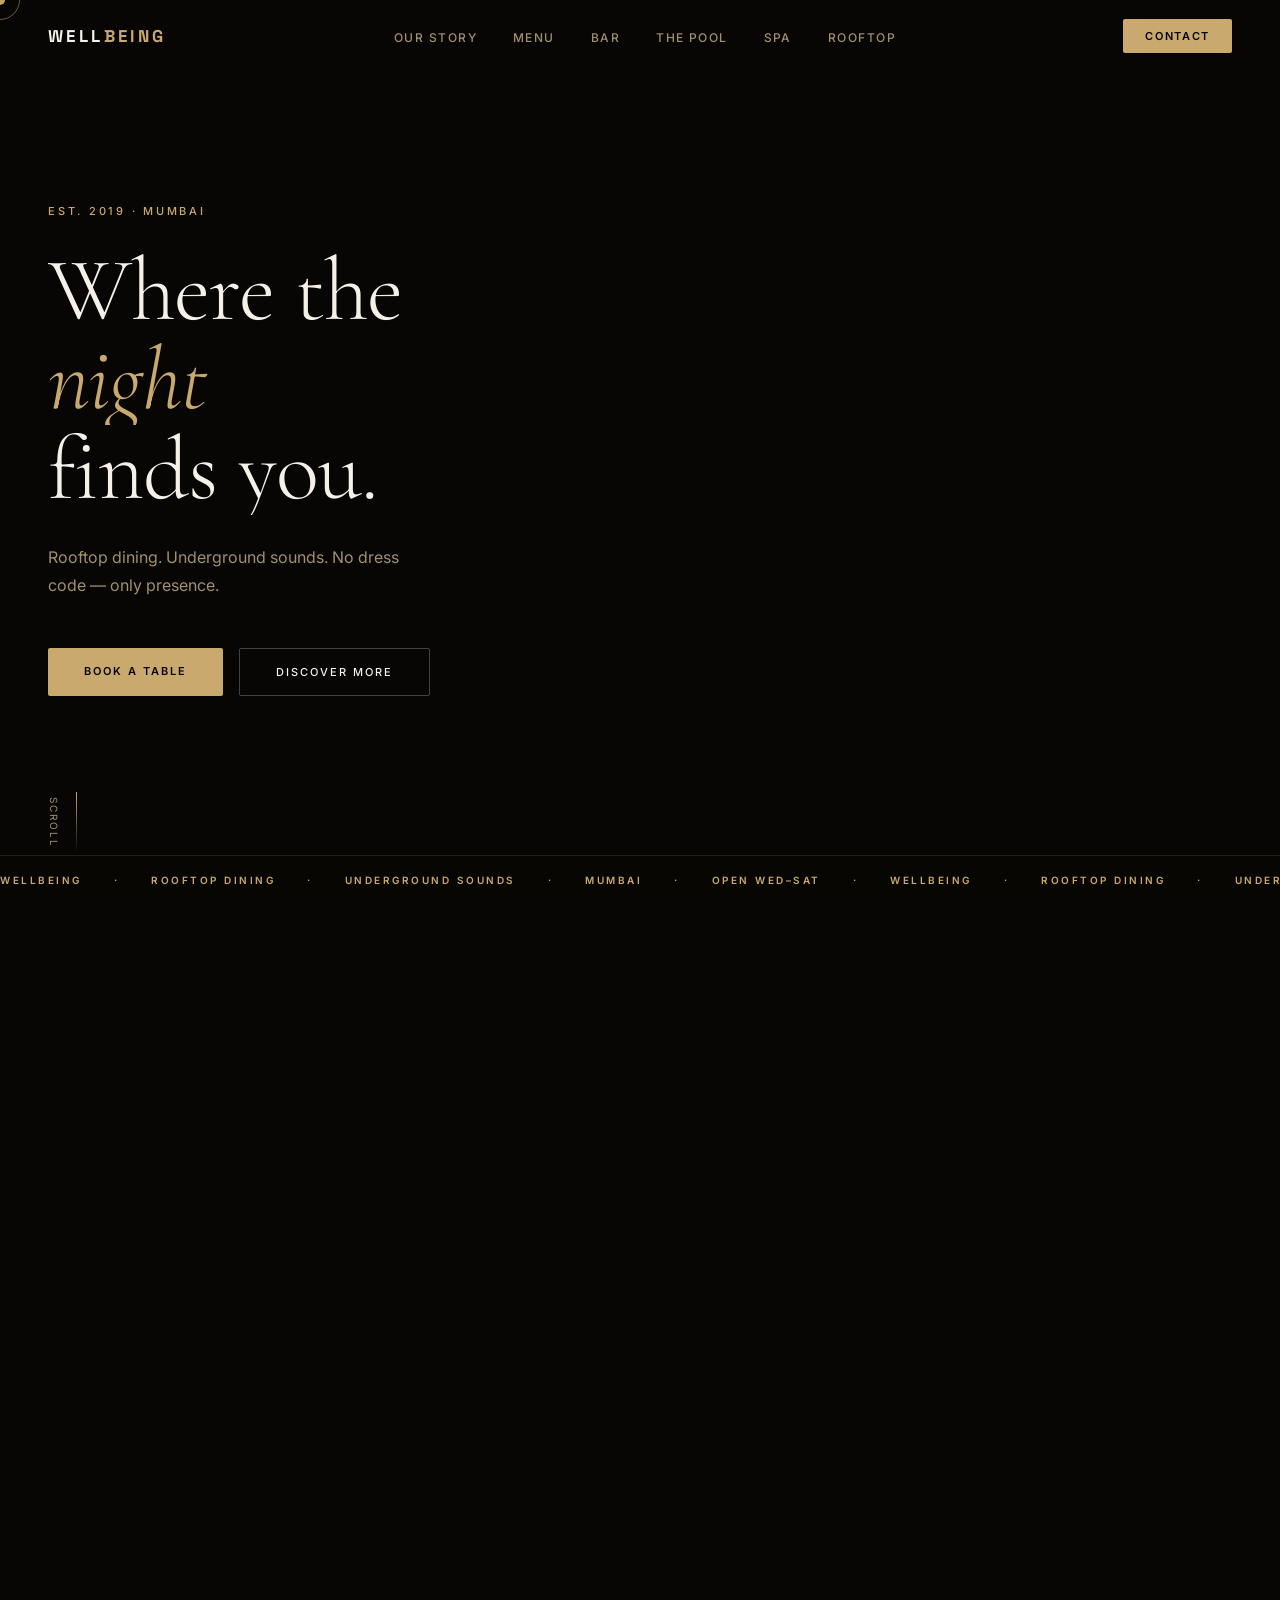
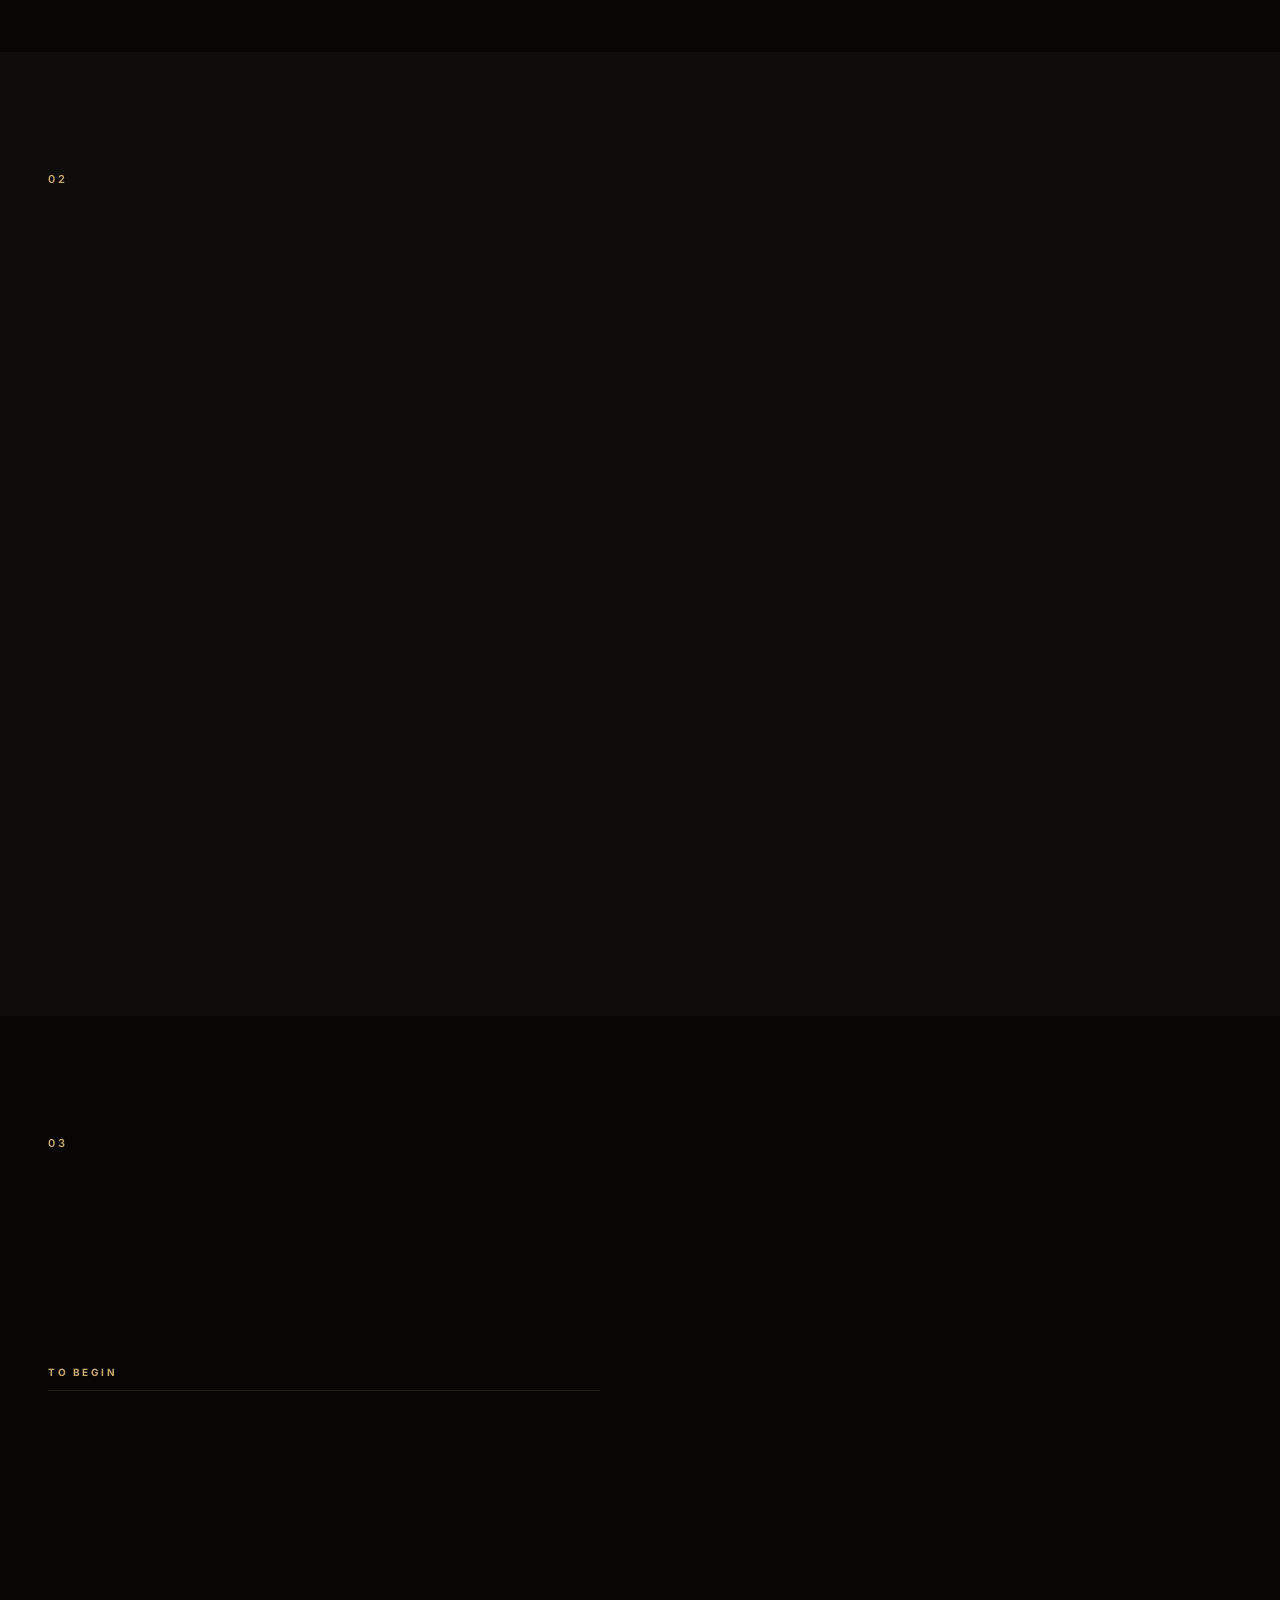
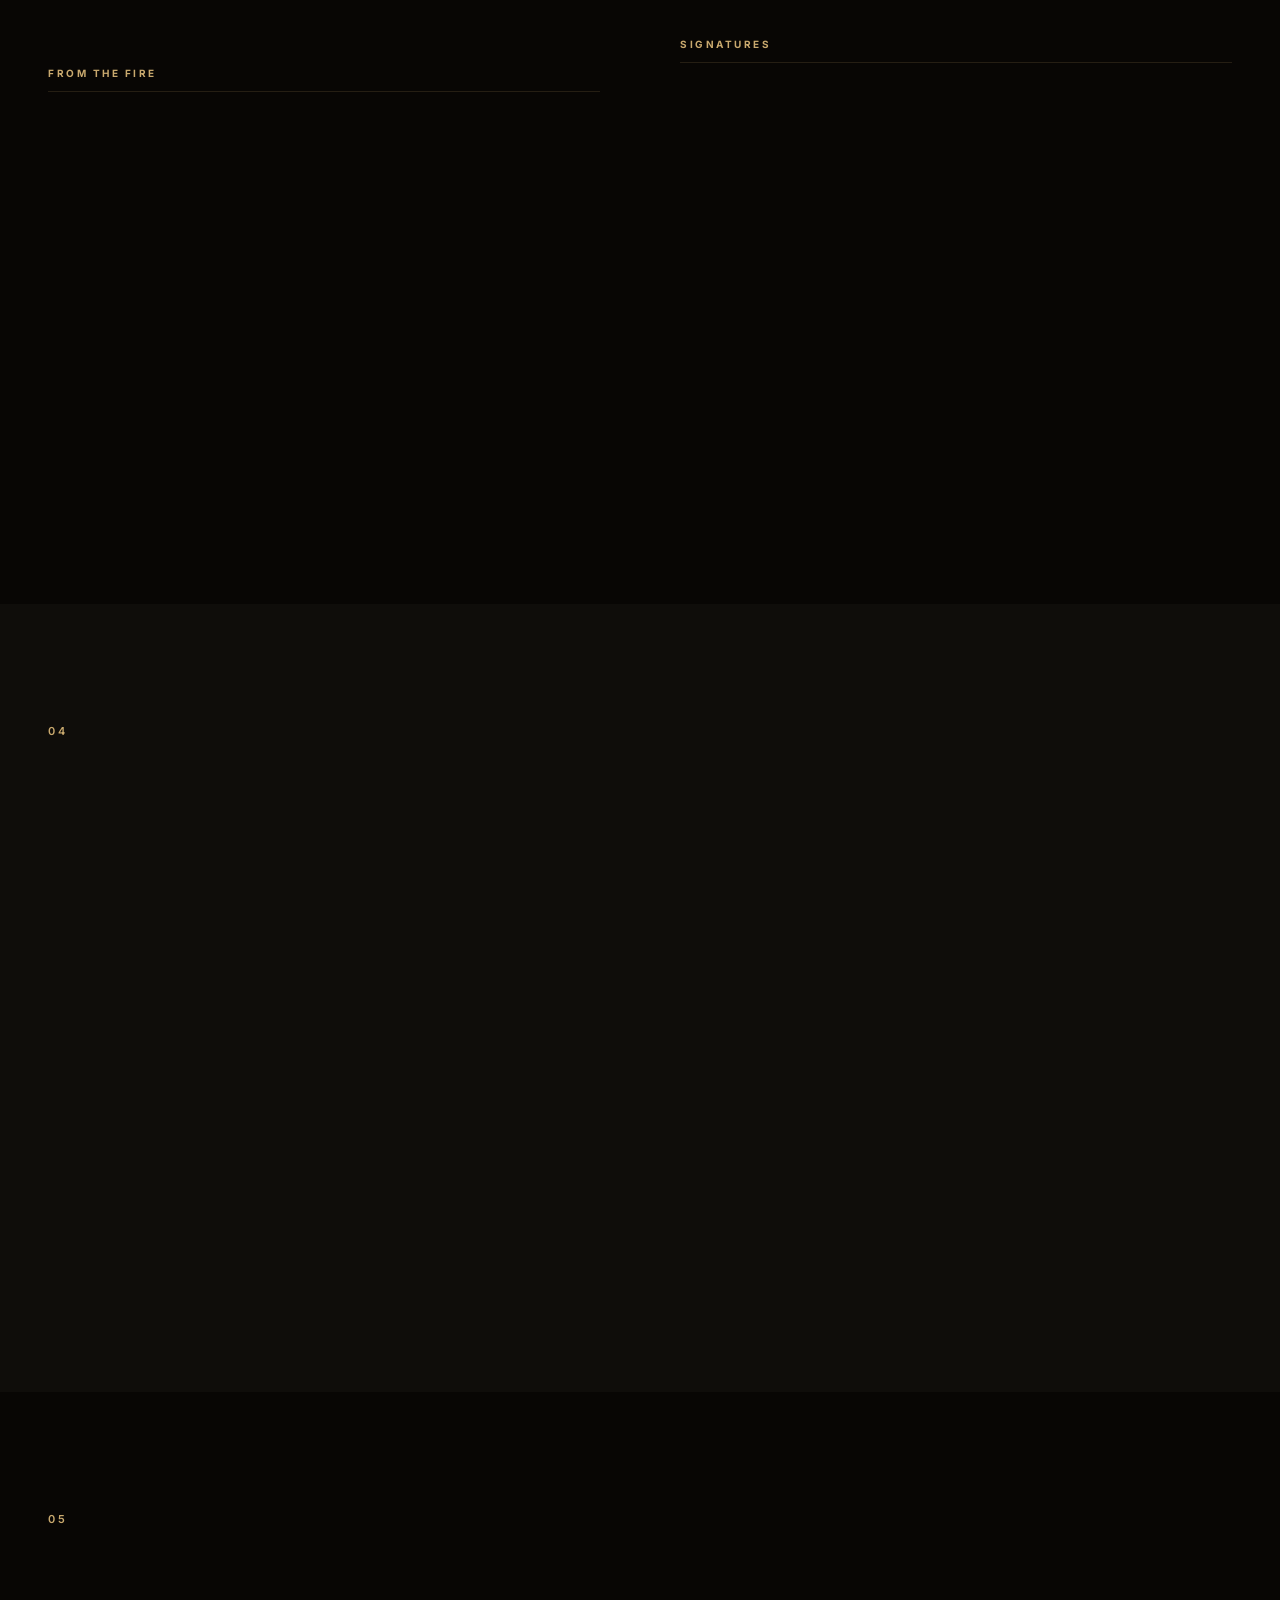
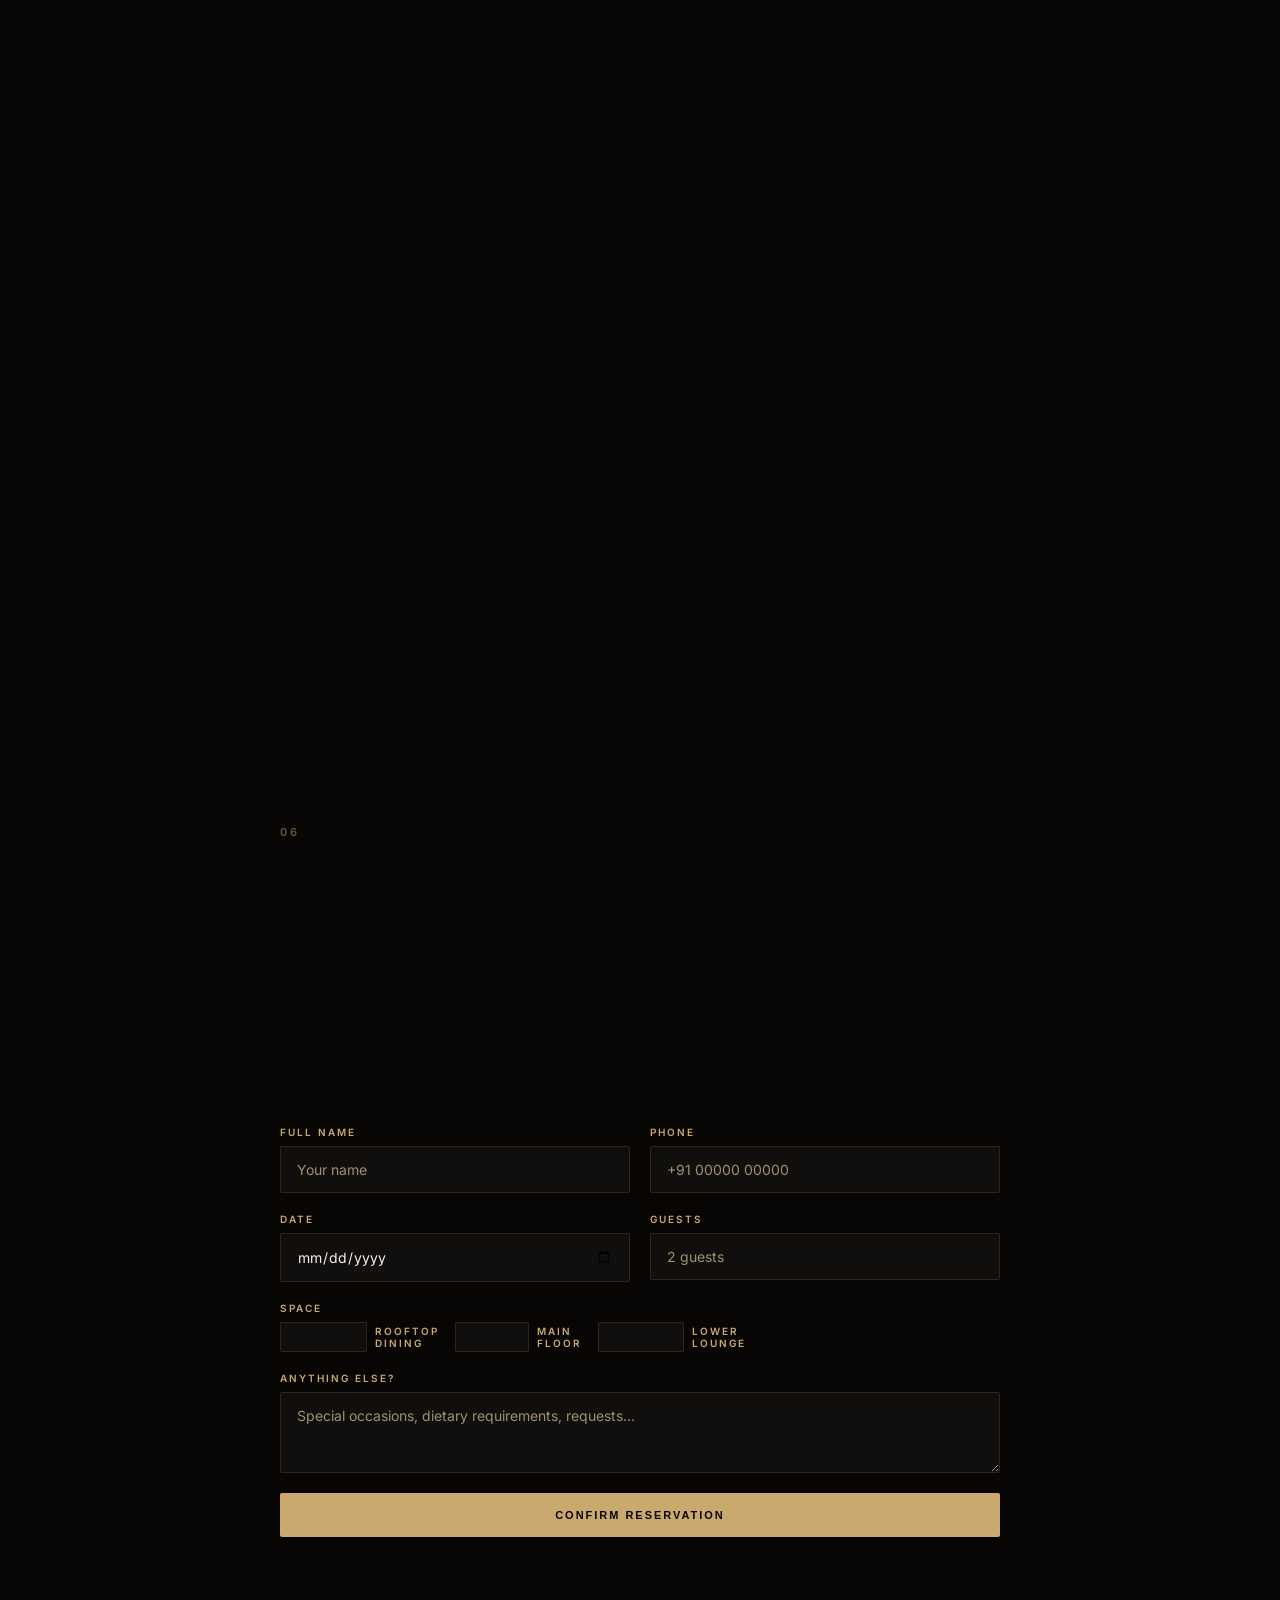
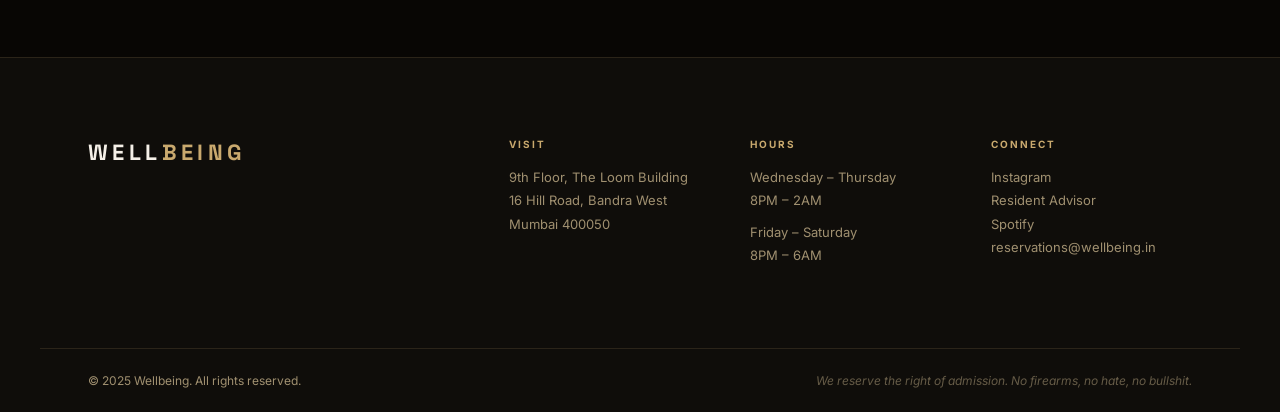
<file: index.html>
<!DOCTYPE html>
<html lang="en">
<head>
  <meta charset="UTF-8">
  <meta name="viewport" content="width=device-width, initial-scale=1.0">
  <title>WELLBEING — Resto Bar & Club</title>
  <link rel="stylesheet" href="style.css">
  <link href="https://fonts.googleapis.com/css2?family=Cormorant+Garamond:ital,wght@0,300;0,400;0,500;0,600;1,300;1,400&family=Inter:wght@300;400;500;600&family=Space+Grotesk:wght@300;400;500;600;700&display=swap" rel="stylesheet">
</head>
<body>

  <!-- CURSOR -->
  <div id="cursor"></div>
  <div id="cursor-trail"></div>

  <!-- LOADER -->
  <div id="loader">
    <div class="loader-logo">WELL<span>BEING</span></div>
    <div class="loader-bar"><div class="loader-fill"></div></div>
  </div>

  <!-- NAV -->
  <nav id="nav">
    <a href="index.html" class="logo">WELL<span>BEING</span></a>
    <ul class="nav-links">
      <li><a href="about.html">Our Story</a></li>
      <li><a href="menu.html">Menu</a></li>
      <li><a href="cocktails.html">Bar</a></li>
      <li><a href="pool.html">The Pool</a></li>
      <li><a href="spa.html">Spa</a></li>
      <li><a href="rooftop.html">Rooftop</a></li>
    </ul>
    <a href="contact.html" class="nav-reserve">Contact</a>
    <button class="hamburger" id="hamburger">
      <span></span><span></span>
    </button>
  </nav>

  <!-- MOBILE MENU -->
  <div class="mobile-overlay" id="mobileOverlay">
    <ul>
      <li><a href="about.html" onclick="closeMenu()">Our Story</a></li>
      <li><a href="menu.html" onclick="closeMenu()">Menu</a></li>
      <li><a href="cocktails.html" onclick="closeMenu()">Bar</a></li>
      <li><a href="pool.html" onclick="closeMenu()">The Pool</a></li>
      <li><a href="spa.html" onclick="closeMenu()">Spa</a></li>
      <li><a href="rooftop.html" onclick="closeMenu()">Rooftop</a></li>
      <li><a href="artists.html" onclick="closeMenu()">Artists</a></li>
      <li><a href="membership.html" onclick="closeMenu()">Membership</a></li>
      <li><a href="private-events.html" onclick="closeMenu()">Private Events</a></li>
      <li><a href="faq.html" onclick="closeMenu()">FAQ</a></li>
      <li><a href="contact.html" onclick="closeMenu()">Contact</a></li>
    </ul>
  </div>

  <!-- HERO -->
  <section id="hero">
    <div class="hero-bg-img"></div>
    <div class="hero-overlay"></div>
    <div class="hero-content">
      <p class="hero-eyebrow">Est. 2019 · Mumbai</p>
      <h1 class="hero-title">
        <span class="line line-1">Where the</span>
        <span class="line line-2 italic">night</span>
        <span class="line line-3">finds you.</span>
      </h1>
      <p class="hero-sub">Rooftop dining. Underground sounds. No dress code — only presence.</p>
      <div class="hero-ctas">
        <a href="#reserve" class="cta-gold">Book a Table</a>
        <a href="#experience" class="cta-ghost">Discover More</a>
      </div>
    </div>
    <div class="hero-scroll-hint">
      <span>Scroll</span>
      <div class="scroll-line"></div>
    </div>
    <div class="hero-ticker">
      <div class="ticker-inner">
        <span>WELLBEING</span><span>·</span>
        <span>ROOFTOP DINING</span><span>·</span>
        <span>UNDERGROUND SOUNDS</span><span>·</span>
        <span>MUMBAI</span><span>·</span>
        <span>OPEN WED–SAT</span><span>·</span>
        <span>WELLBEING</span><span>·</span>
        <span>ROOFTOP DINING</span><span>·</span>
        <span>UNDERGROUND SOUNDS</span><span>·</span>
        <span>MUMBAI</span><span>·</span>
        <span>OPEN WED–SAT</span><span>·</span>
      </div>
    </div>
  </section>

  <!-- EXPERIENCE -->
  <section id="experience" class="section">
    <div class="exp-grid">
      <div class="exp-text">
        <p class="section-no">01</p>
        <h2 class="section-heading">Not just a<br><em>night out.</em></h2>
        <p class="body-text">Wellbeing lives on the 9th floor of a converted textile warehouse in Bandra. Three floors. One rooftop. A kitchen that doesn't close until 2am. We built this for the people who eat well, drink slowly, and dance until the city goes quiet.</p>
        <p class="body-text" style="margin-top:16px">We don't do VIP tables. We do experiences.</p>
        <div class="exp-stats">
          <div class="exp-stat"><span>9th</span><p>Floor</p></div>
          <div class="exp-stat"><span>3</span><p>Spaces</p></div>
          <div class="exp-stat"><span>2AM</span><p>Last orders</p></div>
        </div>
      </div>
      <div class="exp-img-col">
        <div class="exp-img exp-img-1"></div>
        <div class="exp-img exp-img-2"></div>
      </div>
    </div>
  </section>

  <!-- NIGHTS -->
  <section id="nights" class="section section-dark">
    <div class="container">
      <p class="section-no">02</p>
      <h2 class="section-heading">The <em>Nights</em></h2>
      <p class="section-sub">Every night is a different world. Same address. Never the same twice.</p>
      <div class="nights-grid">
        <div class="night-card" data-day="WED">
          <div class="night-img night-img-1"></div>
          <div class="night-info">
            <div class="night-day">Wednesday</div>
            <h3>SLOW BURN</h3>
            <p>Jazz, soul, and neo-soul. The week's midpoint — unhurried, warm, and dark as molasses. Guest vocalists every fortnight.</p>
            <div class="night-meta">
              <span>10PM – 2AM</span>
              <span>₹800 entry</span>
            </div>
          </div>
        </div>
        <div class="night-card" data-day="THU">
          <div class="night-img night-img-2"></div>
          <div class="night-info">
            <div class="night-day">Thursday</div>
            <h3>VOLTAGE</h3>
            <p>Afrobeats, Amapiano, Afropop. The sound that makes you forget your shoes. Resident DJ Kemi holds it down.</p>
            <div class="night-meta">
              <span>10PM – 3AM</span>
              <span>₹1000 entry</span>
            </div>
          </div>
        </div>
        <div class="night-card featured-night" data-day="FRI">
          <div class="night-img night-img-3"></div>
          <div class="night-info">
            <div class="night-tag">Flagship Night</div>
            <div class="night-day">Friday</div>
            <h3>WELLBEING</h3>
            <p>This is the one. Deep house, tech house, minimal. The full venue opens. Rooftop til sunrise. Door selection applies.</p>
            <div class="night-meta">
              <span>11PM – 5AM</span>
              <span>₹1800 entry</span>
            </div>
          </div>
        </div>
        <div class="night-card" data-day="SAT">
          <div class="night-img night-img-4"></div>
          <div class="night-info">
            <div class="night-day">Saturday</div>
            <h3>SIGNAL</h3>
            <p>Electronic. Industrial. Techno. Our darkest, loudest night. Earplugs at the door. The subwoofers were custom-built for this room.</p>
            <div class="night-meta">
              <span>11PM – 6AM</span>
              <span>₹2000 entry</span>
            </div>
          </div>
        </div>
      </div>
    </div>
  </section>

  <!-- THE TABLE -->
  <section id="table" class="section">
    <div class="container">
      <p class="section-no">03</p>
      <h2 class="section-heading">The <em>Table</em></h2>
      <p class="section-sub">Modern Indian coastal kitchen. Small plates, big flavours. The bar stays open long after the kitchen closes.</p>
      <div class="table-layout">
        <div class="menu-col">
          <h4 class="menu-category">To Begin</h4>
          <div class="menu-item">
            <div>
              <p class="dish-name">Charred Corn Chaat</p>
              <p class="dish-desc">Smoked yoghurt, tamarind gel, puffed amaranth</p>
            </div>
            <span class="dish-price">₹420</span>
          </div>
          <div class="menu-item">
            <div>
              <p class="dish-name">Kingfish Crudo</p>
              <p class="dish-desc">Coconut leche de tigre, green chilli oil, crispy shallots</p>
            </div>
            <span class="dish-price">₹680</span>
          </div>
          <div class="menu-item">
            <div>
              <p class="dish-name">Truffle Naan Board</p>
              <p class="dish-desc">Black truffle, aged ghee, roasted garlic butter, sea salt</p>
            </div>
            <span class="dish-price">₹540</span>
          </div>
          <h4 class="menu-category" style="margin-top:32px">From the Fire</h4>
          <div class="menu-item">
            <div>
              <p class="dish-name">Lamb Sheekh</p>
              <p class="dish-desc">Smoked paprika, saffron yoghurt, pickled onion, roti</p>
            </div>
            <span class="dish-price">₹890</span>
          </div>
          <div class="menu-item">
            <div>
              <p class="dish-name">Malabar Prawn Moilee</p>
              <p class="dish-desc">Coconut broth, turmeric, kaffir lime, steamed rice</p>
            </div>
            <span class="dish-price">₹1100</span>
          </div>
        </div>
        <div class="bar-col">
          <div class="bar-img"></div>
          <h4 class="menu-category">Signatures</h4>
          <div class="cocktail-item">
            <p class="dish-name">The Wellbeing</p>
            <p class="dish-desc">Gin, elderflower, yuzu, activated charcoal foam</p>
            <span class="dish-price">₹750</span>
          </div>
          <div class="cocktail-item">
            <p class="dish-name">Bombay After Dark</p>
            <p class="dish-desc">Dark rum, tamarind, fresh lime, smoked salt rim</p>
            <span class="dish-price">₹680</span>
          </div>
          <div class="cocktail-item">
            <p class="dish-name">Signal Fire</p>
            <p class="dish-desc">Mezcal, rose, cardamom, fresh blood orange</p>
            <span class="dish-price">₹820</span>
          </div>
          <div class="cocktail-item">
            <p class="dish-name">The Long Goodbye</p>
            <p class="dish-desc">Aged whisky, black sesame orgeat, coconut water, ice sphere</p>
            <span class="dish-price">₹950</span>
          </div>
        </div>
      </div>
    </div>
  </section>

  <!-- GALLERY -->
  <section id="gallery" class="section section-dark">
    <div class="container">
      <p class="section-no">04</p>
      <h2 class="section-heading">Inside <em>Wellbeing</em></h2>
    </div>
    <div class="gallery-strip">
      <div class="gallery-item g1"></div>
      <div class="gallery-item g2"></div>
      <div class="gallery-item g3"></div>
      <div class="gallery-item g4"></div>
      <div class="gallery-item g5"></div>
      <div class="gallery-item g6"></div>
    </div>
  </section>

  <!-- ARTISTS -->
  <section id="artists" class="section">
    <div class="container">
      <p class="section-no">05</p>
      <h2 class="section-heading">The <em>Artists</em></h2>
      <p class="section-sub">Our residents. The people who make the rooms move.</p>
      <div class="artists-grid">
        <div class="artist-card">
          <div class="artist-img artist-img-1"></div>
          <div class="artist-info">
            <h3>DJ KEMI</h3>
            <p class="artist-genre">Afrobeats · Amapiano</p>
            <p>Lagos-born, Mumbai-based. Kemi has been the heartbeat of Voltage since day one. Expect sweat.</p>
          </div>
        </div>
        <div class="artist-card">
          <div class="artist-img artist-img-2"></div>
          <div class="artist-info">
            <h3>RAAHI</h3>
            <p class="artist-genre">Deep House · Minimal</p>
            <p>The architect of Friday nights. Raahi's sets are marathon journeys — he takes you somewhere you've never been.</p>
          </div>
        </div>
        <div class="artist-card">
          <div class="artist-img artist-img-3"></div>
          <div class="artist-info">
            <h3>SABLE</h3>
            <p class="artist-genre">Techno · Industrial</p>
            <p>Berlin-trained, uncompromising. Sable built the Signal night from scratch and has been the loudest voice in the room since.</p>
          </div>
        </div>
        <div class="artist-card">
          <div class="artist-img artist-img-4"></div>
          <div class="artist-info">
            <h3>ZARA NOOR</h3>
            <p class="artist-genre">Jazz · Neo-Soul · Live</p>
            <p>Vocalist, composer, force of nature. Zara's Slow Burn residency has a 3-month waiting list. Come early.</p>
          </div>
        </div>
      </div>
    </div>
  </section>

  <!-- RESERVE -->
  <section id="reserve" class="section section-reserve">
    <div class="container reserve-container">
      <p class="section-no light">06</p>
      <h2 class="section-heading light">Make your<br><em>reservation.</em></h2>
      <p class="section-sub light">Tables fill up fast on Fridays and Saturdays. We hold reservations for 15 minutes after the booked time.</p>
      <form class="reserve-form" onsubmit="handleReserve(event)">
        <div class="form-row">
          <div class="form-field">
            <label>Full Name</label>
            <input type="text" placeholder="Your name" required>
          </div>
          <div class="form-field">
            <label>Phone</label>
            <input type="tel" placeholder="+91 00000 00000" required>
          </div>
        </div>
        <div class="form-row">
          <div class="form-field">
            <label>Date</label>
            <input type="date" required>
          </div>
          <div class="form-field">
            <label>Guests</label>
            <select>
              <option>2 guests</option>
              <option>3–4 guests</option>
              <option>5–6 guests</option>
              <option>7+ guests</option>
            </select>
          </div>
        </div>
        <div class="form-field">
          <label>Space</label>
          <div class="space-options">
            <label class="space-opt"><input type="radio" name="space" value="rooftop" checked> Rooftop Dining</label>
            <label class="space-opt"><input type="radio" name="space" value="main"> Main Floor</label>
            <label class="space-opt"><input type="radio" name="space" value="lounge"> Lower Lounge</label>
          </div>
        </div>
        <div class="form-field">
          <label>Anything else?</label>
          <textarea placeholder="Special occasions, dietary requirements, requests…" rows="3"></textarea>
        </div>
        <button type="submit" class="cta-gold">Confirm Reservation</button>
      </form>
      <div id="reserve-success" style="display:none" class="reserve-success">
        <p>✦ We have your table. See you soon.</p>
      </div>
    </div>
  </section>

  <!-- FOOTER -->
  <footer id="footer">
    <div class="footer-top">
      <div class="footer-logo">WELL<span>BEING</span></div>
      <div class="footer-cols">
        <div class="footer-col">
          <h4>Visit</h4>
          <p>9th Floor, The Loom Building<br>16 Hill Road, Bandra West<br>Mumbai 400050</p>
        </div>
        <div class="footer-col">
          <h4>Hours</h4>
          <p>Wednesday – Thursday<br>8PM – 2AM</p>
          <p style="margin-top:8px">Friday – Saturday<br>8PM – 6AM</p>
        </div>
        <div class="footer-col">
          <h4>Connect</h4>
          <a href="#">Instagram</a>
          <a href="#">Resident Advisor</a>
          <a href="#">Spotify</a>
          <a href="#">reservations@wellbeing.in</a>
        </div>
      </div>
    </div>
    <div class="footer-bottom">
      <p>© 2025 Wellbeing. All rights reserved.</p>
      <p class="footer-note">We reserve the right of admission. No firearms, no hate, no bullshit.</p>
    </div>
  </footer>

  <script src="script.js"></script>
</body>
</html>
</file>
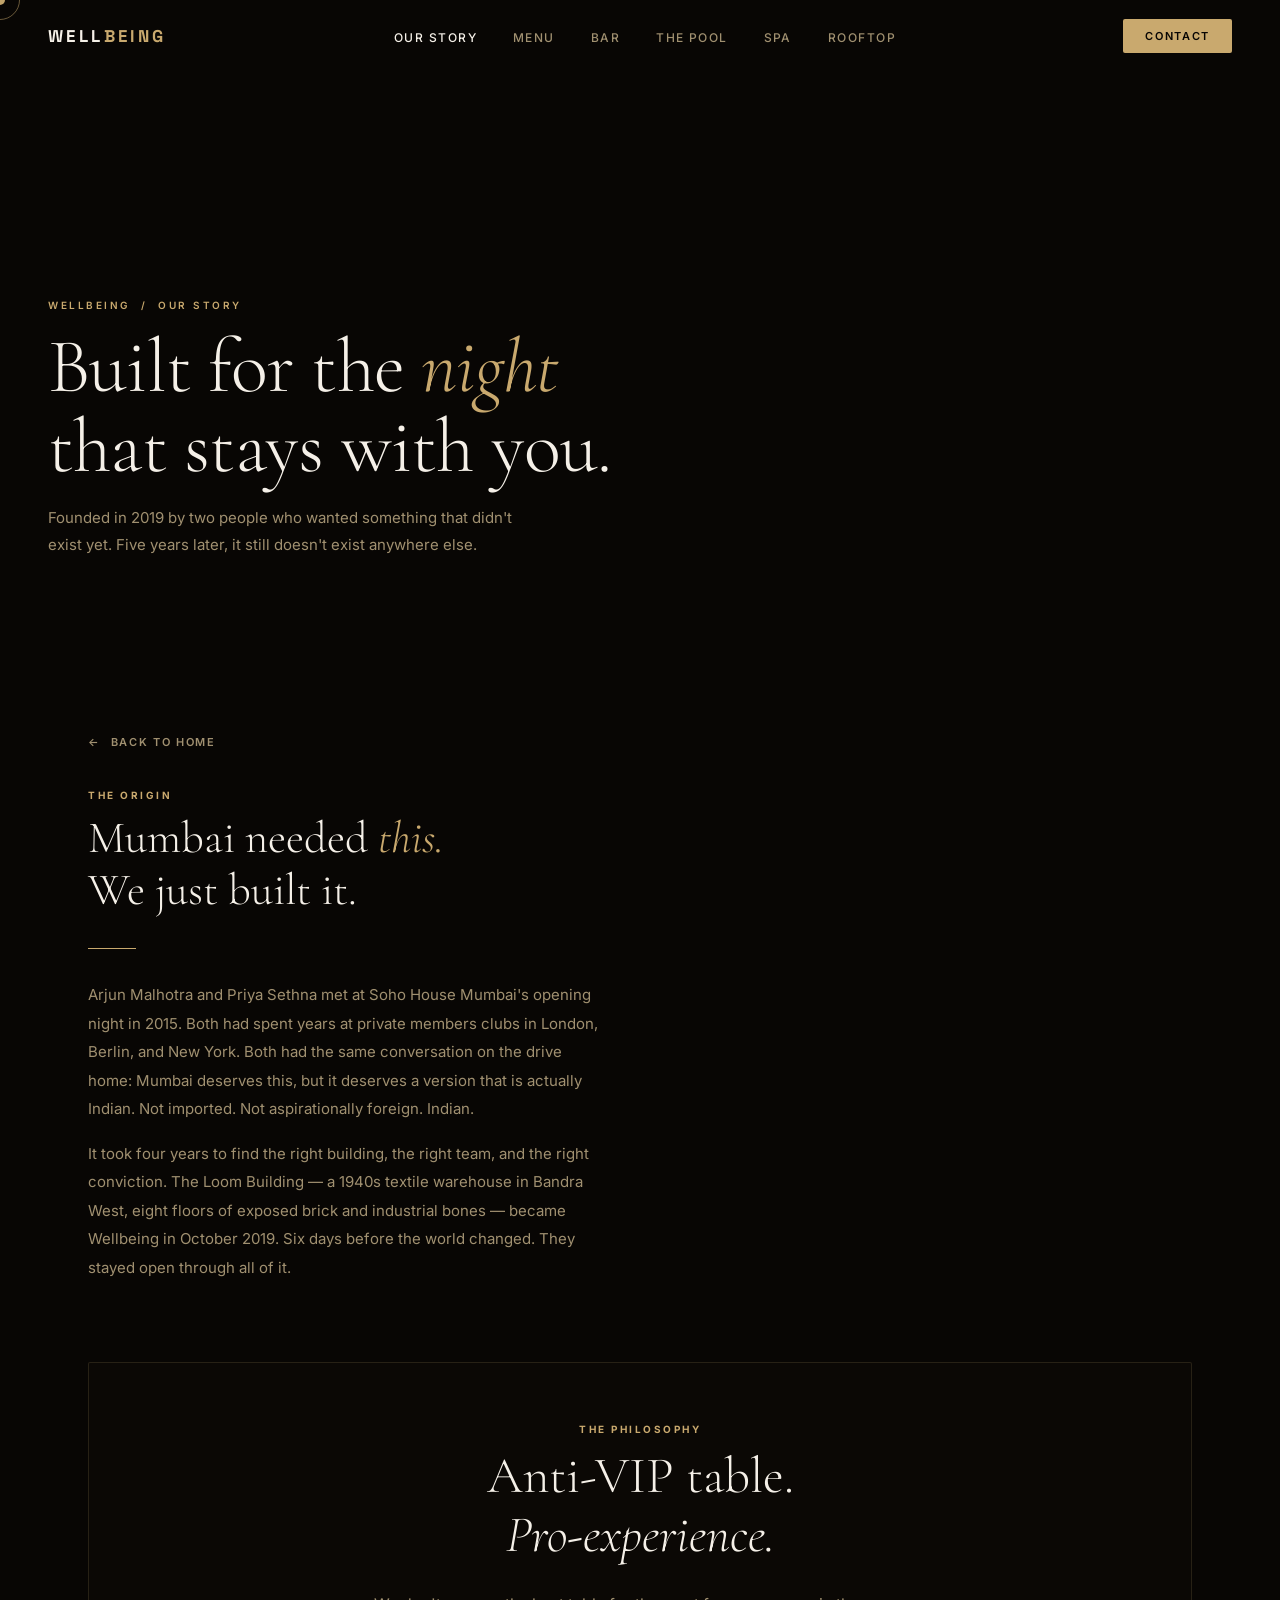
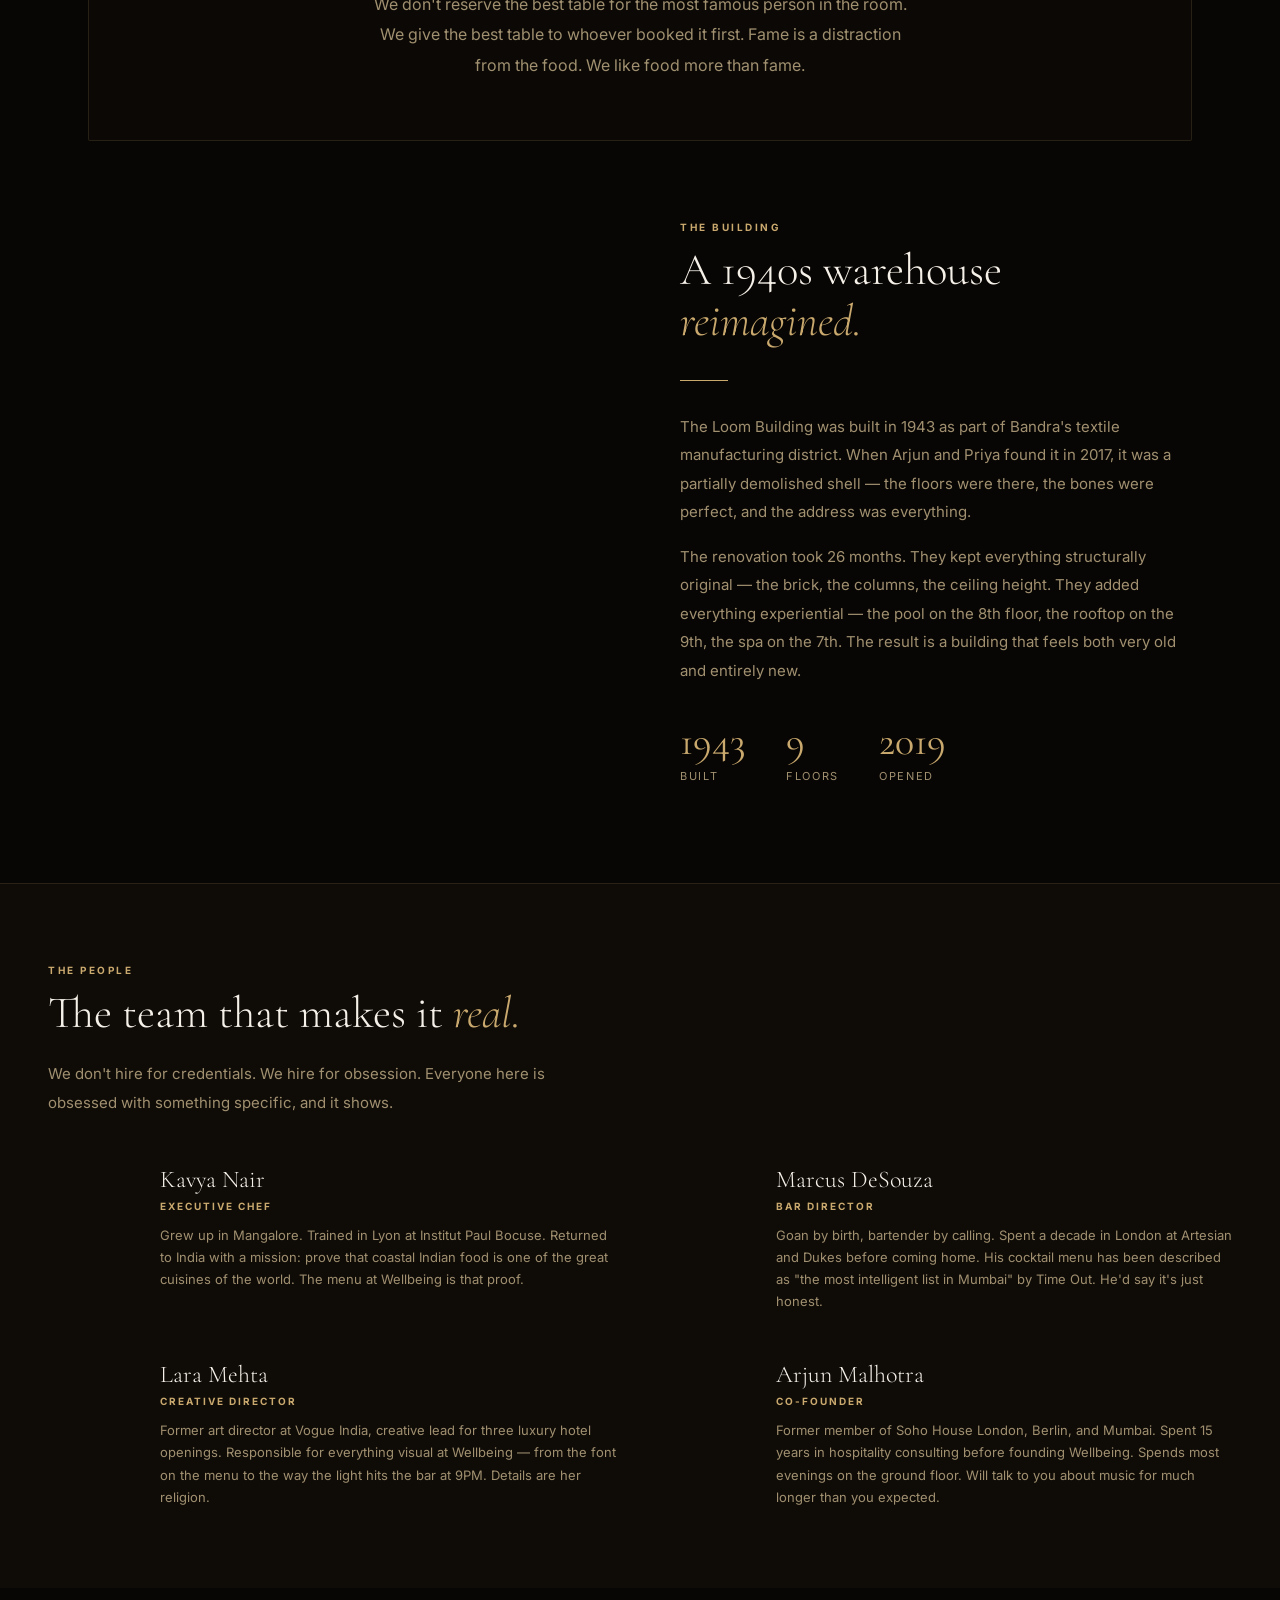
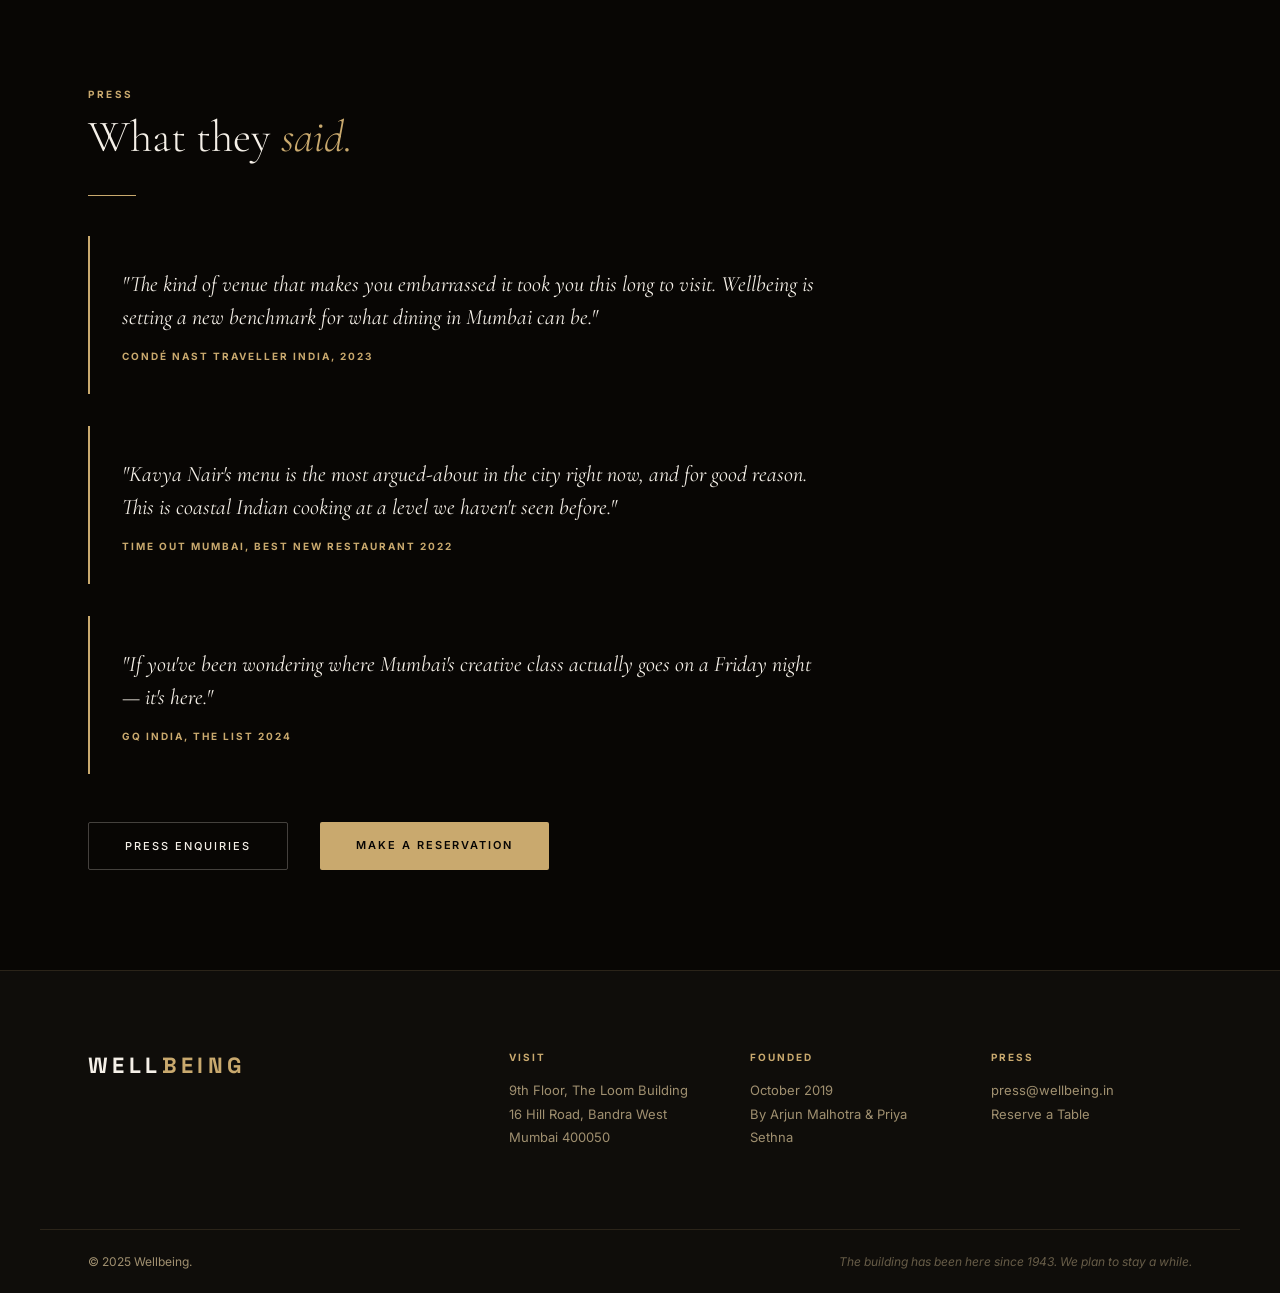
<file: about.html>
<!DOCTYPE html>
<html lang="en">
<head>
  <meta charset="UTF-8">
  <meta name="viewport" content="width=device-width, initial-scale=1.0">
  <title>Our Story — WELLBEING</title>
  <link rel="stylesheet" href="style.css">
  <link rel="stylesheet" href="pages.css">
  <link href="https://fonts.googleapis.com/css2?family=Cormorant+Garamond:ital,wght@0,300;0,400;1,300;1,400&family=Inter:wght@300;400;500;600&family=Space+Grotesk:wght@300;400;500;600;700&display=swap" rel="stylesheet">
</head>
<body>
  <div id="cursor"></div><div id="cursor-trail"></div>
  <nav id="nav">
    <a href="index.html" class="logo">WELL<span>BEING</span></a>
    <ul class="nav-links">
      <li><a href="about.html" style="color:var(--cream)">Our Story</a></li>
      <li><a href="menu.html">Menu</a></li>
      <li><a href="cocktails.html">Bar</a></li>
      <li><a href="pool.html">The Pool</a></li>
      <li><a href="spa.html">Spa</a></li>
      <li><a href="rooftop.html">Rooftop</a></li>
    </ul>
    <a href="contact.html" class="nav-reserve">Contact</a>
    <button class="hamburger" id="hamburger"><span></span><span></span></button>
  </nav>
  <div class="mobile-overlay" id="mobileOverlay">
    <ul>
      <li><a href="index.html" onclick="closeMenu()">Home</a></li>
      <li><a href="about.html" onclick="closeMenu()">Our Story</a></li>
      <li><a href="menu.html" onclick="closeMenu()">Menu</a></li>
      <li><a href="cocktails.html" onclick="closeMenu()">Bar</a></li>
      <li><a href="pool.html" onclick="closeMenu()">The Pool</a></li>
      <li><a href="spa.html" onclick="closeMenu()">Spa</a></li>
      <li><a href="rooftop.html" onclick="closeMenu()">Rooftop</a></li>
      <li><a href="artists.html" onclick="closeMenu()">Artists</a></li>
      <li><a href="membership.html" onclick="closeMenu()">Membership</a></li>
      <li><a href="private-events.html" onclick="closeMenu()">Private Events</a></li>
      <li><a href="faq.html" onclick="closeMenu()">FAQ</a></li>
      <li><a href="contact.html" onclick="closeMenu()">Contact</a></li>
    </ul>
  </div>

  <!-- HERO -->
  <section class="page-hero" style="min-height:70vh">
    <div class="page-hero-bg" style="background-image:url('https://images.unsplash.com/photo-1543007630-9710e4a00a20?w=1920&q=85&auto=format&fit=crop')"></div>
    <div class="page-hero-content">
      <p class="breadcrumb"><a href="index.html">Wellbeing</a> &nbsp;/&nbsp; Our Story</p>
      <h1 class="page-title">Built for the <em>night</em><br>that stays with you.</h1>
      <p class="page-tagline">Founded in 2019 by two people who wanted something that didn't exist yet. Five years later, it still doesn't exist anywhere else.</p>
    </div>
  </section>

  <!-- FOUNDING STORY -->
  <div class="page-body">
    <a href="index.html" class="back-link">Back to Home</a>
    <div class="two-col">
      <div>
        <p class="sub-label">The Origin</p>
        <h2 class="sub-heading">Mumbai needed <em>this.</em><br>We just built it.</h2>
        <div class="gold-divider"></div>
        <p class="sub-body">Arjun Malhotra and Priya Sethna met at Soho House Mumbai's opening night in 2015. Both had spent years at private members clubs in London, Berlin, and New York. Both had the same conversation on the drive home: Mumbai deserves this, but it deserves a version that is actually Indian. Not imported. Not aspirationally foreign. Indian.</p>
        <p class="sub-body" style="margin-top:16px">It took four years to find the right building, the right team, and the right conviction. The Loom Building — a 1940s textile warehouse in Bandra West, eight floors of exposed brick and industrial bones — became Wellbeing in October 2019. Six days before the world changed. They stayed open through all of it.</p>
      </div>
      <div class="page-img" style="background-image:url('https://images.unsplash.com/photo-1600585154340-be6161a56a0c?w=900&q=80&auto=format&fit=crop')"></div>
    </div>

    <!-- PHILOSOPHY -->
    <div style="margin-top:80px;padding:60px;border:1px solid var(--border);border-radius:2px;background:rgba(201,169,110,0.02);text-align:center">
      <p class="sub-label" style="text-align:center">The Philosophy</p>
      <h2 style="font-family:'Cormorant Garamond',serif;font-size:clamp(32px,4vw,56px);font-weight:300;color:var(--cream);max-width:700px;margin:0 auto 24px;line-height:1.15">Anti-VIP table.<br><em>Pro-experience.</em></h2>
      <p style="font-size:16px;color:var(--warm);max-width:560px;margin:0 auto;line-height:1.9">We don't reserve the best table for the most famous person in the room. We give the best table to whoever booked it first. Fame is a distraction from the food. We like food more than fame.</p>
    </div>

    <!-- THE BUILDING -->
    <div class="two-col" style="margin-top:80px">
      <div class="page-img" style="background-image:url('https://images.unsplash.com/photo-1524634126442-357e0eac3c14?w=900&q=80&auto=format&fit=crop')"></div>
      <div>
        <p class="sub-label">The Building</p>
        <h2 class="sub-heading">A 1940s warehouse<br><em>reimagined.</em></h2>
        <div class="gold-divider"></div>
        <p class="sub-body">The Loom Building was built in 1943 as part of Bandra's textile manufacturing district. When Arjun and Priya found it in 2017, it was a partially demolished shell — the floors were there, the bones were perfect, and the address was everything.</p>
        <p class="sub-body" style="margin-top:16px">The renovation took 26 months. They kept everything structurally original — the brick, the columns, the ceiling height. They added everything experiential — the pool on the 8th floor, the rooftop on the 9th, the spa on the 7th. The result is a building that feels both very old and entirely new.</p>
        <div style="display:flex;gap:40px;margin-top:32px">
          <div><span style="font-family:'Cormorant Garamond',serif;font-size:40px;color:var(--gold)">1943</span><p style="font-size:11px;letter-spacing:0.15em;text-transform:uppercase;color:var(--warm);margin-top:4px">Built</p></div>
          <div><span style="font-family:'Cormorant Garamond',serif;font-size:40px;color:var(--gold)">9</span><p style="font-size:11px;letter-spacing:0.15em;text-transform:uppercase;color:var(--warm);margin-top:4px">Floors</p></div>
          <div><span style="font-family:'Cormorant Garamond',serif;font-size:40px;color:var(--gold)">2019</span><p style="font-size:11px;letter-spacing:0.15em;text-transform:uppercase;color:var(--warm);margin-top:4px">Opened</p></div>
        </div>
      </div>
    </div>
  </div>

  <!-- TEAM -->
  <section class="page-section" style="background:rgba(201,169,110,0.03);border-top:1px solid var(--border)">
    <div class="inner">
      <p class="sub-label">The People</p>
      <h2 class="sub-heading">The team that makes it <em>real.</em></h2>
      <p class="sub-body" style="margin-bottom:48px">We don't hire for credentials. We hire for obsession. Everyone here is obsessed with something specific, and it shows.</p>
      <div style="display:grid;grid-template-columns:1fr 1fr;gap:48px">
        <div style="display:flex;gap:32px;align-items:flex-start">
          <div style="width:80px;height:80px;border-radius:50%;background-image:url('https://images.unsplash.com/photo-1573496359142-b8d87734a5a2?w=200&q=80&auto=format&fit=crop');background-size:cover;background-position:center;flex-shrink:0;filter:brightness(0.9)"></div>
          <div>
            <p style="font-family:'Cormorant Garamond',serif;font-size:24px;font-weight:300;color:var(--cream)">Kavya Nair</p>
            <p style="font-size:10px;font-weight:700;letter-spacing:0.2em;text-transform:uppercase;color:var(--gold);margin:6px 0 12px">Executive Chef</p>
            <p style="font-size:13px;color:var(--warm);line-height:1.7">Grew up in Mangalore. Trained in Lyon at Institut Paul Bocuse. Returned to India with a mission: prove that coastal Indian food is one of the great cuisines of the world. The menu at Wellbeing is that proof.</p>
          </div>
        </div>
        <div style="display:flex;gap:32px;align-items:flex-start">
          <div style="width:80px;height:80px;border-radius:50%;background-image:url('https://images.unsplash.com/photo-1500648767791-00dcc994a43e?w=200&q=80&auto=format&fit=crop');background-size:cover;background-position:center;flex-shrink:0;filter:brightness(0.9)"></div>
          <div>
            <p style="font-family:'Cormorant Garamond',serif;font-size:24px;font-weight:300;color:var(--cream)">Marcus DeSouza</p>
            <p style="font-size:10px;font-weight:700;letter-spacing:0.2em;text-transform:uppercase;color:var(--gold);margin:6px 0 12px">Bar Director</p>
            <p style="font-size:13px;color:var(--warm);line-height:1.7">Goan by birth, bartender by calling. Spent a decade in London at Artesian and Dukes before coming home. His cocktail menu has been described as "the most intelligent list in Mumbai" by Time Out. He'd say it's just honest.</p>
          </div>
        </div>
        <div style="display:flex;gap:32px;align-items:flex-start">
          <div style="width:80px;height:80px;border-radius:50%;background-image:url('https://images.unsplash.com/photo-1487412720507-e7ab37603c6f?w=200&q=80&auto=format&fit=crop');background-size:cover;background-position:center;flex-shrink:0;filter:brightness(0.9)"></div>
          <div>
            <p style="font-family:'Cormorant Garamond',serif;font-size:24px;font-weight:300;color:var(--cream)">Lara Mehta</p>
            <p style="font-size:10px;font-weight:700;letter-spacing:0.2em;text-transform:uppercase;color:var(--gold);margin:6px 0 12px">Creative Director</p>
            <p style="font-size:13px;color:var(--warm);line-height:1.7">Former art director at Vogue India, creative lead for three luxury hotel openings. Responsible for everything visual at Wellbeing — from the font on the menu to the way the light hits the bar at 9PM. Details are her religion.</p>
          </div>
        </div>
        <div style="display:flex;gap:32px;align-items:flex-start">
          <div style="width:80px;height:80px;border-radius:50%;background-image:url('https://images.unsplash.com/photo-1560250097-0b93528c311a?w=200&q=80&auto=format&fit=crop');background-size:cover;background-position:center;flex-shrink:0;filter:brightness(0.9)"></div>
          <div>
            <p style="font-family:'Cormorant Garamond',serif;font-size:24px;font-weight:300;color:var(--cream)">Arjun Malhotra</p>
            <p style="font-size:10px;font-weight:700;letter-spacing:0.2em;text-transform:uppercase;color:var(--gold);margin:6px 0 12px">Co-Founder</p>
            <p style="font-size:13px;color:var(--warm);line-height:1.7">Former member of Soho House London, Berlin, and Mumbai. Spent 15 years in hospitality consulting before founding Wellbeing. Spends most evenings on the ground floor. Will talk to you about music for much longer than you expected.</p>
          </div>
        </div>
      </div>
    </div>
  </section>

  <!-- PRESS -->
  <div class="page-body">
    <p class="sub-label">Press</p>
    <h2 class="sub-heading">What they <em>said.</em></h2>
    <div class="gold-divider"></div>
    <div style="display:flex;flex-direction:column;gap:32px;margin-top:40px;max-width:760px">
      <div style="padding:32px;border-left:2px solid var(--gold);padding-left:32px">
        <p style="font-family:'Cormorant Garamond',serif;font-size:22px;font-style:italic;color:var(--cream);line-height:1.5;margin-bottom:16px">"The kind of venue that makes you embarrassed it took you this long to visit. Wellbeing is setting a new benchmark for what dining in Mumbai can be."</p>
        <p style="font-size:10px;font-weight:700;letter-spacing:0.2em;text-transform:uppercase;color:var(--gold)">Condé Nast Traveller India, 2023</p>
      </div>
      <div style="padding:32px;border-left:2px solid var(--gold);padding-left:32px">
        <p style="font-family:'Cormorant Garamond',serif;font-size:22px;font-style:italic;color:var(--cream);line-height:1.5;margin-bottom:16px">"Kavya Nair's menu is the most argued-about in the city right now, and for good reason. This is coastal Indian cooking at a level we haven't seen before."</p>
        <p style="font-size:10px;font-weight:700;letter-spacing:0.2em;text-transform:uppercase;color:var(--gold)">Time Out Mumbai, Best New Restaurant 2022</p>
      </div>
      <div style="padding:32px;border-left:2px solid var(--gold);padding-left:32px">
        <p style="font-family:'Cormorant Garamond',serif;font-size:22px;font-style:italic;color:var(--cream);line-height:1.5;margin-bottom:16px">"If you've been wondering where Mumbai's creative class actually goes on a Friday night — it's here."</p>
        <p style="font-size:10px;font-weight:700;letter-spacing:0.2em;text-transform:uppercase;color:var(--gold)">GQ India, The List 2024</p>
      </div>
    </div>
    <div style="margin-top:48px;display:flex;gap:32px;flex-wrap:wrap">
      <a href="mailto:press@wellbeing.in" class="cta-ghost">Press Enquiries</a>
      <a href="index.html#reserve" class="cta-gold">Make a Reservation</a>
    </div>
  </div>

  <footer id="footer">
    <div class="footer-top">
      <div class="footer-logo">WELL<span>BEING</span></div>
      <div class="footer-cols">
        <div class="footer-col"><h4>Visit</h4><p>9th Floor, The Loom Building<br>16 Hill Road, Bandra West<br>Mumbai 400050</p></div>
        <div class="footer-col"><h4>Founded</h4><p>October 2019<br>By Arjun Malhotra &amp; Priya Sethna</p></div>
        <div class="footer-col"><h4>Press</h4><a href="mailto:press@wellbeing.in">press@wellbeing.in</a><a href="index.html#reserve">Reserve a Table</a></div>
      </div>
    </div>
    <div class="footer-bottom"><p>© 2025 Wellbeing.</p><p class="footer-note">The building has been here since 1943. We plan to stay a while.</p></div>
  </footer>
  <script src="script.js"></script>
</body>
</html>
</file>
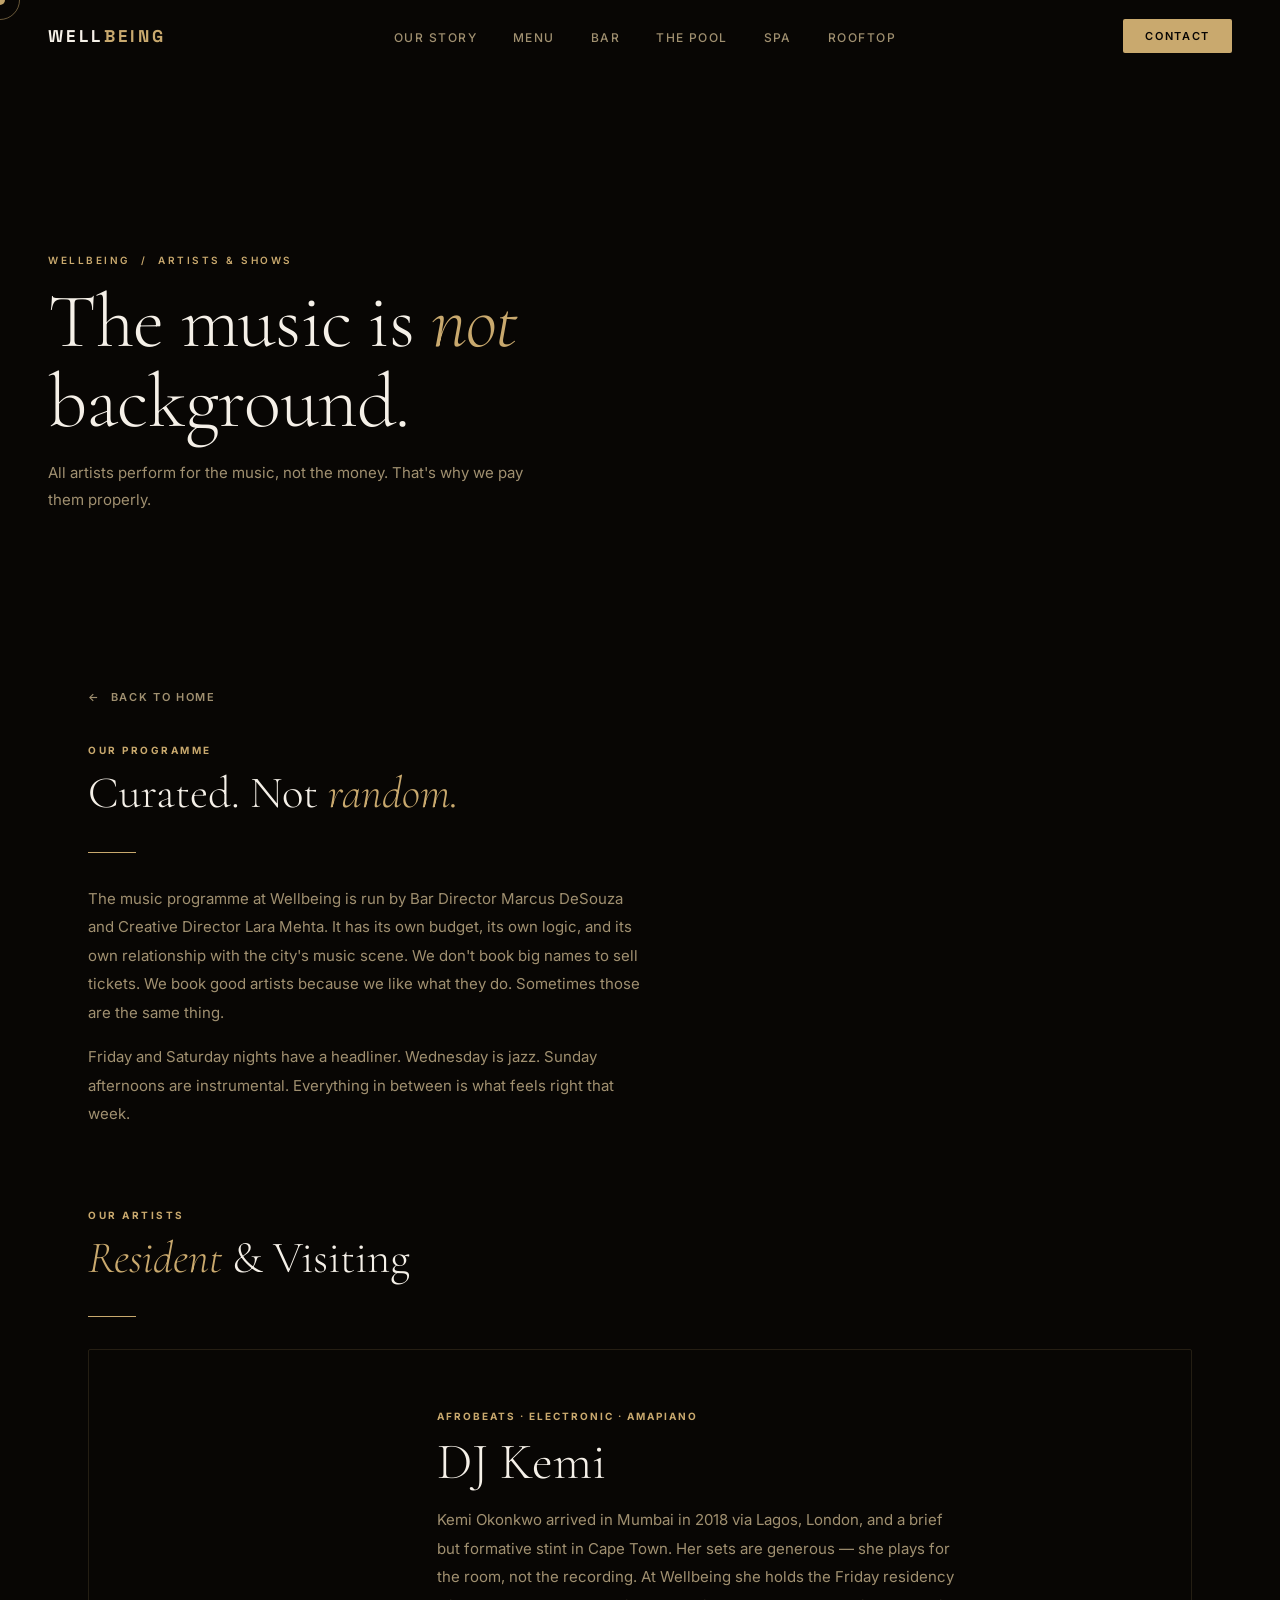
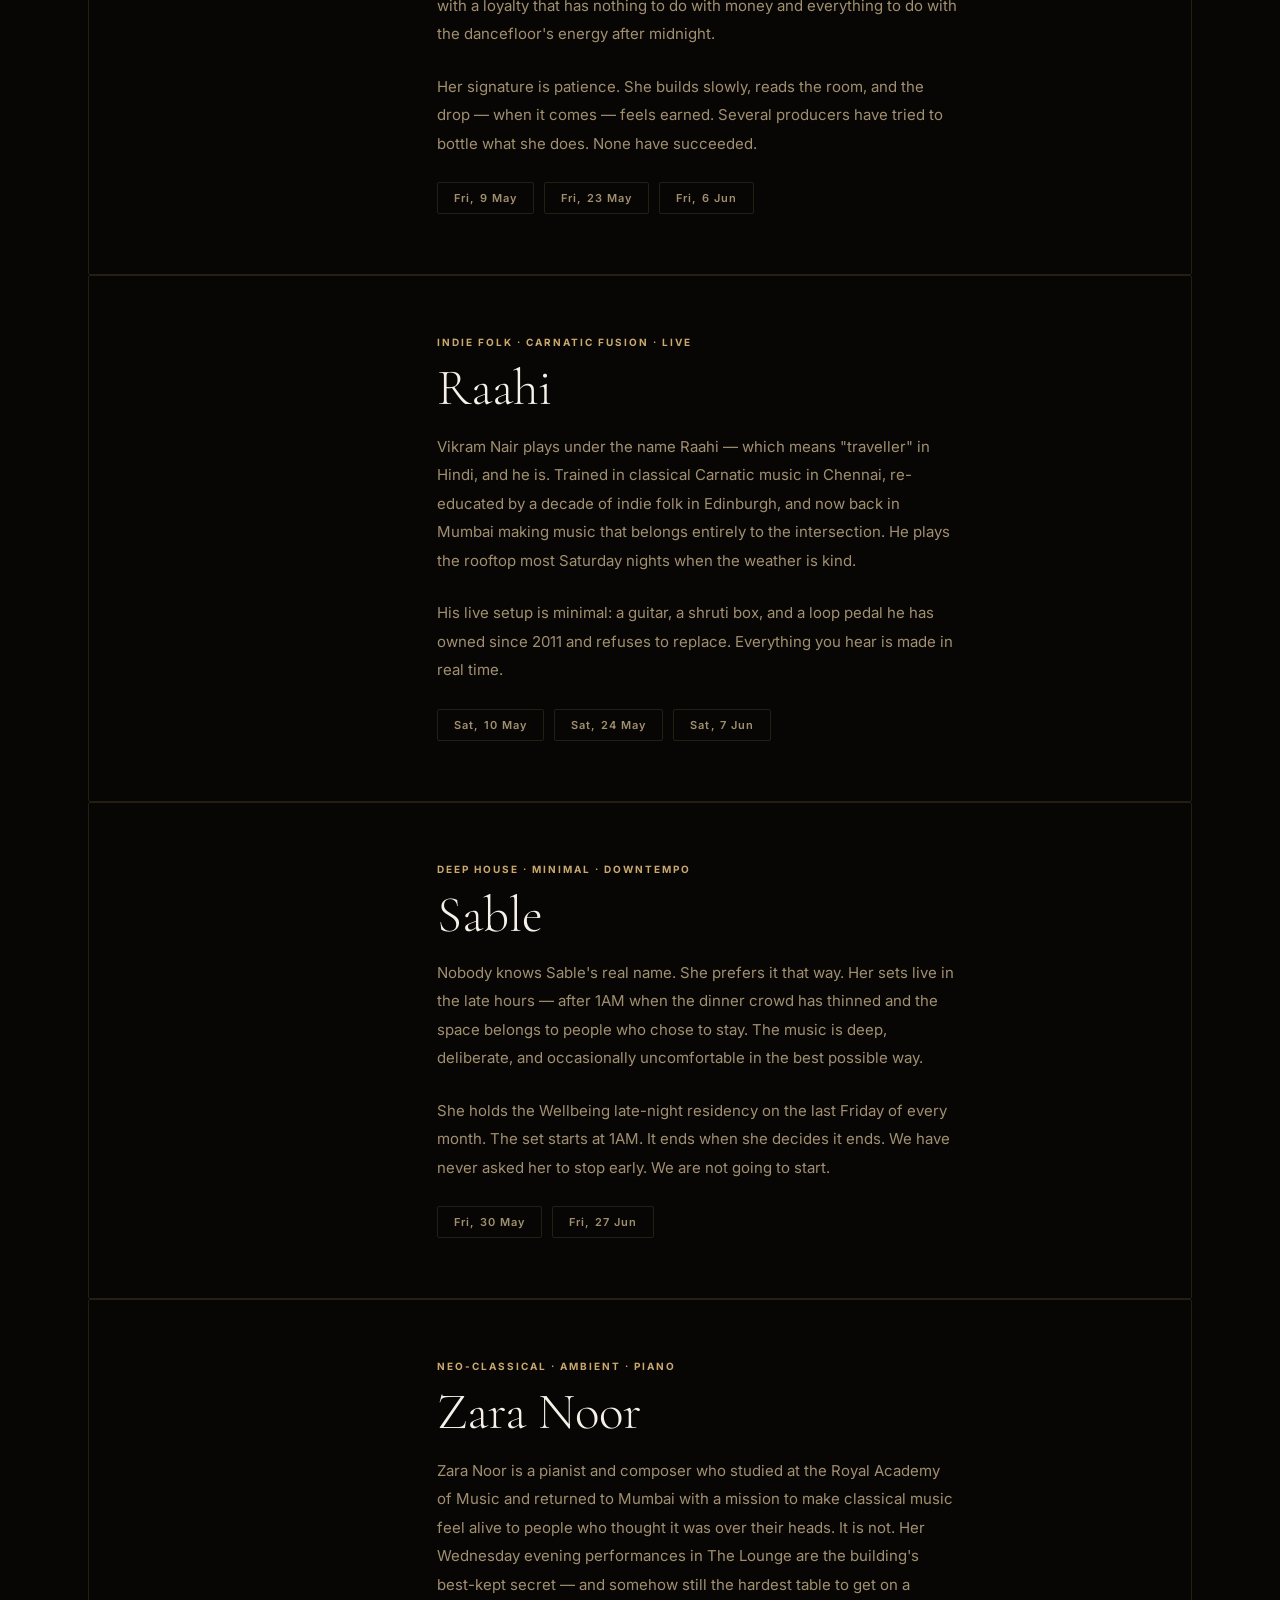
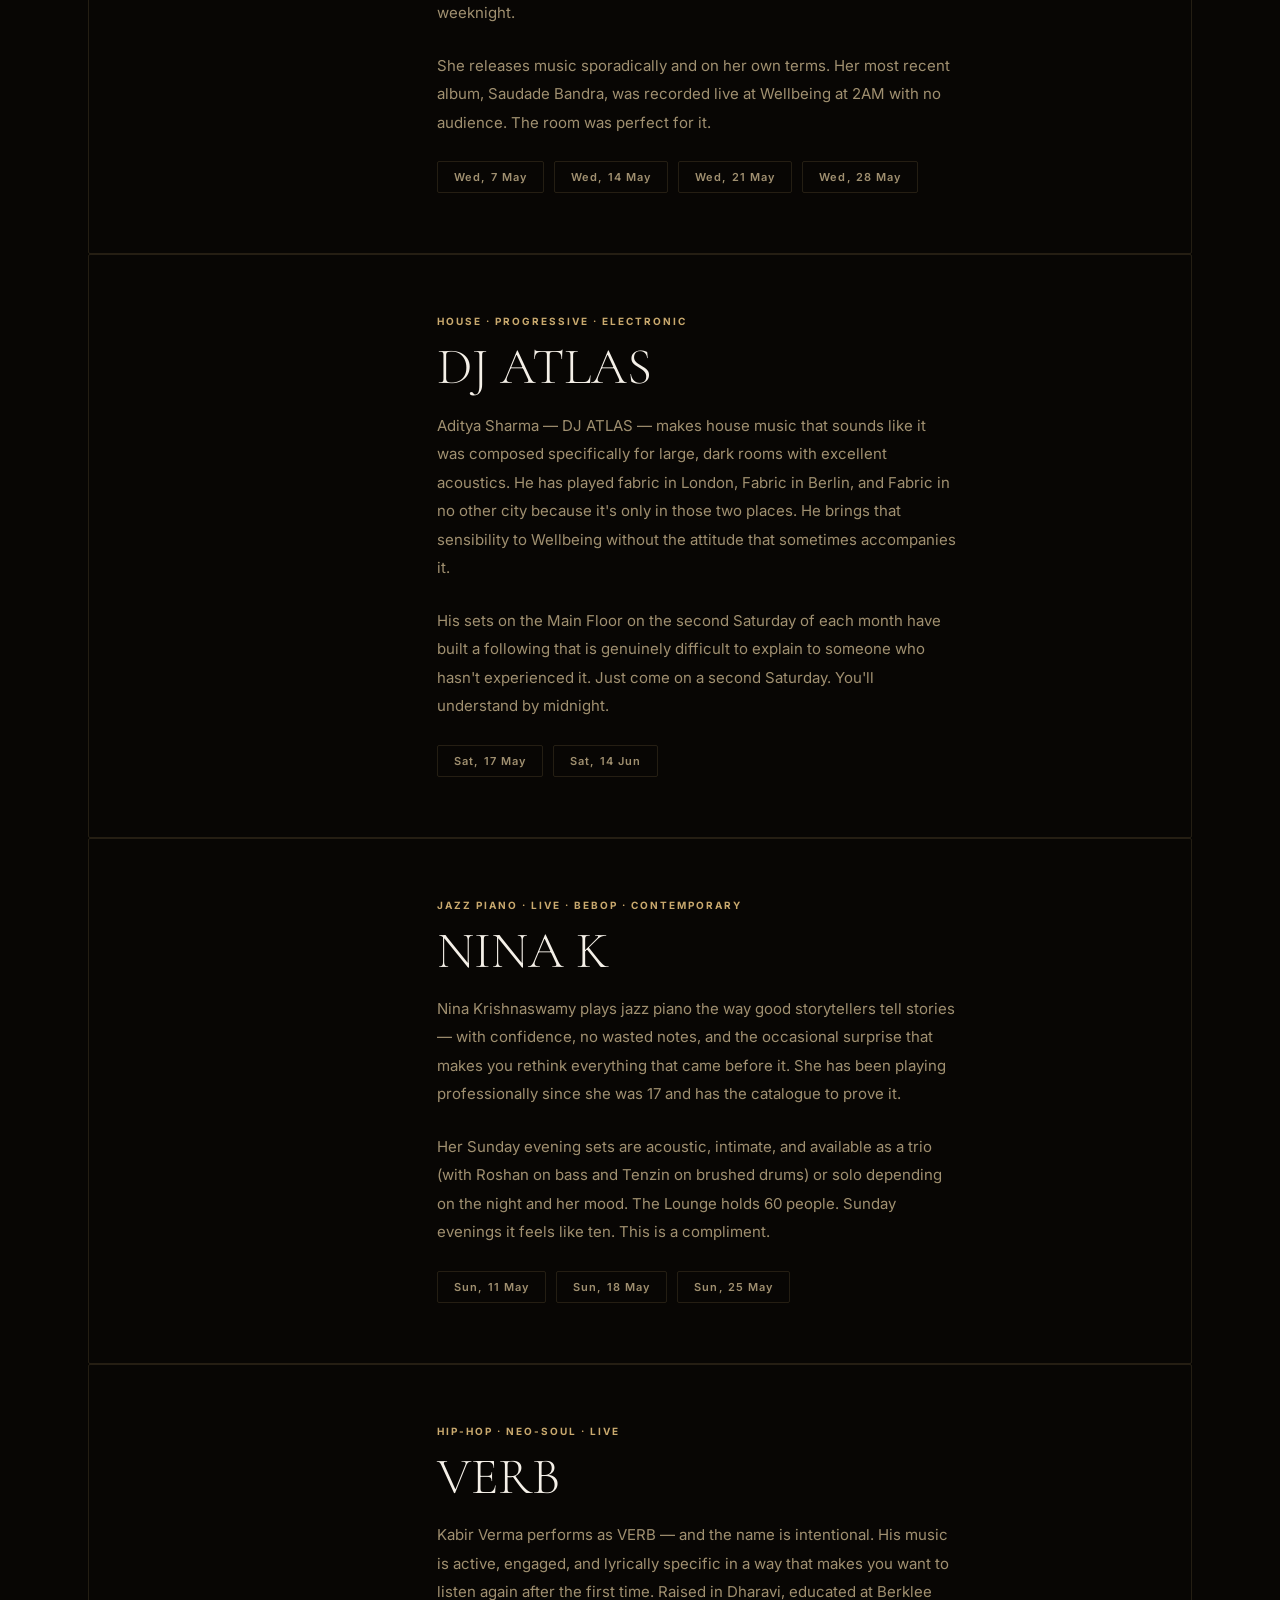
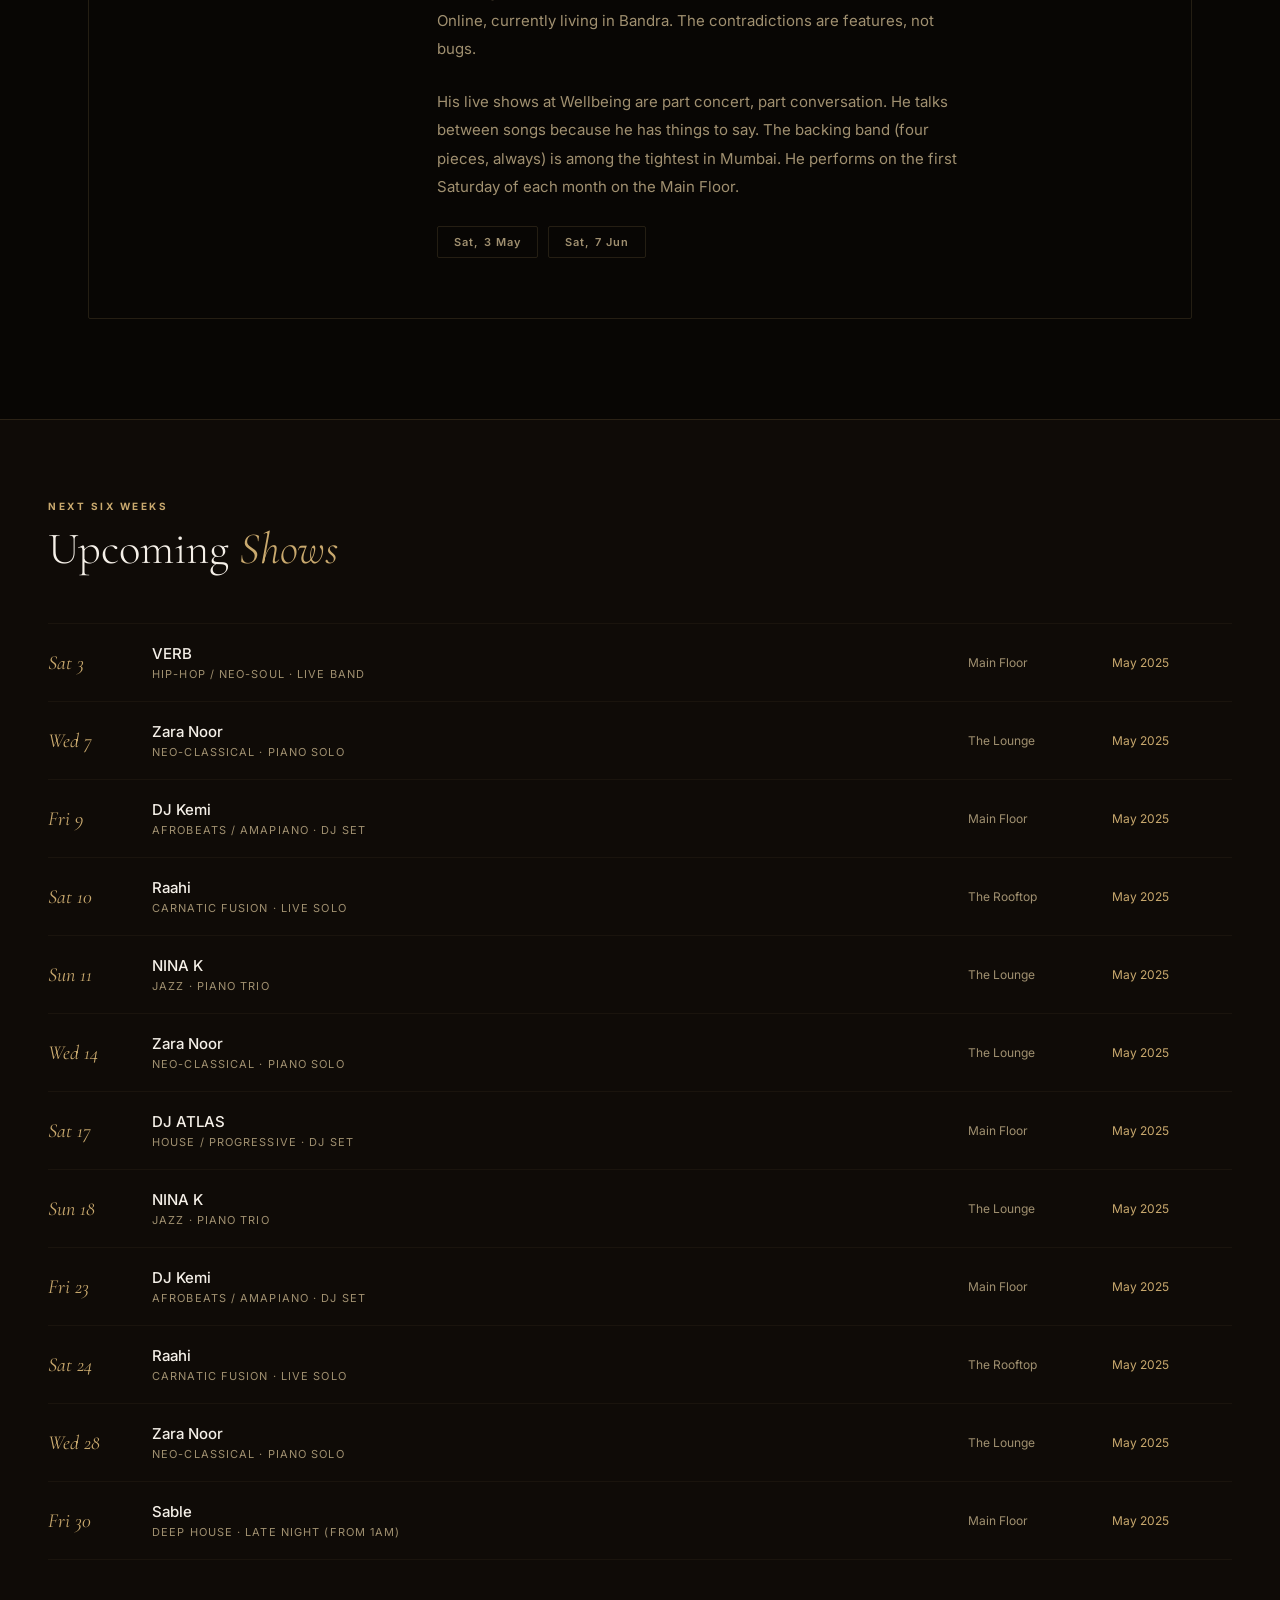
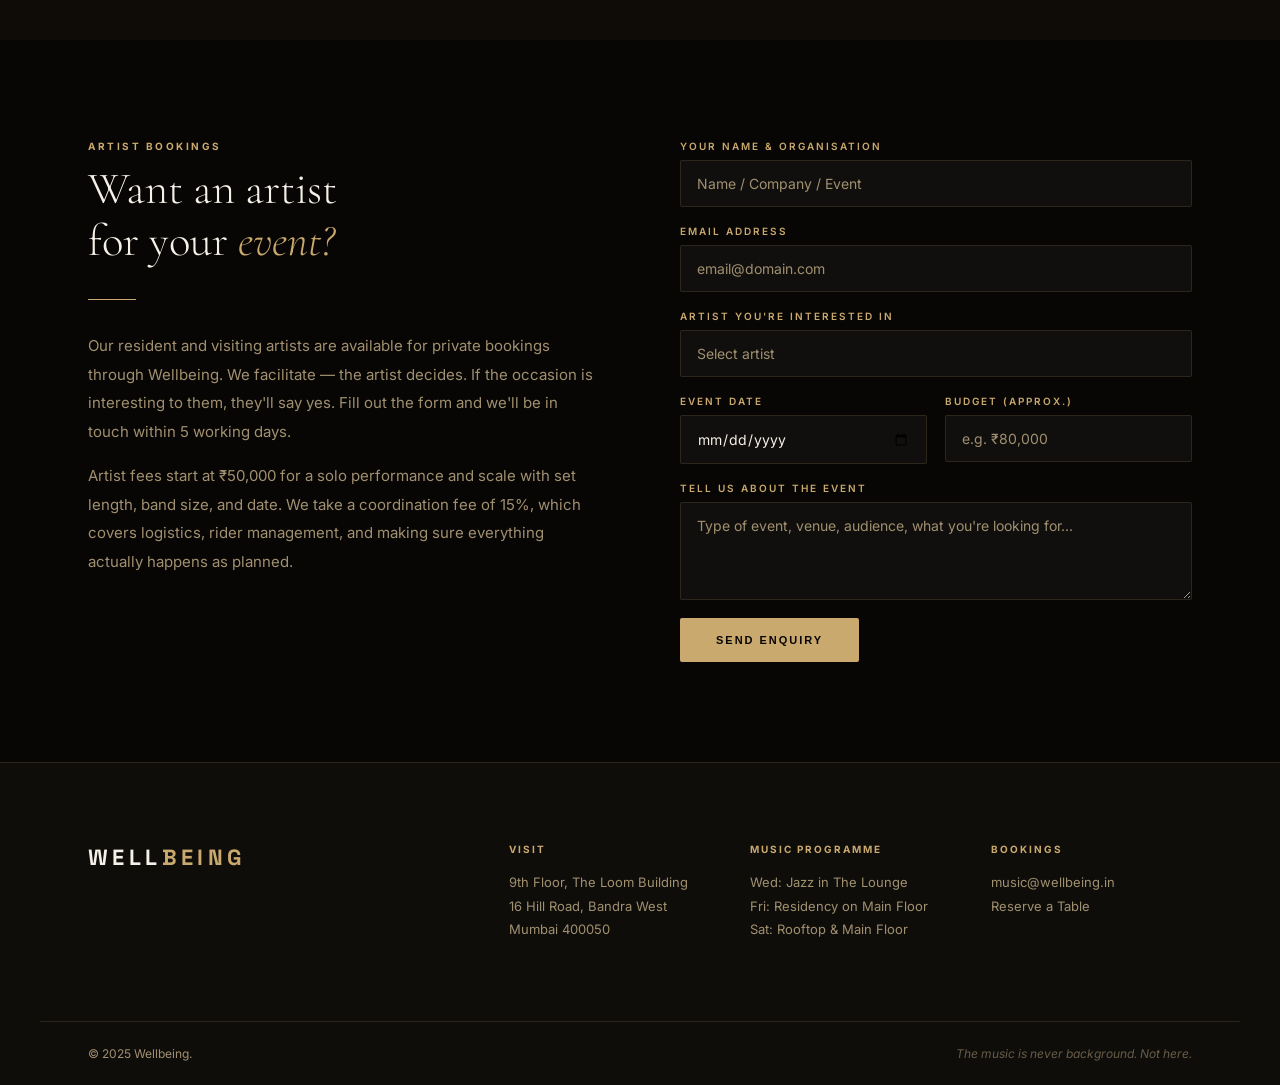
<file: artists.html>
<!DOCTYPE html>
<html lang="en">
<head>
  <meta charset="UTF-8">
  <meta name="viewport" content="width=device-width, initial-scale=1.0">
  <title>Artists & Shows — WELLBEING</title>
  <link rel="stylesheet" href="style.css">
  <link rel="stylesheet" href="pages.css">
  <link href="https://fonts.googleapis.com/css2?family=Cormorant+Garamond:ital,wght@0,300;0,400;1,300;1,400&family=Inter:wght@300;400;500;600&family=Space+Grotesk:wght@300;400;500;600;700&display=swap" rel="stylesheet">
  <style>
    .artist-card {
      display: grid;
      grid-template-columns: 300px 1fr;
      gap: 48px;
      align-items: start;
      padding: 60px 0;
      border-bottom: 1px solid var(--border);
    }
    .artist-img {
      height: 360px;
      border-radius: 2px;
      background-size: cover;
      background-position: center;
      filter: brightness(0.85);
    }
    .artist-genre { font-size: 10px; font-weight: 700; letter-spacing: 0.2em; text-transform: uppercase; color: var(--gold); margin-bottom: 12px; }
    .artist-name { font-family: 'Cormorant Garamond', serif; font-size: clamp(36px, 4vw, 56px); font-weight: 300; color: var(--cream); line-height: 1.1; margin-bottom: 16px; }
    .artist-bio { font-size: 15px; color: var(--warm); line-height: 1.9; max-width: 520px; margin-bottom: 24px; }
    .upcoming-dates { display: flex; flex-wrap: wrap; gap: 10px; margin-top: 16px; }
    .date-chip { font-size: 11px; font-weight: 600; letter-spacing: 0.1em; padding: 8px 16px; border: 1px solid var(--border); border-radius: 2px; color: var(--warm); }
    .show-row { display: grid; grid-template-columns: 80px 1fr 120px 120px; gap: 24px; align-items: center; padding: 20px 0; border-bottom: 1px solid rgba(201,169,110,0.06); }
    .show-date { font-family: 'Cormorant Garamond', serif; font-size: 20px; color: var(--gold); font-style: italic; }
    .show-artist { font-size: 15px; color: var(--cream); font-weight: 500; }
    .show-type { font-size: 11px; color: var(--warm); letter-spacing: 0.1em; text-transform: uppercase; }
    .show-venue { font-size: 12px; color: var(--warm); }
    @media (max-width: 900px) { .artist-card { grid-template-columns: 1fr; gap: 32px; } .show-row { grid-template-columns: 1fr 1fr; gap: 12px; } }
  </style>
</head>
<body>
  <div id="cursor"></div><div id="cursor-trail"></div>
  <nav id="nav">
    <a href="index.html" class="logo">WELL<span>BEING</span></a>
    <ul class="nav-links">
      <li><a href="about.html">Our Story</a></li>
      <li><a href="menu.html">Menu</a></li>
      <li><a href="cocktails.html">Bar</a></li>
      <li><a href="pool.html">The Pool</a></li>
      <li><a href="spa.html">Spa</a></li>
      <li><a href="rooftop.html">Rooftop</a></li>
    </ul>
    <a href="contact.html" class="nav-reserve">Contact</a>
    <button class="hamburger" id="hamburger"><span></span><span></span></button>
  </nav>
  <div class="mobile-overlay" id="mobileOverlay">
    <ul>
      <li><a href="index.html" onclick="closeMenu()">Home</a></li>
      <li><a href="about.html" onclick="closeMenu()">Our Story</a></li>
      <li><a href="menu.html" onclick="closeMenu()">Menu</a></li>
      <li><a href="cocktails.html" onclick="closeMenu()">Bar</a></li>
      <li><a href="pool.html" onclick="closeMenu()">The Pool</a></li>
      <li><a href="spa.html" onclick="closeMenu()">Spa</a></li>
      <li><a href="rooftop.html" onclick="closeMenu()">Rooftop</a></li>
      <li><a href="artists.html" onclick="closeMenu()">Artists</a></li>
      <li><a href="membership.html" onclick="closeMenu()">Membership</a></li>
      <li><a href="private-events.html" onclick="closeMenu()">Private Events</a></li>
      <li><a href="faq.html" onclick="closeMenu()">FAQ</a></li>
      <li><a href="contact.html" onclick="closeMenu()">Contact</a></li>
    </ul>
  </div>

  <!-- HERO -->
  <section class="page-hero" style="min-height:65vh">
    <div class="page-hero-bg" style="background-image:url('https://images.unsplash.com/photo-1501386761578-eaa54b1ede8c?w=1920&q=85&auto=format&fit=crop')"></div>
    <div class="page-hero-content">
      <p class="breadcrumb"><a href="index.html">Wellbeing</a> &nbsp;/&nbsp; Artists &amp; Shows</p>
      <h1 class="page-title">The music is <em>not</em><br>background.</h1>
      <p class="page-tagline">All artists perform for the music, not the money. That's why we pay them properly.</p>
    </div>
  </section>

  <!-- INTRO -->
  <div class="page-body">
    <a href="index.html" class="back-link">Back to Home</a>
    <div style="max-width:760px;margin-bottom:80px">
      <p class="sub-label">Our Programme</p>
      <h2 class="sub-heading">Curated. Not <em>random.</em></h2>
      <div class="gold-divider"></div>
      <p class="sub-body">The music programme at Wellbeing is run by Bar Director Marcus DeSouza and Creative Director Lara Mehta. It has its own budget, its own logic, and its own relationship with the city's music scene. We don't book big names to sell tickets. We book good artists because we like what they do. Sometimes those are the same thing.</p>
      <p class="sub-body" style="margin-top:16px">Friday and Saturday nights have a headliner. Wednesday is jazz. Sunday afternoons are instrumental. Everything in between is what feels right that week.</p>
    </div>

    <!-- ARTIST PROFILES -->
    <p class="sub-label">Our Artists</p>
    <h2 class="sub-heading"><em>Resident</em> &amp; Visiting</h2>
    <div class="gold-divider"></div>

    <!-- DJ KEMI -->
    <div class="artist-card">
      <div class="artist-img" style="background-image:url('https://images.unsplash.com/photo-1516450360452-9312f5e86fc7?w=600&q=80&auto=format&fit=crop')"></div>
      <div>
        <p class="artist-genre">Afrobeats · Electronic · Amapiano</p>
        <h2 class="artist-name">DJ Kemi</h2>
        <p class="artist-bio">Kemi Okonkwo arrived in Mumbai in 2018 via Lagos, London, and a brief but formative stint in Cape Town. Her sets are generous — she plays for the room, not the recording. At Wellbeing she holds the Friday residency with a loyalty that has nothing to do with money and everything to do with the dancefloor's energy after midnight.</p>
        <p class="artist-bio">Her signature is patience. She builds slowly, reads the room, and the drop — when it comes — feels earned. Several producers have tried to bottle what she does. None have succeeded.</p>
        <div class="upcoming-dates">
          <span class="date-chip">Fri, 9 May</span>
          <span class="date-chip">Fri, 23 May</span>
          <span class="date-chip">Fri, 6 Jun</span>
        </div>
      </div>
    </div>

    <!-- RAAHI -->
    <div class="artist-card">
      <div class="artist-img" style="background-image:url('https://images.unsplash.com/photo-1493225457124-a3eb161ffa5f?w=600&q=80&auto=format&fit=crop')"></div>
      <div>
        <p class="artist-genre">Indie Folk · Carnatic Fusion · Live</p>
        <h2 class="artist-name">Raahi</h2>
        <p class="artist-bio">Vikram Nair plays under the name Raahi — which means "traveller" in Hindi, and he is. Trained in classical Carnatic music in Chennai, re-educated by a decade of indie folk in Edinburgh, and now back in Mumbai making music that belongs entirely to the intersection. He plays the rooftop most Saturday nights when the weather is kind.</p>
        <p class="artist-bio">His live setup is minimal: a guitar, a shruti box, and a loop pedal he has owned since 2011 and refuses to replace. Everything you hear is made in real time.</p>
        <div class="upcoming-dates">
          <span class="date-chip">Sat, 10 May</span>
          <span class="date-chip">Sat, 24 May</span>
          <span class="date-chip">Sat, 7 Jun</span>
        </div>
      </div>
    </div>

    <!-- SABLE -->
    <div class="artist-card">
      <div class="artist-img" style="background-image:url('https://images.unsplash.com/photo-1598387993441-a364f854c3e1?w=600&q=80&auto=format&fit=crop')"></div>
      <div>
        <p class="artist-genre">Deep House · Minimal · Downtempo</p>
        <h2 class="artist-name">Sable</h2>
        <p class="artist-bio">Nobody knows Sable's real name. She prefers it that way. Her sets live in the late hours — after 1AM when the dinner crowd has thinned and the space belongs to people who chose to stay. The music is deep, deliberate, and occasionally uncomfortable in the best possible way.</p>
        <p class="artist-bio">She holds the Wellbeing late-night residency on the last Friday of every month. The set starts at 1AM. It ends when she decides it ends. We have never asked her to stop early. We are not going to start.</p>
        <div class="upcoming-dates">
          <span class="date-chip">Fri, 30 May</span>
          <span class="date-chip">Fri, 27 Jun</span>
        </div>
      </div>
    </div>

    <!-- ZARA NOOR -->
    <div class="artist-card">
      <div class="artist-img" style="background-image:url('https://images.unsplash.com/photo-1571330735066-03aaa9429d89?w=600&q=80&auto=format&fit=crop')"></div>
      <div>
        <p class="artist-genre">Neo-Classical · Ambient · Piano</p>
        <h2 class="artist-name">Zara Noor</h2>
        <p class="artist-bio">Zara Noor is a pianist and composer who studied at the Royal Academy of Music and returned to Mumbai with a mission to make classical music feel alive to people who thought it was over their heads. It is not. Her Wednesday evening performances in The Lounge are the building's best-kept secret — and somehow still the hardest table to get on a weeknight.</p>
        <p class="artist-bio">She releases music sporadically and on her own terms. Her most recent album, Saudade Bandra, was recorded live at Wellbeing at 2AM with no audience. The room was perfect for it.</p>
        <div class="upcoming-dates">
          <span class="date-chip">Wed, 7 May</span>
          <span class="date-chip">Wed, 14 May</span>
          <span class="date-chip">Wed, 21 May</span>
          <span class="date-chip">Wed, 28 May</span>
        </div>
      </div>
    </div>

    <!-- DJ ATLAS -->
    <div class="artist-card">
      <div class="artist-img" style="background-image:url('https://images.unsplash.com/photo-1499415479124-43c32433a620?w=600&q=80&auto=format&fit=crop')"></div>
      <div>
        <p class="artist-genre">House · Progressive · Electronic</p>
        <h2 class="artist-name">DJ ATLAS</h2>
        <p class="artist-bio">Aditya Sharma — DJ ATLAS — makes house music that sounds like it was composed specifically for large, dark rooms with excellent acoustics. He has played fabric in London, Fabric in Berlin, and Fabric in no other city because it's only in those two places. He brings that sensibility to Wellbeing without the attitude that sometimes accompanies it.</p>
        <p class="artist-bio">His sets on the Main Floor on the second Saturday of each month have built a following that is genuinely difficult to explain to someone who hasn't experienced it. Just come on a second Saturday. You'll understand by midnight.</p>
        <div class="upcoming-dates">
          <span class="date-chip">Sat, 17 May</span>
          <span class="date-chip">Sat, 14 Jun</span>
        </div>
      </div>
    </div>

    <!-- NINA K -->
    <div class="artist-card">
      <div class="artist-img" style="background-image:url('https://images.unsplash.com/photo-1520523839897-bd0b52f945a0?w=600&q=80&auto=format&fit=crop')"></div>
      <div>
        <p class="artist-genre">Jazz Piano · Live · Bebop · Contemporary</p>
        <h2 class="artist-name">NINA K</h2>
        <p class="artist-bio">Nina Krishnaswamy plays jazz piano the way good storytellers tell stories — with confidence, no wasted notes, and the occasional surprise that makes you rethink everything that came before it. She has been playing professionally since she was 17 and has the catalogue to prove it.</p>
        <p class="artist-bio">Her Sunday evening sets are acoustic, intimate, and available as a trio (with Roshan on bass and Tenzin on brushed drums) or solo depending on the night and her mood. The Lounge holds 60 people. Sunday evenings it feels like ten. This is a compliment.</p>
        <div class="upcoming-dates">
          <span class="date-chip">Sun, 11 May</span>
          <span class="date-chip">Sun, 18 May</span>
          <span class="date-chip">Sun, 25 May</span>
        </div>
      </div>
    </div>

    <!-- VERB -->
    <div class="artist-card">
      <div class="artist-img" style="background-image:url('https://images.unsplash.com/photo-1540575467063-178a50c2df87?w=600&q=80&auto=format&fit=crop')"></div>
      <div>
        <p class="artist-genre">Hip-Hop · Neo-Soul · Live</p>
        <h2 class="artist-name">VERB</h2>
        <p class="artist-bio">Kabir Verma performs as VERB — and the name is intentional. His music is active, engaged, and lyrically specific in a way that makes you want to listen again after the first time. Raised in Dharavi, educated at Berklee Online, currently living in Bandra. The contradictions are features, not bugs.</p>
        <p class="artist-bio">His live shows at Wellbeing are part concert, part conversation. He talks between songs because he has things to say. The backing band (four pieces, always) is among the tightest in Mumbai. He performs on the first Saturday of each month on the Main Floor.</p>
        <div class="upcoming-dates">
          <span class="date-chip">Sat, 3 May</span>
          <span class="date-chip">Sat, 7 Jun</span>
        </div>
      </div>
    </div>
  </div>

  <!-- UPCOMING SHOWS CALENDAR -->
  <section class="page-section" style="background:rgba(201,169,110,0.03);border-top:1px solid var(--border)">
    <div class="inner">
      <p class="sub-label">Next Six Weeks</p>
      <h2 class="sub-heading">Upcoming <em>Shows</em></h2>
      <div style="margin-top:48px">
        <div class="show-row" style="border-top:1px solid rgba(201,169,110,0.06)">
          <span class="show-date">Sat 3</span>
          <div><p class="show-artist">VERB</p><p class="show-type" style="margin-top:4px">Hip-Hop / Neo-Soul · Live Band</p></div>
          <span style="font-size:12px;color:var(--warm)">Main Floor</span>
          <span style="font-size:12px;color:var(--gold)">May 2025</span>
        </div>
        <div class="show-row">
          <span class="show-date">Wed 7</span>
          <div><p class="show-artist">Zara Noor</p><p class="show-type" style="margin-top:4px">Neo-Classical · Piano Solo</p></div>
          <span style="font-size:12px;color:var(--warm)">The Lounge</span>
          <span style="font-size:12px;color:var(--gold)">May 2025</span>
        </div>
        <div class="show-row">
          <span class="show-date">Fri 9</span>
          <div><p class="show-artist">DJ Kemi</p><p class="show-type" style="margin-top:4px">Afrobeats / Amapiano · DJ Set</p></div>
          <span style="font-size:12px;color:var(--warm)">Main Floor</span>
          <span style="font-size:12px;color:var(--gold)">May 2025</span>
        </div>
        <div class="show-row">
          <span class="show-date">Sat 10</span>
          <div><p class="show-artist">Raahi</p><p class="show-type" style="margin-top:4px">Carnatic Fusion · Live Solo</p></div>
          <span style="font-size:12px;color:var(--warm)">The Rooftop</span>
          <span style="font-size:12px;color:var(--gold)">May 2025</span>
        </div>
        <div class="show-row">
          <span class="show-date">Sun 11</span>
          <div><p class="show-artist">NINA K</p><p class="show-type" style="margin-top:4px">Jazz · Piano Trio</p></div>
          <span style="font-size:12px;color:var(--warm)">The Lounge</span>
          <span style="font-size:12px;color:var(--gold)">May 2025</span>
        </div>
        <div class="show-row">
          <span class="show-date">Wed 14</span>
          <div><p class="show-artist">Zara Noor</p><p class="show-type" style="margin-top:4px">Neo-Classical · Piano Solo</p></div>
          <span style="font-size:12px;color:var(--warm)">The Lounge</span>
          <span style="font-size:12px;color:var(--gold)">May 2025</span>
        </div>
        <div class="show-row">
          <span class="show-date">Sat 17</span>
          <div><p class="show-artist">DJ ATLAS</p><p class="show-type" style="margin-top:4px">House / Progressive · DJ Set</p></div>
          <span style="font-size:12px;color:var(--warm)">Main Floor</span>
          <span style="font-size:12px;color:var(--gold)">May 2025</span>
        </div>
        <div class="show-row">
          <span class="show-date">Sun 18</span>
          <div><p class="show-artist">NINA K</p><p class="show-type" style="margin-top:4px">Jazz · Piano Trio</p></div>
          <span style="font-size:12px;color:var(--warm)">The Lounge</span>
          <span style="font-size:12px;color:var(--gold)">May 2025</span>
        </div>
        <div class="show-row">
          <span class="show-date">Fri 23</span>
          <div><p class="show-artist">DJ Kemi</p><p class="show-type" style="margin-top:4px">Afrobeats / Amapiano · DJ Set</p></div>
          <span style="font-size:12px;color:var(--warm)">Main Floor</span>
          <span style="font-size:12px;color:var(--gold)">May 2025</span>
        </div>
        <div class="show-row">
          <span class="show-date">Sat 24</span>
          <div><p class="show-artist">Raahi</p><p class="show-type" style="margin-top:4px">Carnatic Fusion · Live Solo</p></div>
          <span style="font-size:12px;color:var(--warm)">The Rooftop</span>
          <span style="font-size:12px;color:var(--gold)">May 2025</span>
        </div>
        <div class="show-row">
          <span class="show-date">Wed 28</span>
          <div><p class="show-artist">Zara Noor</p><p class="show-type" style="margin-top:4px">Neo-Classical · Piano Solo</p></div>
          <span style="font-size:12px;color:var(--warm)">The Lounge</span>
          <span style="font-size:12px;color:var(--gold)">May 2025</span>
        </div>
        <div class="show-row">
          <span class="show-date">Fri 30</span>
          <div><p class="show-artist">Sable</p><p class="show-type" style="margin-top:4px">Deep House · Late Night (from 1AM)</p></div>
          <span style="font-size:12px;color:var(--warm)">Main Floor</span>
          <span style="font-size:12px;color:var(--gold)">May 2025</span>
        </div>
      </div>
    </div>
  </section>

  <!-- BOOKING FORM -->
  <div class="page-body">
    <div class="two-col">
      <div>
        <p class="sub-label">Artist Bookings</p>
        <h2 class="sub-heading">Want an artist<br>for your <em>event?</em></h2>
        <div class="gold-divider"></div>
        <p class="sub-body">Our resident and visiting artists are available for private bookings through Wellbeing. We facilitate — the artist decides. If the occasion is interesting to them, they'll say yes. Fill out the form and we'll be in touch within 5 working days.</p>
        <p class="sub-body" style="margin-top:16px">Artist fees start at ₹50,000 for a solo performance and scale with set length, band size, and date. We take a coordination fee of 15%, which covers logistics, rider management, and making sure everything actually happens as planned.</p>
      </div>
      <form class="page-form">
        <div class="form-field">
          <label>Your Name &amp; Organisation</label>
          <input type="text" placeholder="Name / Company / Event">
        </div>
        <div class="form-field">
          <label>Email Address</label>
          <input type="email" placeholder="email@domain.com">
        </div>
        <div class="form-field">
          <label>Artist You're Interested In</label>
          <select>
            <option value="">Select artist</option>
            <option>DJ Kemi</option>
            <option>Raahi</option>
            <option>Sable</option>
            <option>Zara Noor</option>
            <option>DJ ATLAS</option>
            <option>NINA K</option>
            <option>VERB</option>
            <option>Open to suggestions</option>
          </select>
        </div>
        <div class="form-row">
          <div class="form-field">
            <label>Event Date</label>
            <input type="date">
          </div>
          <div class="form-field">
            <label>Budget (approx.)</label>
            <input type="text" placeholder="e.g. ₹80,000">
          </div>
        </div>
        <div class="form-field">
          <label>Tell us about the event</label>
          <textarea rows="4" placeholder="Type of event, venue, audience, what you're looking for..."></textarea>
        </div>
        <button type="submit" class="cta-gold" style="align-self:flex-start">Send Enquiry</button>
      </form>
    </div>
  </div>

  <footer id="footer">
    <div class="footer-top">
      <div class="footer-logo">WELL<span>BEING</span></div>
      <div class="footer-cols">
        <div class="footer-col"><h4>Visit</h4><p>9th Floor, The Loom Building<br>16 Hill Road, Bandra West<br>Mumbai 400050</p></div>
        <div class="footer-col"><h4>Music Programme</h4><p>Wed: Jazz in The Lounge<br>Fri: Residency on Main Floor<br>Sat: Rooftop &amp; Main Floor</p></div>
        <div class="footer-col"><h4>Bookings</h4><a href="mailto:music@wellbeing.in">music@wellbeing.in</a><a href="index.html#reserve">Reserve a Table</a></div>
      </div>
    </div>
    <div class="footer-bottom"><p>© 2025 Wellbeing.</p><p class="footer-note">The music is never background. Not here.</p></div>
  </footer>
  <script src="script.js"></script>
</body>
</html>
</file>
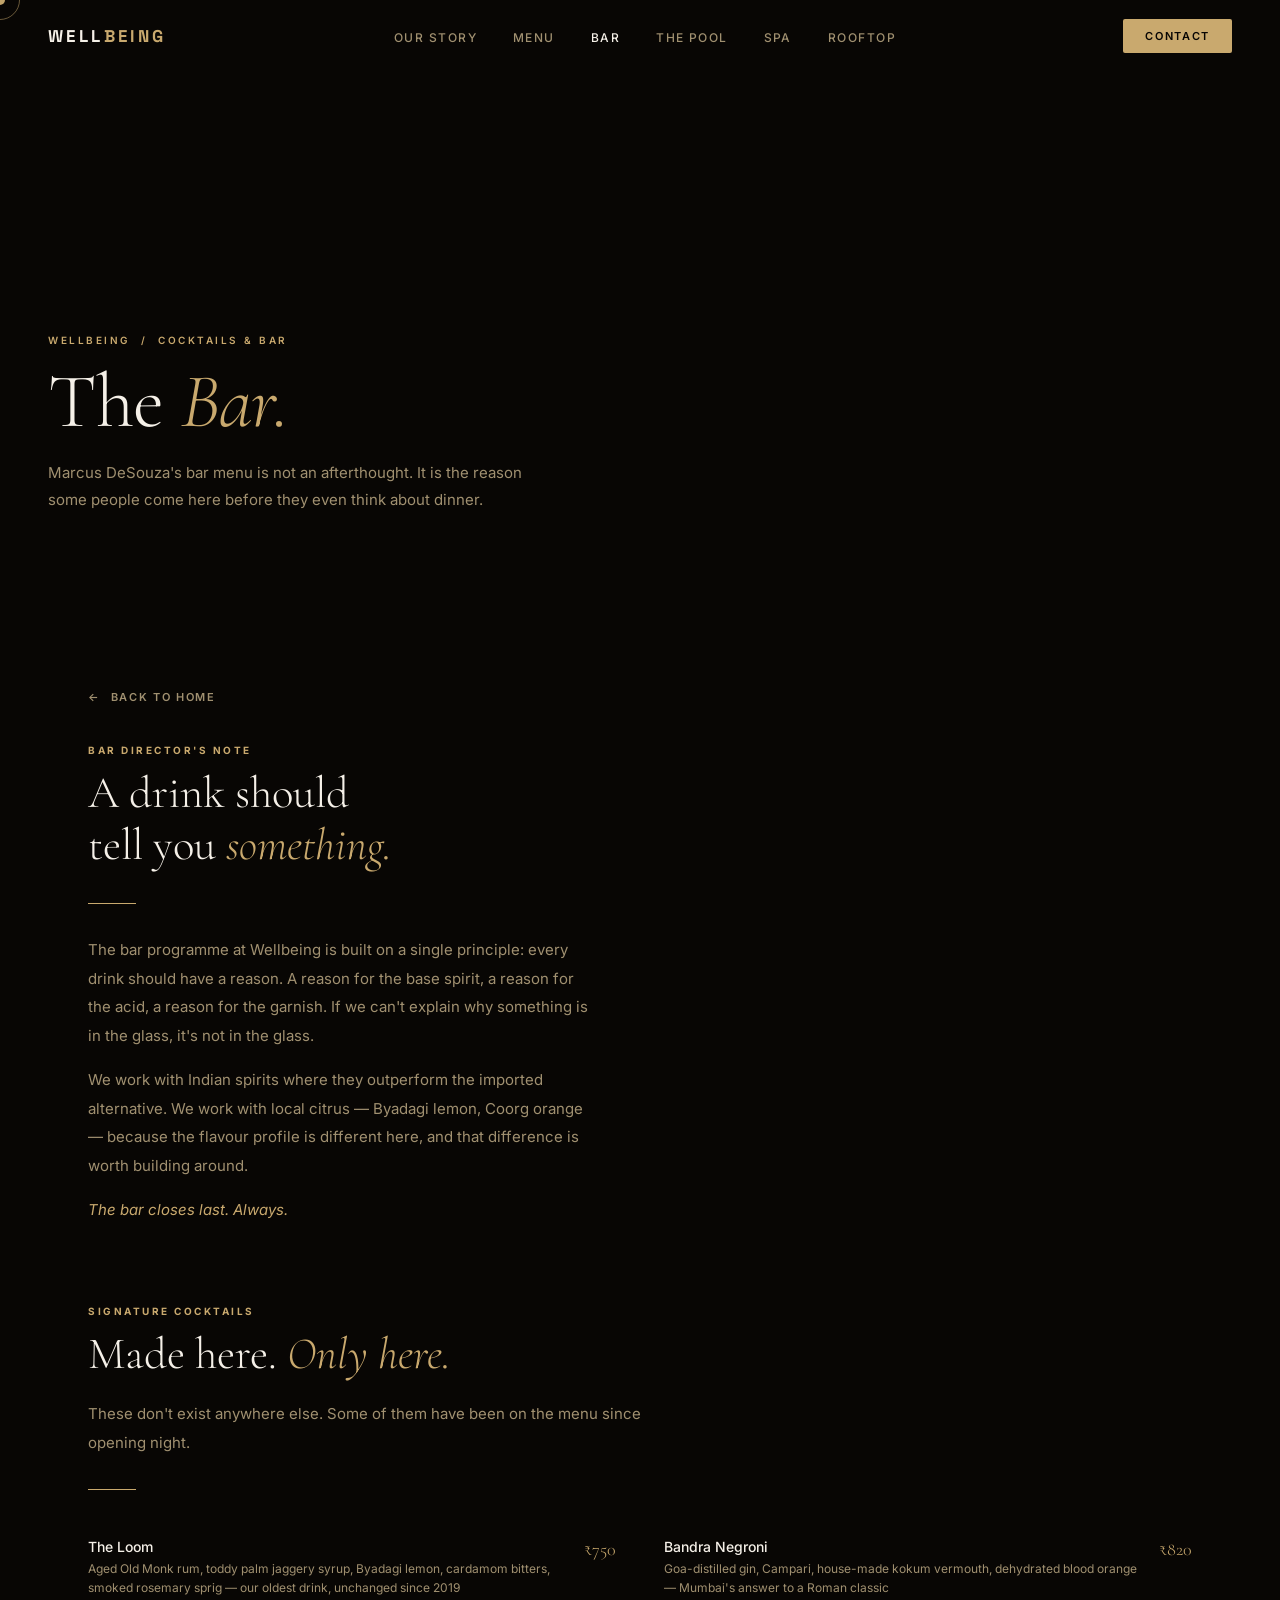
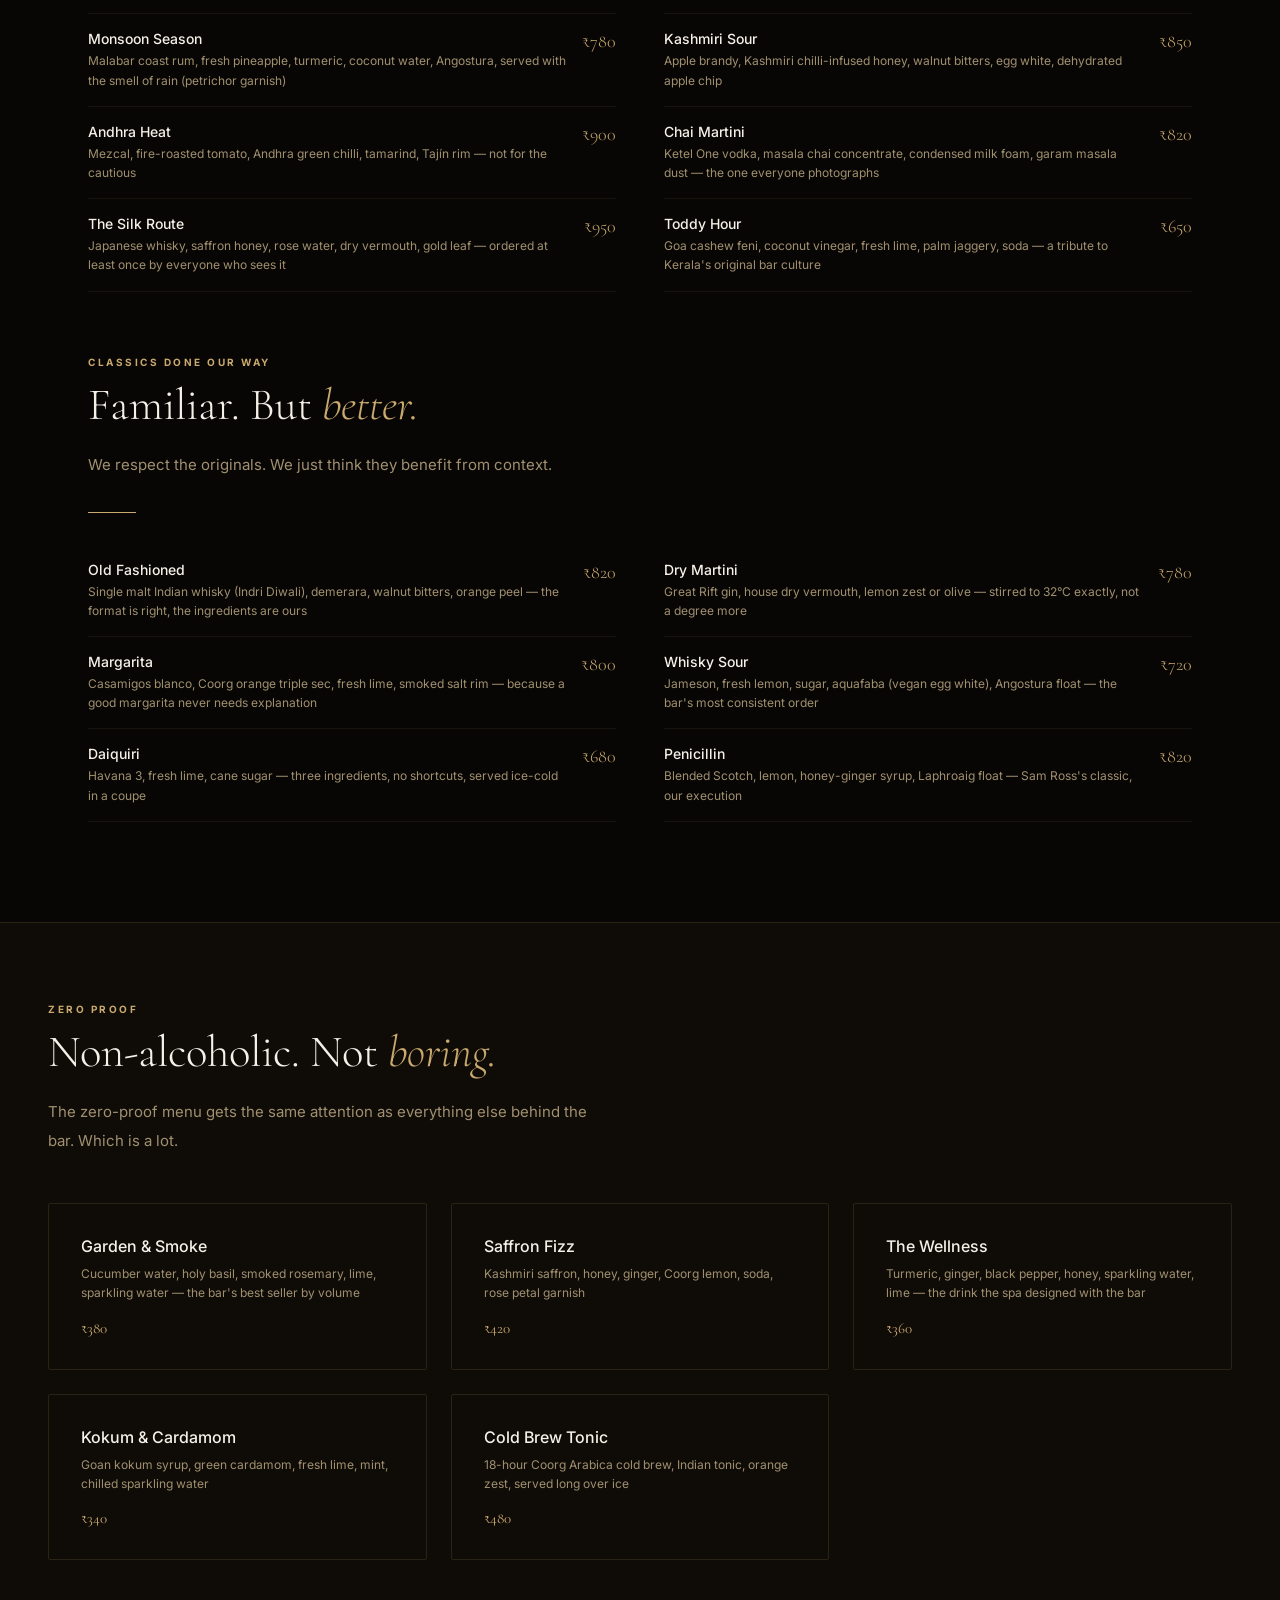
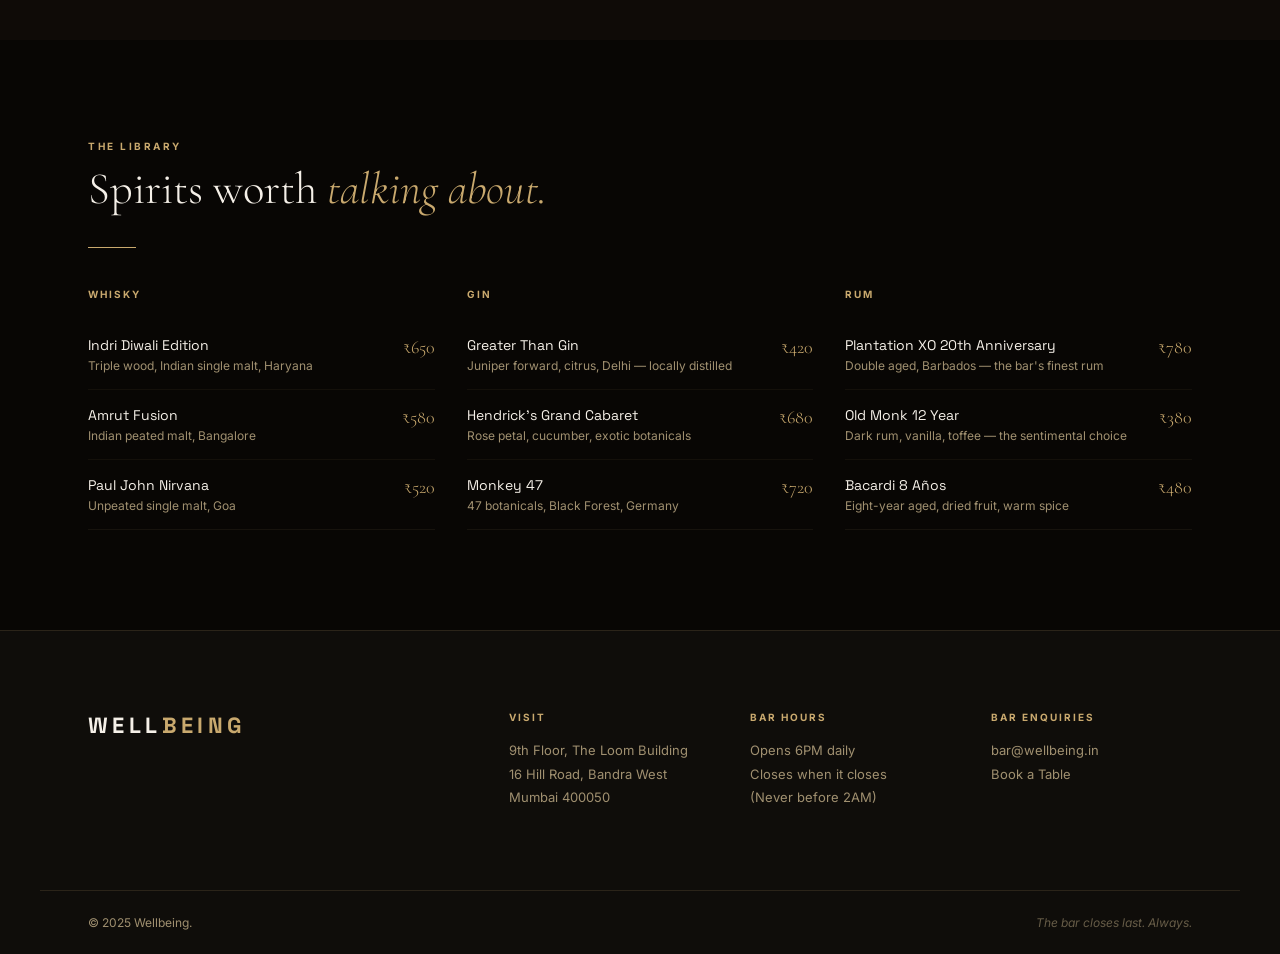
<file: cocktails.html>
<!DOCTYPE html>
<html lang="en">
<head>
  <meta charset="UTF-8">
  <meta name="viewport" content="width=device-width, initial-scale=1.0">
  <title>Cocktails & Bar — WELLBEING</title>
  <link rel="stylesheet" href="style.css">
  <link rel="stylesheet" href="pages.css">
  <link href="https://fonts.googleapis.com/css2?family=Cormorant+Garamond:ital,wght@0,300;0,400;1,300;1,400&family=Inter:wght@300;400;500;600&family=Space+Grotesk:wght@300;400;500;600;700&display=swap" rel="stylesheet">
</head>
<body>
  <div id="cursor"></div><div id="cursor-trail"></div>
  <nav id="nav">
    <a href="index.html" class="logo">WELL<span>BEING</span></a>
    <ul class="nav-links">
      <li><a href="about.html">Our Story</a></li>
      <li><a href="menu.html">Menu</a></li>
      <li><a href="cocktails.html" style="color:var(--cream)">Bar</a></li>
      <li><a href="pool.html">The Pool</a></li>
      <li><a href="spa.html">Spa</a></li>
      <li><a href="rooftop.html">Rooftop</a></li>
    </ul>
    <a href="contact.html" class="nav-reserve">Contact</a>
    <button class="hamburger" id="hamburger"><span></span><span></span></button>
  </nav>
  <div class="mobile-overlay" id="mobileOverlay">
    <ul>
      <li><a href="index.html" onclick="closeMenu()">Home</a></li>
      <li><a href="about.html" onclick="closeMenu()">Our Story</a></li>
      <li><a href="menu.html" onclick="closeMenu()">Menu</a></li>
      <li><a href="cocktails.html" onclick="closeMenu()">Bar</a></li>
      <li><a href="pool.html" onclick="closeMenu()">The Pool</a></li>
      <li><a href="spa.html" onclick="closeMenu()">Spa</a></li>
      <li><a href="rooftop.html" onclick="closeMenu()">Rooftop</a></li>
      <li><a href="artists.html" onclick="closeMenu()">Artists</a></li>
      <li><a href="membership.html" onclick="closeMenu()">Membership</a></li>
      <li><a href="private-events.html" onclick="closeMenu()">Private Events</a></li>
      <li><a href="faq.html" onclick="closeMenu()">FAQ</a></li>
      <li><a href="contact.html" onclick="closeMenu()">Contact</a></li>
    </ul>
  </div>

  <!-- HERO -->
  <section class="page-hero" style="min-height:65vh">
    <div class="page-hero-bg" style="background-image:url('https://images.unsplash.com/photo-1514362545857-3bc16c4c7d1b?w=1920&q=85&auto=format&fit=crop')"></div>
    <div class="page-hero-content">
      <p class="breadcrumb"><a href="index.html">Wellbeing</a> &nbsp;/&nbsp; Cocktails &amp; Bar</p>
      <h1 class="page-title">The <em>Bar.</em></h1>
      <p class="page-tagline">Marcus DeSouza's bar menu is not an afterthought. It is the reason some people come here before they even think about dinner.</p>
    </div>
  </section>

  <!-- INTRO -->
  <div class="page-body">
    <a href="index.html" class="back-link">Back to Home</a>
    <div class="two-col">
      <div>
        <p class="sub-label">Bar Director's Note</p>
        <h2 class="sub-heading">A drink should<br>tell you <em>something.</em></h2>
        <div class="gold-divider"></div>
        <p class="sub-body">The bar programme at Wellbeing is built on a single principle: every drink should have a reason. A reason for the base spirit, a reason for the acid, a reason for the garnish. If we can't explain why something is in the glass, it's not in the glass.</p>
        <p class="sub-body" style="margin-top:16px">We work with Indian spirits where they outperform the imported alternative. We work with local citrus — Byadagi lemon, Coorg orange — because the flavour profile is different here, and that difference is worth building around.</p>
        <p class="sub-body" style="margin-top:16px;font-style:italic;color:var(--gold)">The bar closes last. Always.</p>
      </div>
      <div class="page-img" style="background-image:url('https://images.unsplash.com/photo-1575444758702-4a6b9222336e?w=900&q=80&auto=format&fit=crop')"></div>
    </div>

    <!-- SIGNATURE COCKTAILS -->
    <div style="margin-top:80px">
      <p class="sub-label">Signature Cocktails</p>
      <h2 class="sub-heading">Made here. <em>Only here.</em></h2>
      <p class="sub-body" style="margin-bottom:32px">These don't exist anywhere else. Some of them have been on the menu since opening night.</p>
      <div class="gold-divider"></div>
      <div style="margin-top:32px;display:grid;grid-template-columns:1fr 1fr;gap:0 48px">
        <div class="menu-item"><div><p class="dish-name">The Loom</p><p class="dish-desc">Aged Old Monk rum, toddy palm jaggery syrup, Byadagi lemon, cardamom bitters, smoked rosemary sprig — our oldest drink, unchanged since 2019</p></div><span class="dish-price">₹750</span></div>
        <div class="menu-item"><div><p class="dish-name">Bandra Negroni</p><p class="dish-desc">Goa-distilled gin, Campari, house-made kokum vermouth, dehydrated blood orange — Mumbai's answer to a Roman classic</p></div><span class="dish-price">₹820</span></div>
        <div class="menu-item"><div><p class="dish-name">Monsoon Season</p><p class="dish-desc">Malabar coast rum, fresh pineapple, turmeric, coconut water, Angostura, served with the smell of rain (petrichor garnish)</p></div><span class="dish-price">₹780</span></div>
        <div class="menu-item"><div><p class="dish-name">Kashmiri Sour</p><p class="dish-desc">Apple brandy, Kashmiri chilli-infused honey, walnut bitters, egg white, dehydrated apple chip</p></div><span class="dish-price">₹850</span></div>
        <div class="menu-item"><div><p class="dish-name">Andhra Heat</p><p class="dish-desc">Mezcal, fire-roasted tomato, Andhra green chilli, tamarind, Tajín rim — not for the cautious</p></div><span class="dish-price">₹900</span></div>
        <div class="menu-item"><div><p class="dish-name">Chai Martini</p><p class="dish-desc">Ketel One vodka, masala chai concentrate, condensed milk foam, garam masala dust — the one everyone photographs</p></div><span class="dish-price">₹820</span></div>
        <div class="menu-item"><div><p class="dish-name">The Silk Route</p><p class="dish-desc">Japanese whisky, saffron honey, rose water, dry vermouth, gold leaf — ordered at least once by everyone who sees it</p></div><span class="dish-price">₹950</span></div>
        <div class="menu-item"><div><p class="dish-name">Toddy Hour</p><p class="dish-desc">Goa cashew feni, coconut vinegar, fresh lime, palm jaggery, soda — a tribute to Kerala's original bar culture</p></div><span class="dish-price">₹650</span></div>
      </div>
    </div>

    <!-- CLASSICS -->
    <div style="margin-top:64px">
      <p class="sub-label">Classics Done Our Way</p>
      <h2 class="sub-heading">Familiar. But <em>better.</em></h2>
      <p class="sub-body" style="margin-bottom:32px">We respect the originals. We just think they benefit from context.</p>
      <div class="gold-divider"></div>
      <div style="margin-top:32px;display:grid;grid-template-columns:1fr 1fr;gap:0 48px">
        <div class="menu-item"><div><p class="dish-name">Old Fashioned</p><p class="dish-desc">Single malt Indian whisky (Indri Diwali), demerara, walnut bitters, orange peel — the format is right, the ingredients are ours</p></div><span class="dish-price">₹820</span></div>
        <div class="menu-item"><div><p class="dish-name">Dry Martini</p><p class="dish-desc">Great Rift gin, house dry vermouth, lemon zest or olive — stirred to 32°C exactly, not a degree more</p></div><span class="dish-price">₹780</span></div>
        <div class="menu-item"><div><p class="dish-name">Margarita</p><p class="dish-desc">Casamigos blanco, Coorg orange triple sec, fresh lime, smoked salt rim — because a good margarita never needs explanation</p></div><span class="dish-price">₹800</span></div>
        <div class="menu-item"><div><p class="dish-name">Whisky Sour</p><p class="dish-desc">Jameson, fresh lemon, sugar, aquafaba (vegan egg white), Angostura float — the bar's most consistent order</p></div><span class="dish-price">₹720</span></div>
        <div class="menu-item"><div><p class="dish-name">Daiquiri</p><p class="dish-desc">Havana 3, fresh lime, cane sugar — three ingredients, no shortcuts, served ice-cold in a coupe</p></div><span class="dish-price">₹680</span></div>
        <div class="menu-item"><div><p class="dish-name">Penicillin</p><p class="dish-desc">Blended Scotch, lemon, honey-ginger syrup, Laphroaig float — Sam Ross's classic, our execution</p></div><span class="dish-price">₹820</span></div>
      </div>
    </div>
  </div>

  <!-- ZERO PROOF -->
  <section class="page-section" style="background:rgba(201,169,110,0.03);border-top:1px solid var(--border)">
    <div class="inner">
      <p class="sub-label">Zero Proof</p>
      <h2 class="sub-heading">Non-alcoholic. Not <em>boring.</em></h2>
      <p class="sub-body" style="margin-bottom:48px">The zero-proof menu gets the same attention as everything else behind the bar. Which is a lot.</p>
      <div style="display:grid;grid-template-columns:1fr 1fr 1fr;gap:24px">
        <div style="padding:32px;border:1px solid var(--border);border-radius:2px">
          <p class="dish-name" style="color:var(--cream);font-size:16px">Garden & Smoke</p>
          <p class="dish-desc" style="margin-top:8px">Cucumber water, holy basil, smoked rosemary, lime, sparkling water — the bar's best seller by volume</p>
          <p style="color:var(--gold);font-size:15px;margin-top:16px;font-family:'Cormorant Garamond',serif">₹380</p>
        </div>
        <div style="padding:32px;border:1px solid var(--border);border-radius:2px">
          <p class="dish-name" style="color:var(--cream);font-size:16px">Saffron Fizz</p>
          <p class="dish-desc" style="margin-top:8px">Kashmiri saffron, honey, ginger, Coorg lemon, soda, rose petal garnish</p>
          <p style="color:var(--gold);font-size:15px;margin-top:16px;font-family:'Cormorant Garamond',serif">₹420</p>
        </div>
        <div style="padding:32px;border:1px solid var(--border);border-radius:2px">
          <p class="dish-name" style="color:var(--cream);font-size:16px">The Wellness</p>
          <p class="dish-desc" style="margin-top:8px">Turmeric, ginger, black pepper, honey, sparkling water, lime — the drink the spa designed with the bar</p>
          <p style="color:var(--gold);font-size:15px;margin-top:16px;font-family:'Cormorant Garamond',serif">₹360</p>
        </div>
        <div style="padding:32px;border:1px solid var(--border);border-radius:2px">
          <p class="dish-name" style="color:var(--cream);font-size:16px">Kokum & Cardamom</p>
          <p class="dish-desc" style="margin-top:8px">Goan kokum syrup, green cardamom, fresh lime, mint, chilled sparkling water</p>
          <p style="color:var(--gold);font-size:15px;margin-top:16px;font-family:'Cormorant Garamond',serif">₹340</p>
        </div>
        <div style="padding:32px;border:1px solid var(--border);border-radius:2px">
          <p class="dish-name" style="color:var(--cream);font-size:16px">Cold Brew Tonic</p>
          <p class="dish-desc" style="margin-top:8px">18-hour Coorg Arabica cold brew, Indian tonic, orange zest, served long over ice</p>
          <p style="color:var(--gold);font-size:15px;margin-top:16px;font-family:'Cormorant Garamond',serif">₹480</p>
        </div>
      </div>
    </div>
  </section>

  <!-- SPIRITS LIBRARY -->
  <div class="page-body">
    <p class="sub-label">The Library</p>
    <h2 class="sub-heading">Spirits worth <em>talking about.</em></h2>
    <div class="gold-divider"></div>
    <div style="display:grid;grid-template-columns:1fr 1fr 1fr;gap:32px;margin-top:40px">
      <div>
        <p style="font-size:10px;font-weight:700;letter-spacing:0.2em;text-transform:uppercase;color:var(--gold);margin-bottom:20px">Whisky</p>
        <div class="menu-item" style="border-bottom:1px solid rgba(201,169,110,0.06)"><div><p style="font-size:14px;color:var(--cream);font-family:'Space Grotesk',sans-serif">Indri Diwali Edition</p><p style="font-size:12px;color:var(--warm);margin-top:4px">Triple wood, Indian single malt, Haryana</p></div><span class="dish-price">₹650</span></div>
        <div class="menu-item" style="border-bottom:1px solid rgba(201,169,110,0.06)"><div><p style="font-size:14px;color:var(--cream);font-family:'Space Grotesk',sans-serif">Amrut Fusion</p><p style="font-size:12px;color:var(--warm);margin-top:4px">Indian peated malt, Bangalore</p></div><span class="dish-price">₹580</span></div>
        <div class="menu-item"><div><p style="font-size:14px;color:var(--cream);font-family:'Space Grotesk',sans-serif">Paul John Nirvana</p><p style="font-size:12px;color:var(--warm);margin-top:4px">Unpeated single malt, Goa</p></div><span class="dish-price">₹520</span></div>
      </div>
      <div>
        <p style="font-size:10px;font-weight:700;letter-spacing:0.2em;text-transform:uppercase;color:var(--gold);margin-bottom:20px">Gin</p>
        <div class="menu-item" style="border-bottom:1px solid rgba(201,169,110,0.06)"><div><p style="font-size:14px;color:var(--cream);font-family:'Space Grotesk',sans-serif">Greater Than Gin</p><p style="font-size:12px;color:var(--warm);margin-top:4px">Juniper forward, citrus, Delhi — locally distilled</p></div><span class="dish-price">₹420</span></div>
        <div class="menu-item" style="border-bottom:1px solid rgba(201,169,110,0.06)"><div><p style="font-size:14px;color:var(--cream);font-family:'Space Grotesk',sans-serif">Hendrick's Grand Cabaret</p><p style="font-size:12px;color:var(--warm);margin-top:4px">Rose petal, cucumber, exotic botanicals</p></div><span class="dish-price">₹680</span></div>
        <div class="menu-item"><div><p style="font-size:14px;color:var(--cream);font-family:'Space Grotesk',sans-serif">Monkey 47</p><p style="font-size:12px;color:var(--warm);margin-top:4px">47 botanicals, Black Forest, Germany</p></div><span class="dish-price">₹720</span></div>
      </div>
      <div>
        <p style="font-size:10px;font-weight:700;letter-spacing:0.2em;text-transform:uppercase;color:var(--gold);margin-bottom:20px">Rum</p>
        <div class="menu-item" style="border-bottom:1px solid rgba(201,169,110,0.06)"><div><p style="font-size:14px;color:var(--cream);font-family:'Space Grotesk',sans-serif">Plantation XO 20th Anniversary</p><p style="font-size:12px;color:var(--warm);margin-top:4px">Double aged, Barbados — the bar's finest rum</p></div><span class="dish-price">₹780</span></div>
        <div class="menu-item" style="border-bottom:1px solid rgba(201,169,110,0.06)"><div><p style="font-size:14px;color:var(--cream);font-family:'Space Grotesk',sans-serif">Old Monk 12 Year</p><p style="font-size:12px;color:var(--warm);margin-top:4px">Dark rum, vanilla, toffee — the sentimental choice</p></div><span class="dish-price">₹380</span></div>
        <div class="menu-item"><div><p style="font-size:14px;color:var(--cream);font-family:'Space Grotesk',sans-serif">Bacardi 8 Años</p><p style="font-size:12px;color:var(--warm);margin-top:4px">Eight-year aged, dried fruit, warm spice</p></div><span class="dish-price">₹480</span></div>
      </div>
    </div>
  </div>

  <footer id="footer">
    <div class="footer-top">
      <div class="footer-logo">WELL<span>BEING</span></div>
      <div class="footer-cols">
        <div class="footer-col"><h4>Visit</h4><p>9th Floor, The Loom Building<br>16 Hill Road, Bandra West<br>Mumbai 400050</p></div>
        <div class="footer-col"><h4>Bar Hours</h4><p>Opens 6PM daily<br>Closes when it closes<br>(Never before 2AM)</p></div>
        <div class="footer-col"><h4>Bar Enquiries</h4><a href="mailto:bar@wellbeing.in">bar@wellbeing.in</a><a href="index.html#reserve">Book a Table</a></div>
      </div>
    </div>
    <div class="footer-bottom"><p>© 2025 Wellbeing.</p><p class="footer-note">The bar closes last. Always.</p></div>
  </footer>
  <script src="script.js"></script>
</body>
</html>
</file>
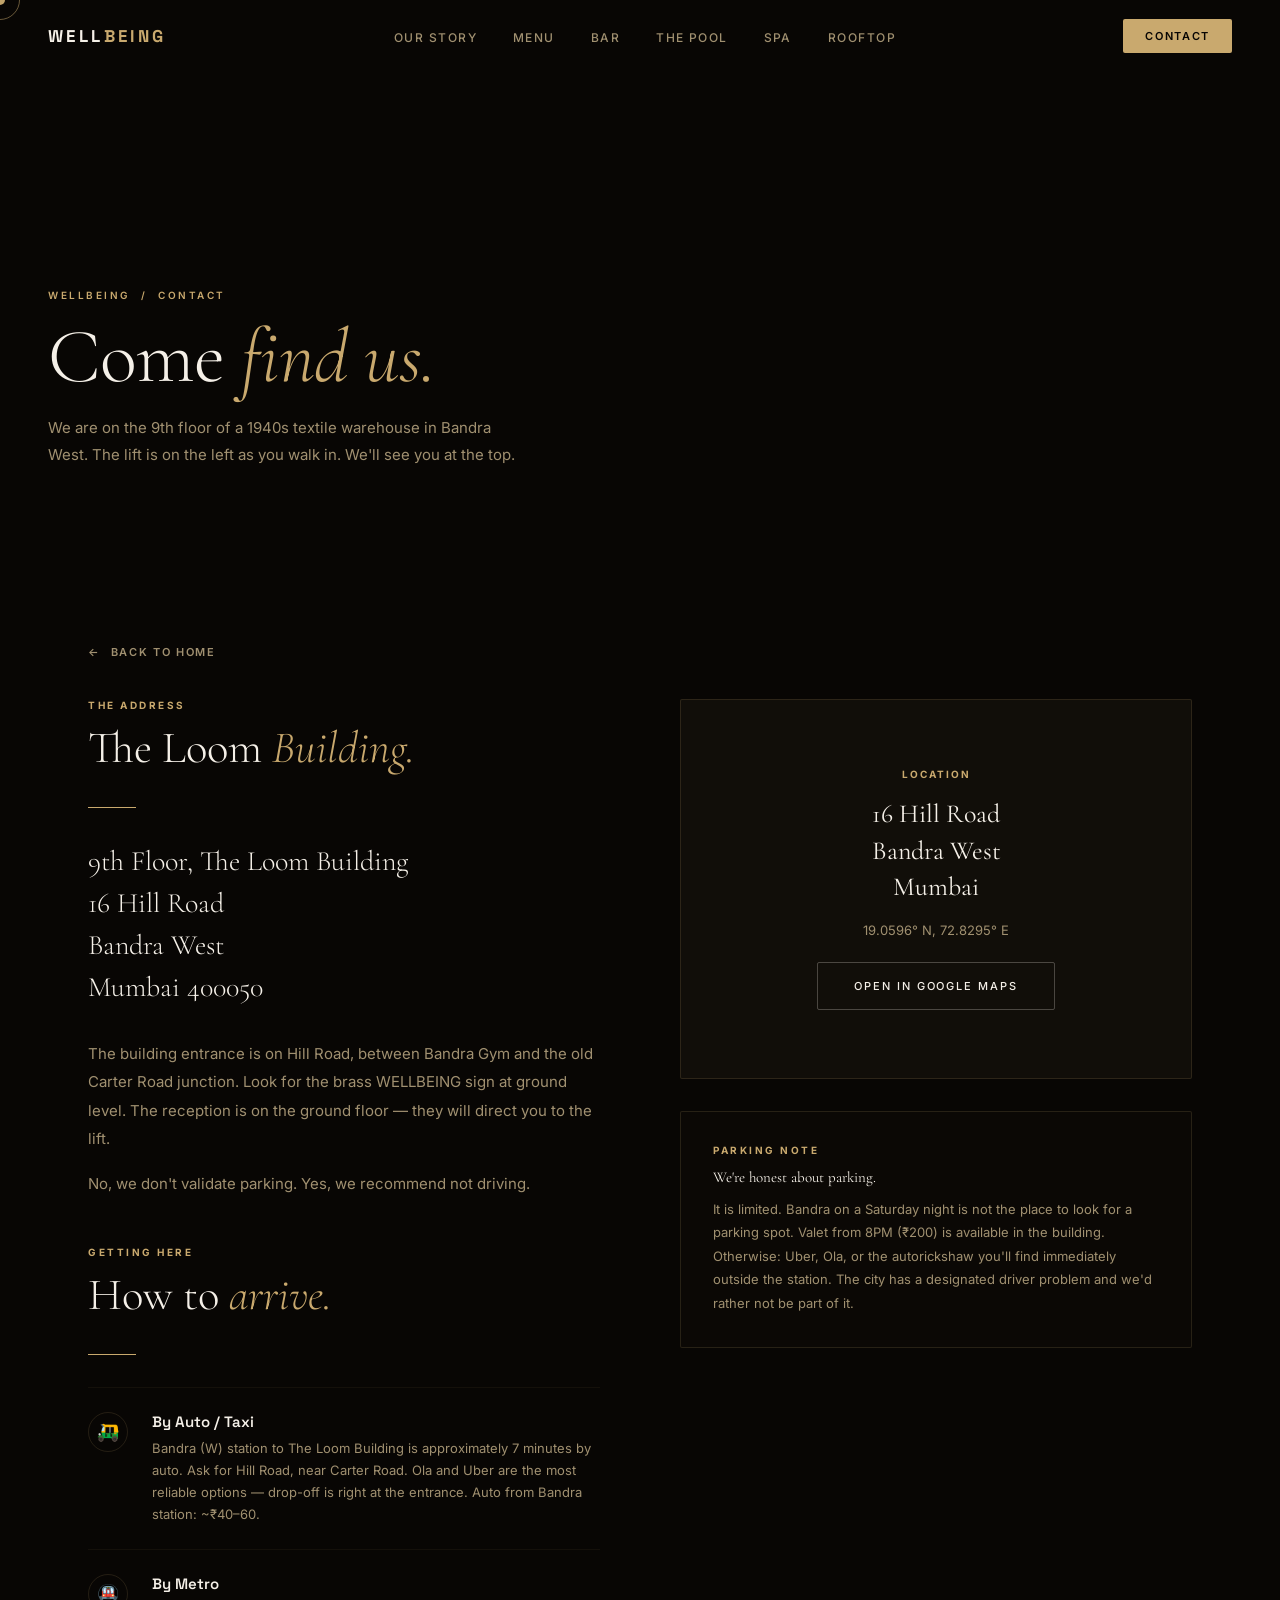
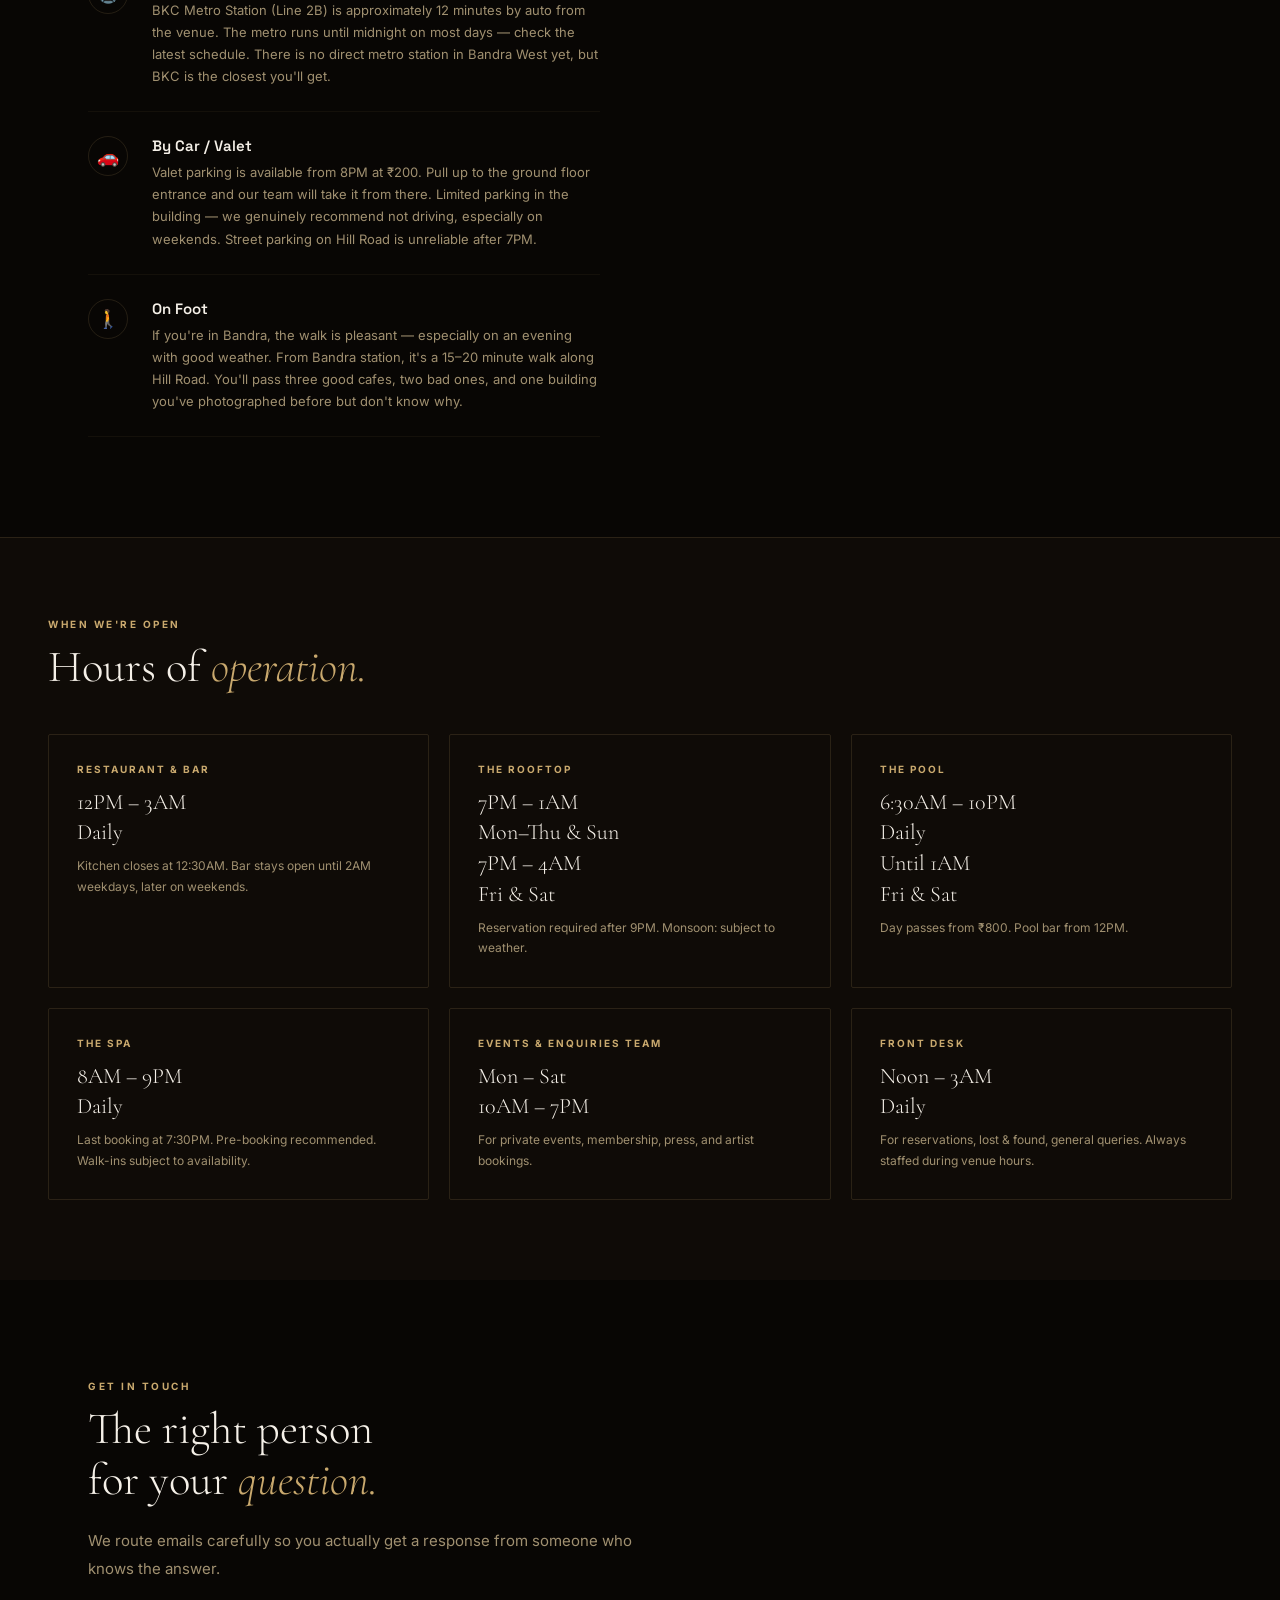
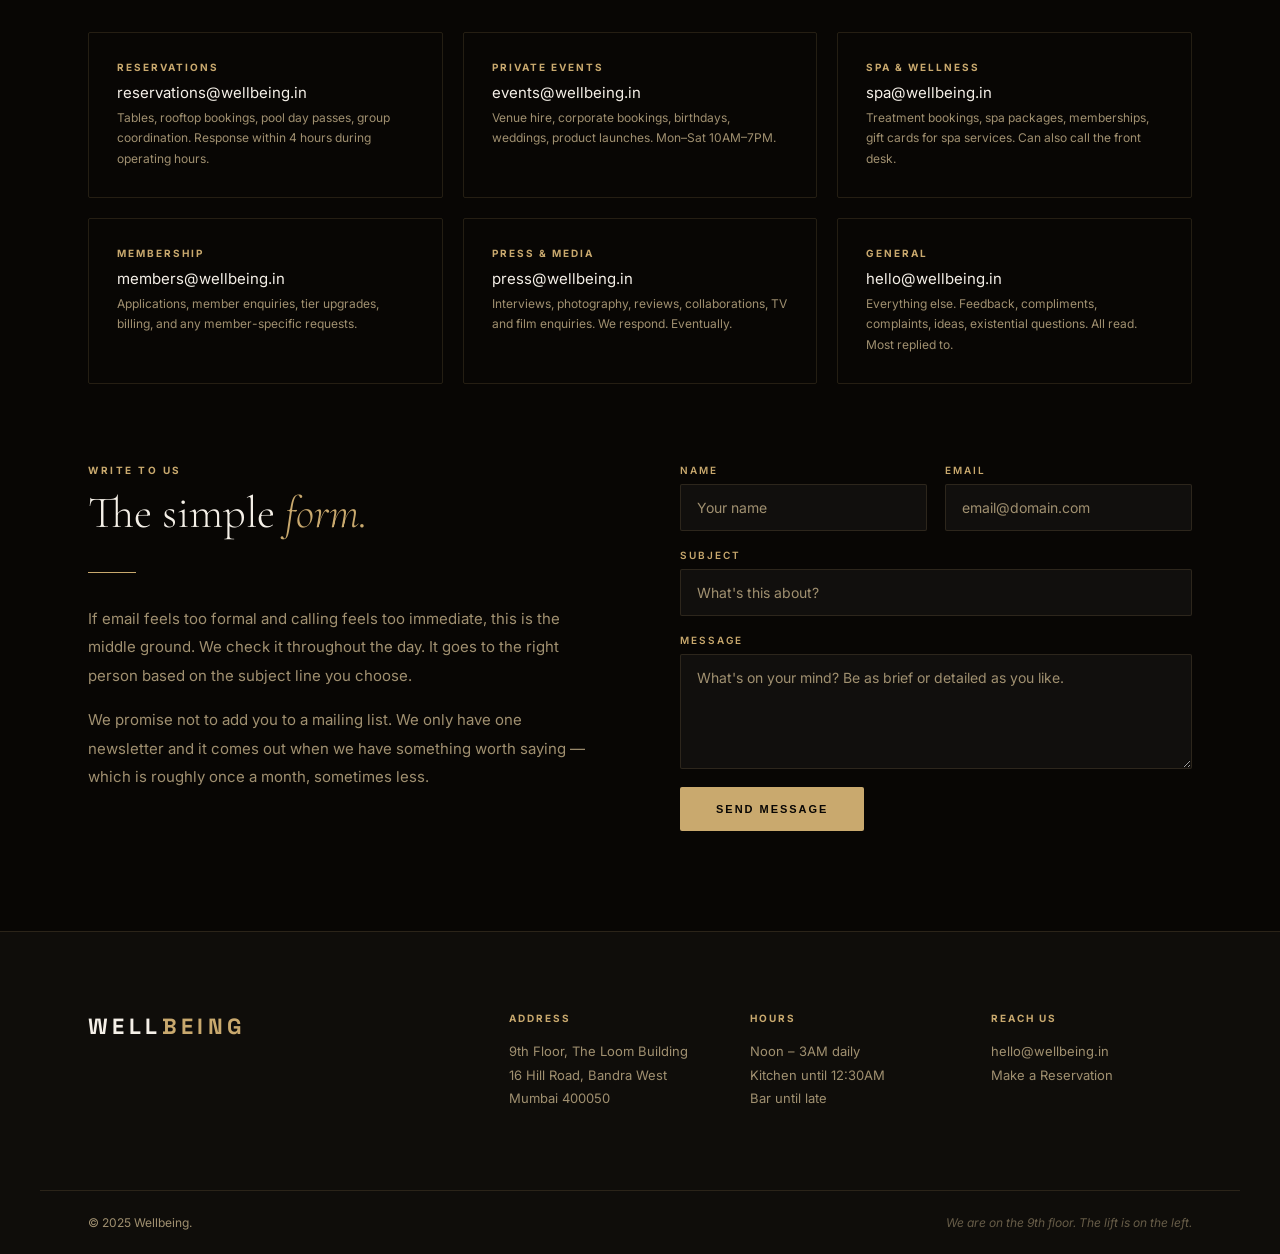
<file: contact.html>
<!DOCTYPE html>
<html lang="en">
<head>
  <meta charset="UTF-8">
  <meta name="viewport" content="width=device-width, initial-scale=1.0">
  <title>Contact & Directions — WELLBEING</title>
  <link rel="stylesheet" href="style.css">
  <link rel="stylesheet" href="pages.css">
  <link href="https://fonts.googleapis.com/css2?family=Cormorant+Garamond:ital,wght@0,300;0,400;1,300;1,400&family=Inter:wght@300;400;500;600&family=Space+Grotesk:wght@300;400;500;600;700&display=swap" rel="stylesheet">
  <style>
    .hours-grid { display: grid; grid-template-columns: repeat(3, 1fr); gap: 20px; margin-top: 40px; }
    .hours-card { padding: 28px; border: 1px solid var(--border); border-radius: 2px; }
    .hours-label { font-size: 10px; font-weight: 700; letter-spacing: 0.2em; text-transform: uppercase; color: var(--gold); margin-bottom: 12px; }
    .hours-time { font-family: 'Cormorant Garamond', serif; font-size: 22px; color: var(--cream); font-weight: 300; line-height: 1.4; }
    .hours-note { font-size: 12px; color: var(--warm); margin-top: 8px; line-height: 1.7; }
    .contact-dept { padding: 28px; border: 1px solid var(--border); border-radius: 2px; }
    .dept-name { font-size: 10px; font-weight: 700; letter-spacing: 0.2em; text-transform: uppercase; color: var(--gold); margin-bottom: 10px; }
    .dept-email { font-size: 15px; color: var(--cream); text-decoration: none; display: block; margin-bottom: 6px; }
    .dept-email:hover { color: var(--gold2); }
    .dept-note { font-size: 12px; color: var(--warm); line-height: 1.7; }
    .direction-row { display: flex; gap: 24px; align-items: flex-start; padding: 24px 0; border-bottom: 1px solid rgba(201,169,110,0.06); }
    .direction-icon { width: 40px; height: 40px; border: 1px solid var(--border); border-radius: 50%; display: flex; align-items: center; justify-content: center; font-size: 18px; flex-shrink: 0; }
    .direction-title { font-family: 'Space Grotesk', sans-serif; font-size: 15px; font-weight: 600; color: var(--cream); margin-bottom: 6px; }
    .direction-desc { font-size: 13px; color: var(--warm); line-height: 1.7; }
    @media (max-width: 900px) { .hours-grid { grid-template-columns: 1fr 1fr; } }
    @media (max-width: 600px) { .hours-grid { grid-template-columns: 1fr; } }
  </style>
</head>
<body>
  <div id="cursor"></div><div id="cursor-trail"></div>
  <nav id="nav">
    <a href="index.html" class="logo">WELL<span>BEING</span></a>
    <ul class="nav-links">
      <li><a href="about.html">Our Story</a></li>
      <li><a href="menu.html">Menu</a></li>
      <li><a href="cocktails.html">Bar</a></li>
      <li><a href="pool.html">The Pool</a></li>
      <li><a href="spa.html">Spa</a></li>
      <li><a href="rooftop.html">Rooftop</a></li>
    </ul>
    <a href="contact.html" class="nav-reserve">Contact</a>
    <button class="hamburger" id="hamburger"><span></span><span></span></button>
  </nav>
  <div class="mobile-overlay" id="mobileOverlay">
    <ul>
      <li><a href="index.html" onclick="closeMenu()">Home</a></li>
      <li><a href="about.html" onclick="closeMenu()">Our Story</a></li>
      <li><a href="menu.html" onclick="closeMenu()">Menu</a></li>
      <li><a href="cocktails.html" onclick="closeMenu()">Bar</a></li>
      <li><a href="pool.html" onclick="closeMenu()">The Pool</a></li>
      <li><a href="spa.html" onclick="closeMenu()">Spa</a></li>
      <li><a href="rooftop.html" onclick="closeMenu()">Rooftop</a></li>
      <li><a href="artists.html" onclick="closeMenu()">Artists</a></li>
      <li><a href="membership.html" onclick="closeMenu()">Membership</a></li>
      <li><a href="private-events.html" onclick="closeMenu()">Private Events</a></li>
      <li><a href="faq.html" onclick="closeMenu()">FAQ</a></li>
      <li><a href="contact.html" onclick="closeMenu()">Contact</a></li>
    </ul>
  </div>

  <!-- HERO -->
  <section class="page-hero" style="min-height:60vh">
    <div class="page-hero-bg" style="background-image:url('https://images.unsplash.com/photo-1449824913935-59a10b8d2000?w=1920&q=85&auto=format&fit=crop')"></div>
    <div class="page-hero-content">
      <p class="breadcrumb"><a href="index.html">Wellbeing</a> &nbsp;/&nbsp; Contact</p>
      <h1 class="page-title">Come <em>find us.</em></h1>
      <p class="page-tagline">We are on the 9th floor of a 1940s textile warehouse in Bandra West. The lift is on the left as you walk in. We'll see you at the top.</p>
    </div>
  </section>

  <!-- ADDRESS & HOW TO GET HERE -->
  <div class="page-body">
    <a href="index.html" class="back-link">Back to Home</a>
    <div class="two-col">
      <div>
        <p class="sub-label">The Address</p>
        <h2 class="sub-heading">The Loom <em>Building.</em></h2>
        <div class="gold-divider"></div>
        <div style="margin-bottom:32px">
          <p style="font-family:'Cormorant Garamond',serif;font-size:28px;font-weight:300;color:var(--cream);line-height:1.5">9th Floor, The Loom Building<br>16 Hill Road<br>Bandra West<br>Mumbai 400050</p>
        </div>
        <p class="sub-body">The building entrance is on Hill Road, between Bandra Gym and the old Carter Road junction. Look for the brass WELLBEING sign at ground level. The reception is on the ground floor — they will direct you to the lift.</p>
        <p class="sub-body" style="margin-top:16px">No, we don't validate parking. Yes, we recommend not driving.</p>

        <!-- DIRECTIONS -->
        <div style="margin-top:48px">
          <p class="sub-label">Getting Here</p>
          <h2 class="sub-heading">How to <em>arrive.</em></h2>
          <div class="gold-divider"></div>

          <div class="direction-row" style="border-top:1px solid rgba(201,169,110,0.06)">
            <div class="direction-icon">🛺</div>
            <div>
              <p class="direction-title">By Auto / Taxi</p>
              <p class="direction-desc">Bandra (W) station to The Loom Building is approximately 7 minutes by auto. Ask for Hill Road, near Carter Road. Ola and Uber are the most reliable options — drop-off is right at the entrance. Auto from Bandra station: ~₹40–60.</p>
            </div>
          </div>

          <div class="direction-row">
            <div class="direction-icon">🚇</div>
            <div>
              <p class="direction-title">By Metro</p>
              <p class="direction-desc">BKC Metro Station (Line 2B) is approximately 12 minutes by auto from the venue. The metro runs until midnight on most days — check the latest schedule. There is no direct metro station in Bandra West yet, but BKC is the closest you'll get.</p>
            </div>
          </div>

          <div class="direction-row">
            <div class="direction-icon">🚗</div>
            <div>
              <p class="direction-title">By Car / Valet</p>
              <p class="direction-desc">Valet parking is available from 8PM at ₹200. Pull up to the ground floor entrance and our team will take it from there. Limited parking in the building — we genuinely recommend not driving, especially on weekends. Street parking on Hill Road is unreliable after 7PM.</p>
            </div>
          </div>

          <div class="direction-row">
            <div class="direction-icon">🚶</div>
            <div>
              <p class="direction-title">On Foot</p>
              <p class="direction-desc">If you're in Bandra, the walk is pleasant — especially on an evening with good weather. From Bandra station, it's a 15–20 minute walk along Hill Road. You'll pass three good cafes, two bad ones, and one building you've photographed before but don't know why.</p>
            </div>
          </div>
        </div>
      </div>

      <div>
        <!-- MAP PLACEHOLDER -->
        <div style="height:380px;background:rgba(201,169,110,0.05);border:1px solid var(--border);border-radius:2px;display:flex;flex-direction:column;align-items:center;justify-content:center;text-align:center;padding:32px;margin-bottom:32px">
          <p style="font-size:10px;font-weight:700;letter-spacing:0.2em;text-transform:uppercase;color:var(--gold);margin-bottom:16px">Location</p>
          <p style="font-family:'Cormorant Garamond',serif;font-size:26px;color:var(--cream);line-height:1.4;margin-bottom:16px">16 Hill Road<br>Bandra West<br>Mumbai</p>
          <p style="font-size:13px;color:var(--warm);margin-bottom:24px">19.0596° N, 72.8295° E</p>
          <a href="https://maps.google.com/?q=16+Hill+Road+Bandra+West+Mumbai" target="_blank" rel="noopener" class="cta-ghost" style="font-size:11px">Open in Google Maps</a>
        </div>

        <div style="padding:32px;border:1px solid var(--border);border-radius:2px;background:rgba(201,169,110,0.02)">
          <p class="sub-label">Parking Note</p>
          <p style="font-size:15px;color:var(--cream);font-family:'Cormorant Garamond',serif;margin-bottom:12px">We're honest about parking.</p>
          <p style="font-size:13px;color:var(--warm);line-height:1.8">It is limited. Bandra on a Saturday night is not the place to look for a parking spot. Valet from 8PM (₹200) is available in the building. Otherwise: Uber, Ola, or the autorickshaw you'll find immediately outside the station. The city has a designated driver problem and we'd rather not be part of it.</p>
        </div>
      </div>
    </div>
  </div>

  <!-- HOURS -->
  <section class="page-section" style="background:rgba(201,169,110,0.03);border-top:1px solid var(--border)">
    <div class="inner">
      <p class="sub-label">When We're Open</p>
      <h2 class="sub-heading">Hours of <em>operation.</em></h2>
      <div class="hours-grid">
        <div class="hours-card">
          <p class="hours-label">Restaurant & Bar</p>
          <p class="hours-time">12PM – 3AM<br>Daily</p>
          <p class="hours-note">Kitchen closes at 12:30AM. Bar stays open until 2AM weekdays, later on weekends.</p>
        </div>
        <div class="hours-card">
          <p class="hours-label">The Rooftop</p>
          <p class="hours-time">7PM – 1AM<br>Mon–Thu &amp; Sun<br>7PM – 4AM<br>Fri &amp; Sat</p>
          <p class="hours-note">Reservation required after 9PM. Monsoon: subject to weather.</p>
        </div>
        <div class="hours-card">
          <p class="hours-label">The Pool</p>
          <p class="hours-time">6:30AM – 10PM<br>Daily<br>Until 1AM<br>Fri &amp; Sat</p>
          <p class="hours-note">Day passes from ₹800. Pool bar from 12PM.</p>
        </div>
        <div class="hours-card">
          <p class="hours-label">The Spa</p>
          <p class="hours-time">8AM – 9PM<br>Daily</p>
          <p class="hours-note">Last booking at 7:30PM. Pre-booking recommended. Walk-ins subject to availability.</p>
        </div>
        <div class="hours-card">
          <p class="hours-label">Events &amp; Enquiries Team</p>
          <p class="hours-time">Mon – Sat<br>10AM – 7PM</p>
          <p class="hours-note">For private events, membership, press, and artist bookings.</p>
        </div>
        <div class="hours-card">
          <p class="hours-label">Front Desk</p>
          <p class="hours-time">Noon – 3AM<br>Daily</p>
          <p class="hours-note">For reservations, lost &amp; found, general queries. Always staffed during venue hours.</p>
        </div>
      </div>
    </div>
  </section>

  <!-- CONTACT DEPARTMENTS -->
  <div class="page-body">
    <p class="sub-label">Get in Touch</p>
    <h2 class="sub-heading">The right person<br>for your <em>question.</em></h2>
    <p class="sub-body" style="margin-bottom:48px">We route emails carefully so you actually get a response from someone who knows the answer.</p>
    <div style="display:grid;grid-template-columns:repeat(3,1fr);gap:20px;margin-bottom:80px">
      <div class="contact-dept">
        <p class="dept-name">Reservations</p>
        <a href="mailto:reservations@wellbeing.in" class="dept-email">reservations@wellbeing.in</a>
        <p class="dept-note">Tables, rooftop bookings, pool day passes, group coordination. Response within 4 hours during operating hours.</p>
      </div>
      <div class="contact-dept">
        <p class="dept-name">Private Events</p>
        <a href="mailto:events@wellbeing.in" class="dept-email">events@wellbeing.in</a>
        <p class="dept-note">Venue hire, corporate bookings, birthdays, weddings, product launches. Mon–Sat 10AM–7PM.</p>
      </div>
      <div class="contact-dept">
        <p class="dept-name">Spa &amp; Wellness</p>
        <a href="mailto:spa@wellbeing.in" class="dept-email">spa@wellbeing.in</a>
        <p class="dept-note">Treatment bookings, spa packages, memberships, gift cards for spa services. Can also call the front desk.</p>
      </div>
      <div class="contact-dept">
        <p class="dept-name">Membership</p>
        <a href="mailto:members@wellbeing.in" class="dept-email">members@wellbeing.in</a>
        <p class="dept-note">Applications, member enquiries, tier upgrades, billing, and any member-specific requests.</p>
      </div>
      <div class="contact-dept">
        <p class="dept-name">Press &amp; Media</p>
        <a href="mailto:press@wellbeing.in" class="dept-email">press@wellbeing.in</a>
        <p class="dept-note">Interviews, photography, reviews, collaborations, TV and film enquiries. We respond. Eventually.</p>
      </div>
      <div class="contact-dept">
        <p class="dept-name">General</p>
        <a href="mailto:hello@wellbeing.in" class="dept-email">hello@wellbeing.in</a>
        <p class="dept-note">Everything else. Feedback, compliments, complaints, ideas, existential questions. All read. Most replied to.</p>
      </div>
    </div>

    <!-- CONTACT FORM -->
    <div class="two-col">
      <div>
        <p class="sub-label">Write to Us</p>
        <h2 class="sub-heading">The simple <em>form.</em></h2>
        <div class="gold-divider"></div>
        <p class="sub-body">If email feels too formal and calling feels too immediate, this is the middle ground. We check it throughout the day. It goes to the right person based on the subject line you choose.</p>
        <p class="sub-body" style="margin-top:16px">We promise not to add you to a mailing list. We only have one newsletter and it comes out when we have something worth saying — which is roughly once a month, sometimes less.</p>
      </div>
      <form class="page-form">
        <div class="form-row">
          <div class="form-field">
            <label>Name</label>
            <input type="text" placeholder="Your name">
          </div>
          <div class="form-field">
            <label>Email</label>
            <input type="email" placeholder="email@domain.com">
          </div>
        </div>
        <div class="form-field">
          <label>Subject</label>
          <select>
            <option value="">What's this about?</option>
            <option>Table Reservation</option>
            <option>Private Event Enquiry</option>
            <option>Membership Application</option>
            <option>Spa Booking</option>
            <option>Artist Booking</option>
            <option>Press / Media</option>
            <option>Feedback</option>
            <option>Something Else</option>
          </select>
        </div>
        <div class="form-field">
          <label>Message</label>
          <textarea rows="5" placeholder="What's on your mind? Be as brief or detailed as you like."></textarea>
        </div>
        <button type="submit" class="cta-gold" style="align-self:flex-start">Send Message</button>
      </form>
    </div>
  </div>

  <footer id="footer">
    <div class="footer-top">
      <div class="footer-logo">WELL<span>BEING</span></div>
      <div class="footer-cols">
        <div class="footer-col"><h4>Address</h4><p>9th Floor, The Loom Building<br>16 Hill Road, Bandra West<br>Mumbai 400050</p></div>
        <div class="footer-col"><h4>Hours</h4><p>Noon – 3AM daily<br>Kitchen until 12:30AM<br>Bar until late</p></div>
        <div class="footer-col"><h4>Reach Us</h4><a href="mailto:hello@wellbeing.in">hello@wellbeing.in</a><a href="index.html#reserve">Make a Reservation</a></div>
      </div>
    </div>
    <div class="footer-bottom"><p>© 2025 Wellbeing.</p><p class="footer-note">We are on the 9th floor. The lift is on the left.</p></div>
  </footer>
  <script src="script.js"></script>
</body>
</html>
</file>
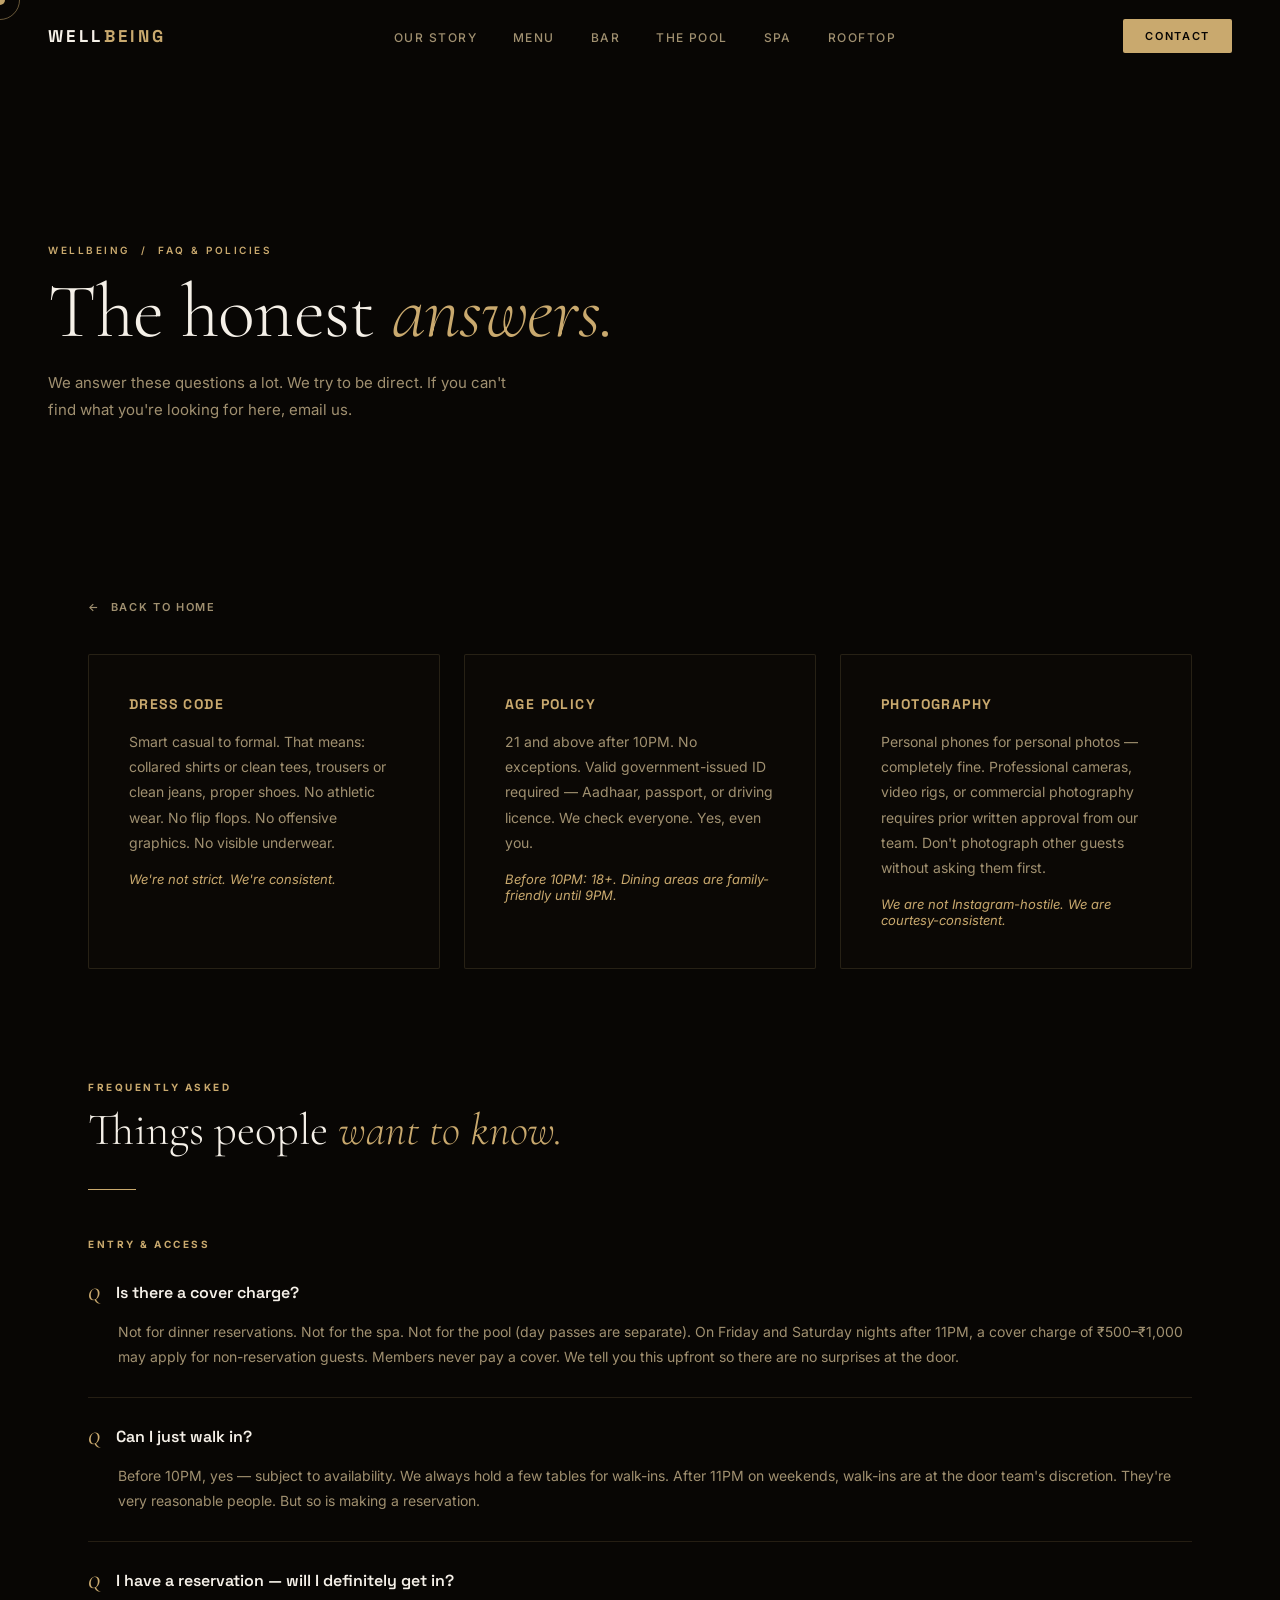
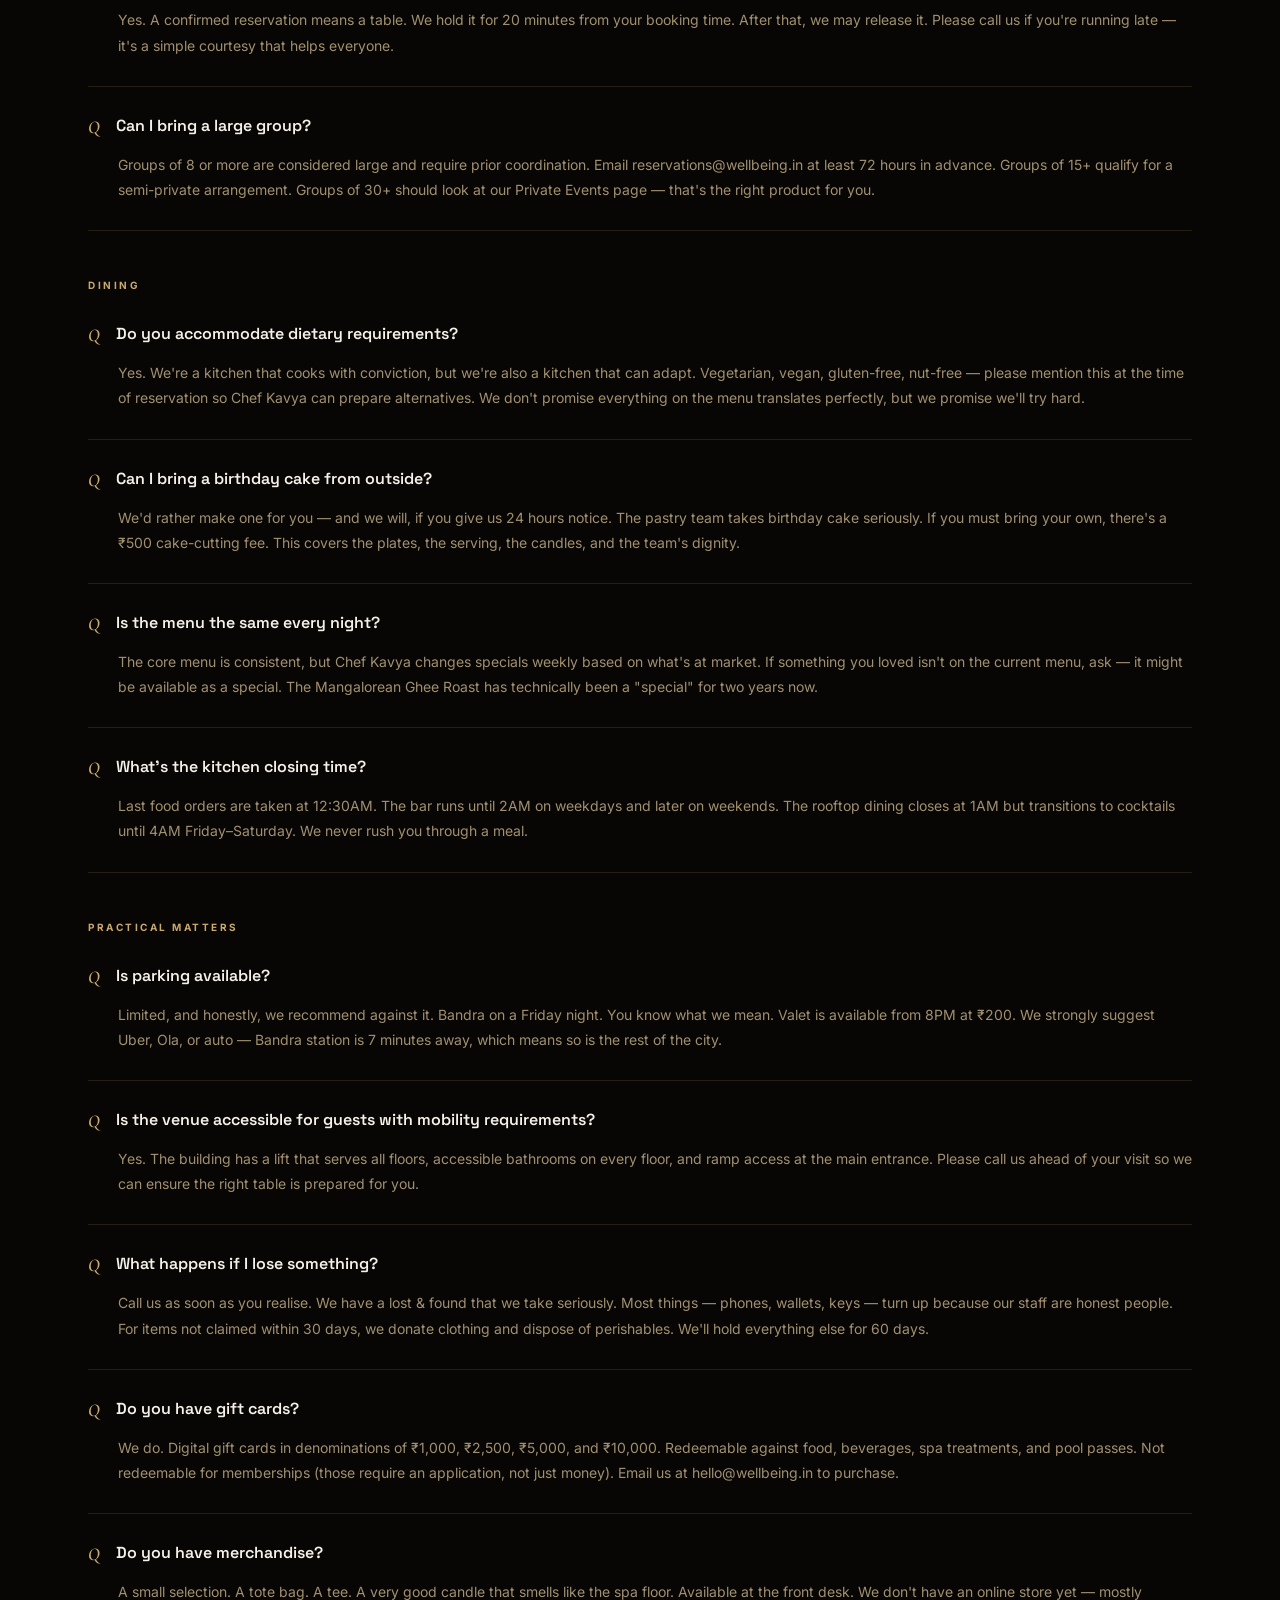
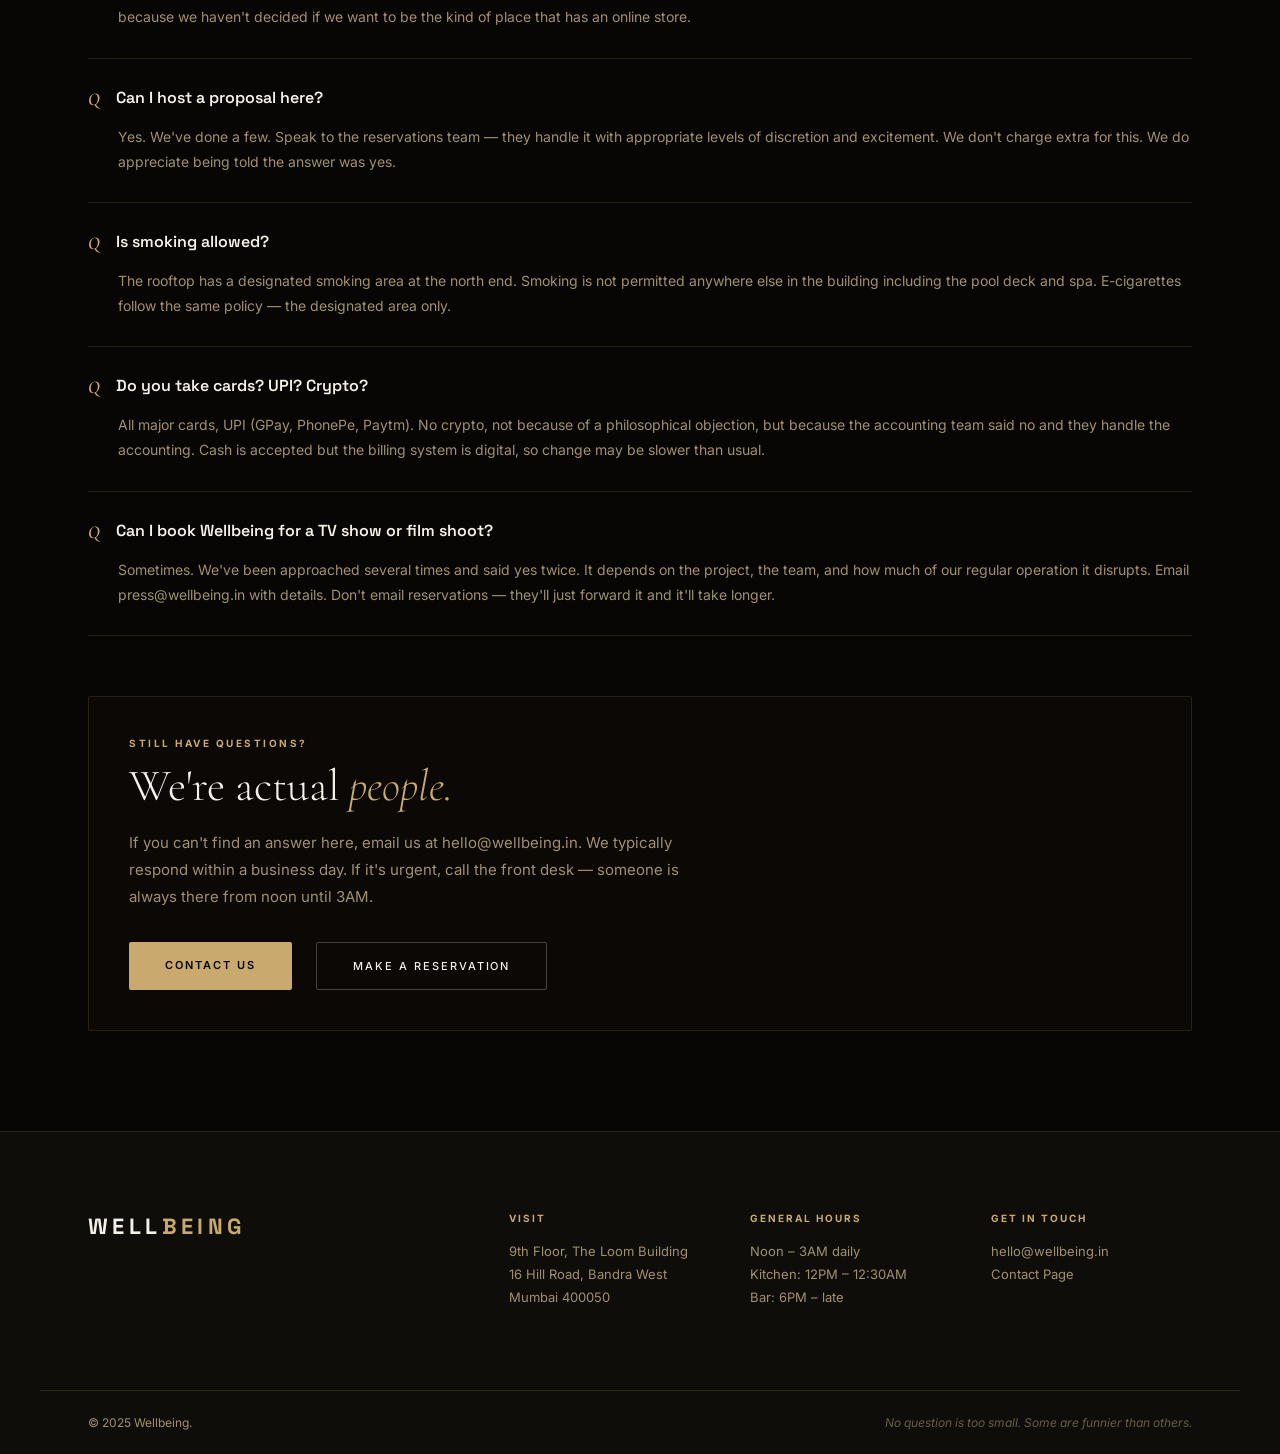
<file: faq.html>
<!DOCTYPE html>
<html lang="en">
<head>
  <meta charset="UTF-8">
  <meta name="viewport" content="width=device-width, initial-scale=1.0">
  <title>FAQ & Policies — WELLBEING</title>
  <link rel="stylesheet" href="style.css">
  <link rel="stylesheet" href="pages.css">
  <link href="https://fonts.googleapis.com/css2?family=Cormorant+Garamond:ital,wght@0,300;0,400;1,300;1,400&family=Inter:wght@300;400;500;600&family=Space+Grotesk:wght@300;400;500;600;700&display=swap" rel="stylesheet">
  <style>
    .faq-item { border-bottom: 1px solid var(--border); padding: 28px 0; }
    .faq-q { font-family: 'Space Grotesk', sans-serif; font-size: 16px; font-weight: 600; color: var(--cream); margin-bottom: 14px; display: flex; gap: 16px; align-items: flex-start; }
    .faq-q::before { content: 'Q'; font-family: 'Cormorant Garamond', serif; font-size: 18px; font-style: italic; color: var(--gold); flex-shrink: 0; margin-top: 1px; }
    .faq-a { font-size: 14px; color: var(--warm); line-height: 1.8; padding-left: 30px; }
    .policy-block { padding: 40px; border: 1px solid var(--border); border-radius: 2px; background: rgba(201,169,110,0.02); margin-bottom: 32px; }
    .policy-title { font-family: 'Space Grotesk', sans-serif; font-size: 14px; font-weight: 700; letter-spacing: 0.1em; text-transform: uppercase; color: var(--gold); margin-bottom: 16px; }
  </style>
</head>
<body>
  <div id="cursor"></div><div id="cursor-trail"></div>
  <nav id="nav">
    <a href="index.html" class="logo">WELL<span>BEING</span></a>
    <ul class="nav-links">
      <li><a href="about.html">Our Story</a></li>
      <li><a href="menu.html">Menu</a></li>
      <li><a href="cocktails.html">Bar</a></li>
      <li><a href="pool.html">The Pool</a></li>
      <li><a href="spa.html">Spa</a></li>
      <li><a href="rooftop.html">Rooftop</a></li>
    </ul>
    <a href="contact.html" class="nav-reserve">Contact</a>
    <button class="hamburger" id="hamburger"><span></span><span></span></button>
  </nav>
  <div class="mobile-overlay" id="mobileOverlay">
    <ul>
      <li><a href="index.html" onclick="closeMenu()">Home</a></li>
      <li><a href="about.html" onclick="closeMenu()">Our Story</a></li>
      <li><a href="menu.html" onclick="closeMenu()">Menu</a></li>
      <li><a href="cocktails.html" onclick="closeMenu()">Bar</a></li>
      <li><a href="pool.html" onclick="closeMenu()">The Pool</a></li>
      <li><a href="spa.html" onclick="closeMenu()">Spa</a></li>
      <li><a href="rooftop.html" onclick="closeMenu()">Rooftop</a></li>
      <li><a href="artists.html" onclick="closeMenu()">Artists</a></li>
      <li><a href="membership.html" onclick="closeMenu()">Membership</a></li>
      <li><a href="private-events.html" onclick="closeMenu()">Private Events</a></li>
      <li><a href="faq.html" onclick="closeMenu()">FAQ</a></li>
      <li><a href="contact.html" onclick="closeMenu()">Contact</a></li>
    </ul>
  </div>

  <!-- HERO -->
  <section class="page-hero" style="min-height:55vh">
    <div class="page-hero-bg" style="background-image:url('https://images.unsplash.com/photo-1566417713940-fe7c737a9ef2?w=1920&q=85&auto=format&fit=crop')"></div>
    <div class="page-hero-content">
      <p class="breadcrumb"><a href="index.html">Wellbeing</a> &nbsp;/&nbsp; FAQ &amp; Policies</p>
      <h1 class="page-title">The honest <em>answers.</em></h1>
      <p class="page-tagline">We answer these questions a lot. We try to be direct. If you can't find what you're looking for here, email us.</p>
    </div>
  </section>

  <div class="page-body">
    <a href="index.html" class="back-link">Back to Home</a>

    <!-- POLICIES FIRST -->
    <div style="display:grid;grid-template-columns:1fr 1fr 1fr;gap:24px;margin-bottom:80px">
      <div class="policy-block">
        <p class="policy-title">Dress Code</p>
        <p style="font-size:14px;color:var(--warm);line-height:1.8">Smart casual to formal. That means: collared shirts or clean tees, trousers or clean jeans, proper shoes. No athletic wear. No flip flops. No offensive graphics. No visible underwear.</p>
        <p style="font-size:13px;color:var(--gold);margin-top:16px;font-style:italic">We're not strict. We're consistent.</p>
      </div>
      <div class="policy-block">
        <p class="policy-title">Age Policy</p>
        <p style="font-size:14px;color:var(--warm);line-height:1.8">21 and above after 10PM. No exceptions. Valid government-issued ID required — Aadhaar, passport, or driving licence. We check everyone. Yes, even you.</p>
        <p style="font-size:13px;color:var(--gold);margin-top:16px;font-style:italic">Before 10PM: 18+. Dining areas are family-friendly until 9PM.</p>
      </div>
      <div class="policy-block">
        <p class="policy-title">Photography</p>
        <p style="font-size:14px;color:var(--warm);line-height:1.8">Personal phones for personal photos — completely fine. Professional cameras, video rigs, or commercial photography requires prior written approval from our team. Don't photograph other guests without asking them first.</p>
        <p style="font-size:13px;color:var(--gold);margin-top:16px;font-style:italic">We are not Instagram-hostile. We are courtesy-consistent.</p>
      </div>
    </div>

    <!-- FAQs -->
    <p class="sub-label">Frequently Asked</p>
    <h2 class="sub-heading">Things people <em>want to know.</em></h2>
    <div class="gold-divider"></div>

    <div style="margin-top:48px">

      <!-- ENTRY & ACCESS -->
      <p style="font-size:10px;font-weight:700;letter-spacing:0.25em;text-transform:uppercase;color:var(--gold);margin-bottom:4px;margin-top:48px">Entry &amp; Access</p>

      <div class="faq-item">
        <div class="faq-q">Is there a cover charge?</div>
        <p class="faq-a">Not for dinner reservations. Not for the spa. Not for the pool (day passes are separate). On Friday and Saturday nights after 11PM, a cover charge of ₹500–₹1,000 may apply for non-reservation guests. Members never pay a cover. We tell you this upfront so there are no surprises at the door.</p>
      </div>

      <div class="faq-item">
        <div class="faq-q">Can I just walk in?</div>
        <p class="faq-a">Before 10PM, yes — subject to availability. We always hold a few tables for walk-ins. After 11PM on weekends, walk-ins are at the door team's discretion. They're very reasonable people. But so is making a reservation.</p>
      </div>

      <div class="faq-item">
        <div class="faq-q">I have a reservation — will I definitely get in?</div>
        <p class="faq-a">Yes. A confirmed reservation means a table. We hold it for 20 minutes from your booking time. After that, we may release it. Please call us if you're running late — it's a simple courtesy that helps everyone.</p>
      </div>

      <div class="faq-item">
        <div class="faq-q">Can I bring a large group?</div>
        <p class="faq-a">Groups of 8 or more are considered large and require prior coordination. Email reservations@wellbeing.in at least 72 hours in advance. Groups of 15+ qualify for a semi-private arrangement. Groups of 30+ should look at our Private Events page — that's the right product for you.</p>
      </div>

      <!-- DINING -->
      <p style="font-size:10px;font-weight:700;letter-spacing:0.25em;text-transform:uppercase;color:var(--gold);margin-bottom:4px;margin-top:48px">Dining</p>

      <div class="faq-item">
        <div class="faq-q">Do you accommodate dietary requirements?</div>
        <p class="faq-a">Yes. We're a kitchen that cooks with conviction, but we're also a kitchen that can adapt. Vegetarian, vegan, gluten-free, nut-free — please mention this at the time of reservation so Chef Kavya can prepare alternatives. We don't promise everything on the menu translates perfectly, but we promise we'll try hard.</p>
      </div>

      <div class="faq-item">
        <div class="faq-q">Can I bring a birthday cake from outside?</div>
        <p class="faq-a">We'd rather make one for you — and we will, if you give us 24 hours notice. The pastry team takes birthday cake seriously. If you must bring your own, there's a ₹500 cake-cutting fee. This covers the plates, the serving, the candles, and the team's dignity.</p>
      </div>

      <div class="faq-item">
        <div class="faq-q">Is the menu the same every night?</div>
        <p class="faq-a">The core menu is consistent, but Chef Kavya changes specials weekly based on what's at market. If something you loved isn't on the current menu, ask — it might be available as a special. The Mangalorean Ghee Roast has technically been a "special" for two years now.</p>
      </div>

      <div class="faq-item">
        <div class="faq-q">What's the kitchen closing time?</div>
        <p class="faq-a">Last food orders are taken at 12:30AM. The bar runs until 2AM on weekdays and later on weekends. The rooftop dining closes at 1AM but transitions to cocktails until 4AM Friday–Saturday. We never rush you through a meal.</p>
      </div>

      <!-- PRACTICAL -->
      <p style="font-size:10px;font-weight:700;letter-spacing:0.25em;text-transform:uppercase;color:var(--gold);margin-bottom:4px;margin-top:48px">Practical Matters</p>

      <div class="faq-item">
        <div class="faq-q">Is parking available?</div>
        <p class="faq-a">Limited, and honestly, we recommend against it. Bandra on a Friday night. You know what we mean. Valet is available from 8PM at ₹200. We strongly suggest Uber, Ola, or auto — Bandra station is 7 minutes away, which means so is the rest of the city.</p>
      </div>

      <div class="faq-item">
        <div class="faq-q">Is the venue accessible for guests with mobility requirements?</div>
        <p class="faq-a">Yes. The building has a lift that serves all floors, accessible bathrooms on every floor, and ramp access at the main entrance. Please call us ahead of your visit so we can ensure the right table is prepared for you.</p>
      </div>

      <div class="faq-item">
        <div class="faq-q">What happens if I lose something?</div>
        <p class="faq-a">Call us as soon as you realise. We have a lost &amp; found that we take seriously. Most things — phones, wallets, keys — turn up because our staff are honest people. For items not claimed within 30 days, we donate clothing and dispose of perishables. We'll hold everything else for 60 days.</p>
      </div>

      <div class="faq-item">
        <div class="faq-q">Do you have gift cards?</div>
        <p class="faq-a">We do. Digital gift cards in denominations of ₹1,000, ₹2,500, ₹5,000, and ₹10,000. Redeemable against food, beverages, spa treatments, and pool passes. Not redeemable for memberships (those require an application, not just money). Email us at hello@wellbeing.in to purchase.</p>
      </div>

      <div class="faq-item">
        <div class="faq-q">Do you have merchandise?</div>
        <p class="faq-a">A small selection. A tote bag. A tee. A very good candle that smells like the spa floor. Available at the front desk. We don't have an online store yet — mostly because we haven't decided if we want to be the kind of place that has an online store.</p>
      </div>

      <div class="faq-item">
        <div class="faq-q">Can I host a proposal here?</div>
        <p class="faq-a">Yes. We've done a few. Speak to the reservations team — they handle it with appropriate levels of discretion and excitement. We don't charge extra for this. We do appreciate being told the answer was yes.</p>
      </div>

      <div class="faq-item">
        <div class="faq-q">Is smoking allowed?</div>
        <p class="faq-a">The rooftop has a designated smoking area at the north end. Smoking is not permitted anywhere else in the building including the pool deck and spa. E-cigarettes follow the same policy — the designated area only.</p>
      </div>

      <div class="faq-item">
        <div class="faq-q">Do you take cards? UPI? Crypto?</div>
        <p class="faq-a">All major cards, UPI (GPay, PhonePe, Paytm). No crypto, not because of a philosophical objection, but because the accounting team said no and they handle the accounting. Cash is accepted but the billing system is digital, so change may be slower than usual.</p>
      </div>

      <div class="faq-item">
        <div class="faq-q">Can I book Wellbeing for a TV show or film shoot?</div>
        <p class="faq-a">Sometimes. We've been approached several times and said yes twice. It depends on the project, the team, and how much of our regular operation it disrupts. Email press@wellbeing.in with details. Don't email reservations — they'll just forward it and it'll take longer.</p>
      </div>

    </div>

    <div style="margin-top:60px;padding:40px;border:1px solid var(--border);border-radius:2px;background:rgba(201,169,110,0.02)">
      <p class="sub-label">Still Have Questions?</p>
      <h2 class="sub-heading" style="margin-bottom:16px">We're actual <em>people.</em></h2>
      <p style="font-size:15px;color:var(--warm);line-height:1.8;max-width:560px;margin-bottom:32px">If you can't find an answer here, email us at hello@wellbeing.in. We typically respond within a business day. If it's urgent, call the front desk — someone is always there from noon until 3AM.</p>
      <div style="display:flex;gap:24px;flex-wrap:wrap">
        <a href="contact.html" class="cta-gold">Contact Us</a>
        <a href="index.html#reserve" class="cta-ghost">Make a Reservation</a>
      </div>
    </div>
  </div>

  <footer id="footer">
    <div class="footer-top">
      <div class="footer-logo">WELL<span>BEING</span></div>
      <div class="footer-cols">
        <div class="footer-col"><h4>Visit</h4><p>9th Floor, The Loom Building<br>16 Hill Road, Bandra West<br>Mumbai 400050</p></div>
        <div class="footer-col"><h4>General Hours</h4><p>Noon – 3AM daily<br>Kitchen: 12PM – 12:30AM<br>Bar: 6PM – late</p></div>
        <div class="footer-col"><h4>Get in Touch</h4><a href="mailto:hello@wellbeing.in">hello@wellbeing.in</a><a href="contact.html">Contact Page</a></div>
      </div>
    </div>
    <div class="footer-bottom"><p>© 2025 Wellbeing.</p><p class="footer-note">No question is too small. Some are funnier than others.</p></div>
  </footer>
  <script src="script.js"></script>
</body>
</html>
</file>
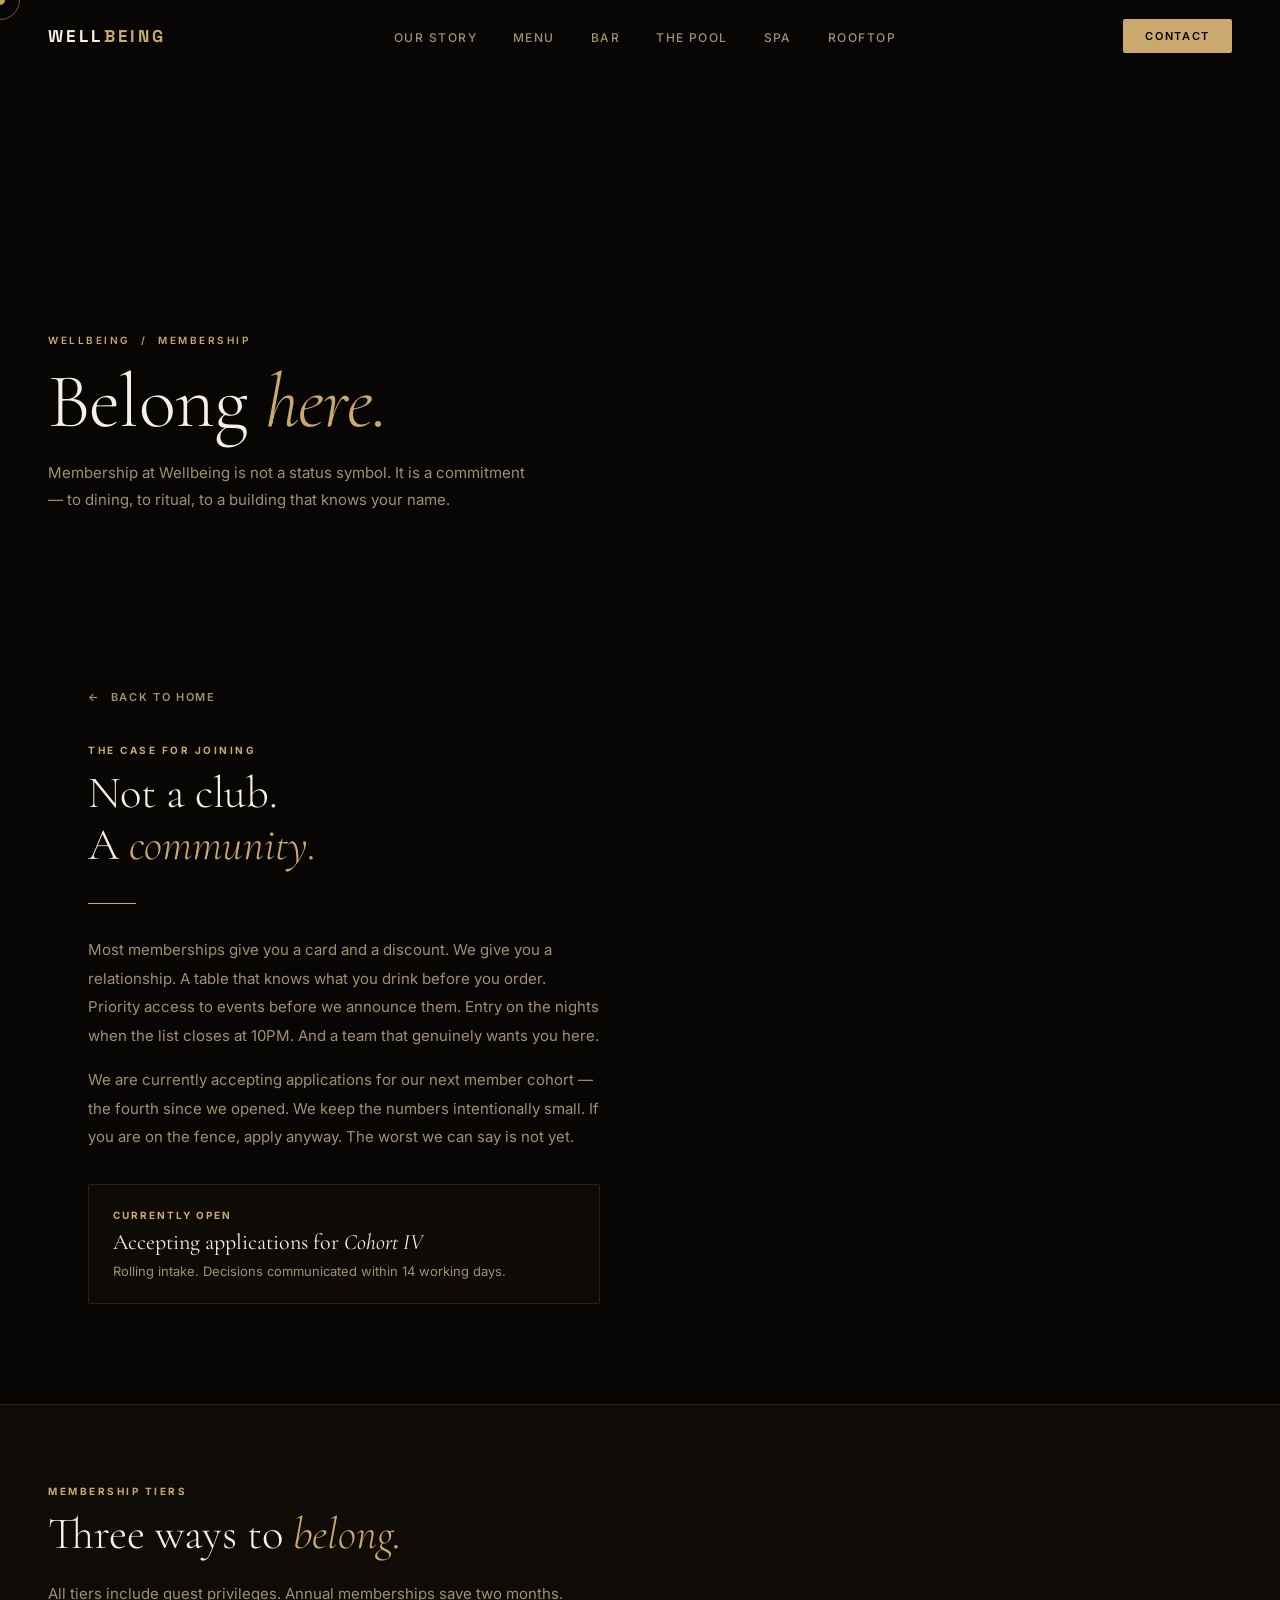
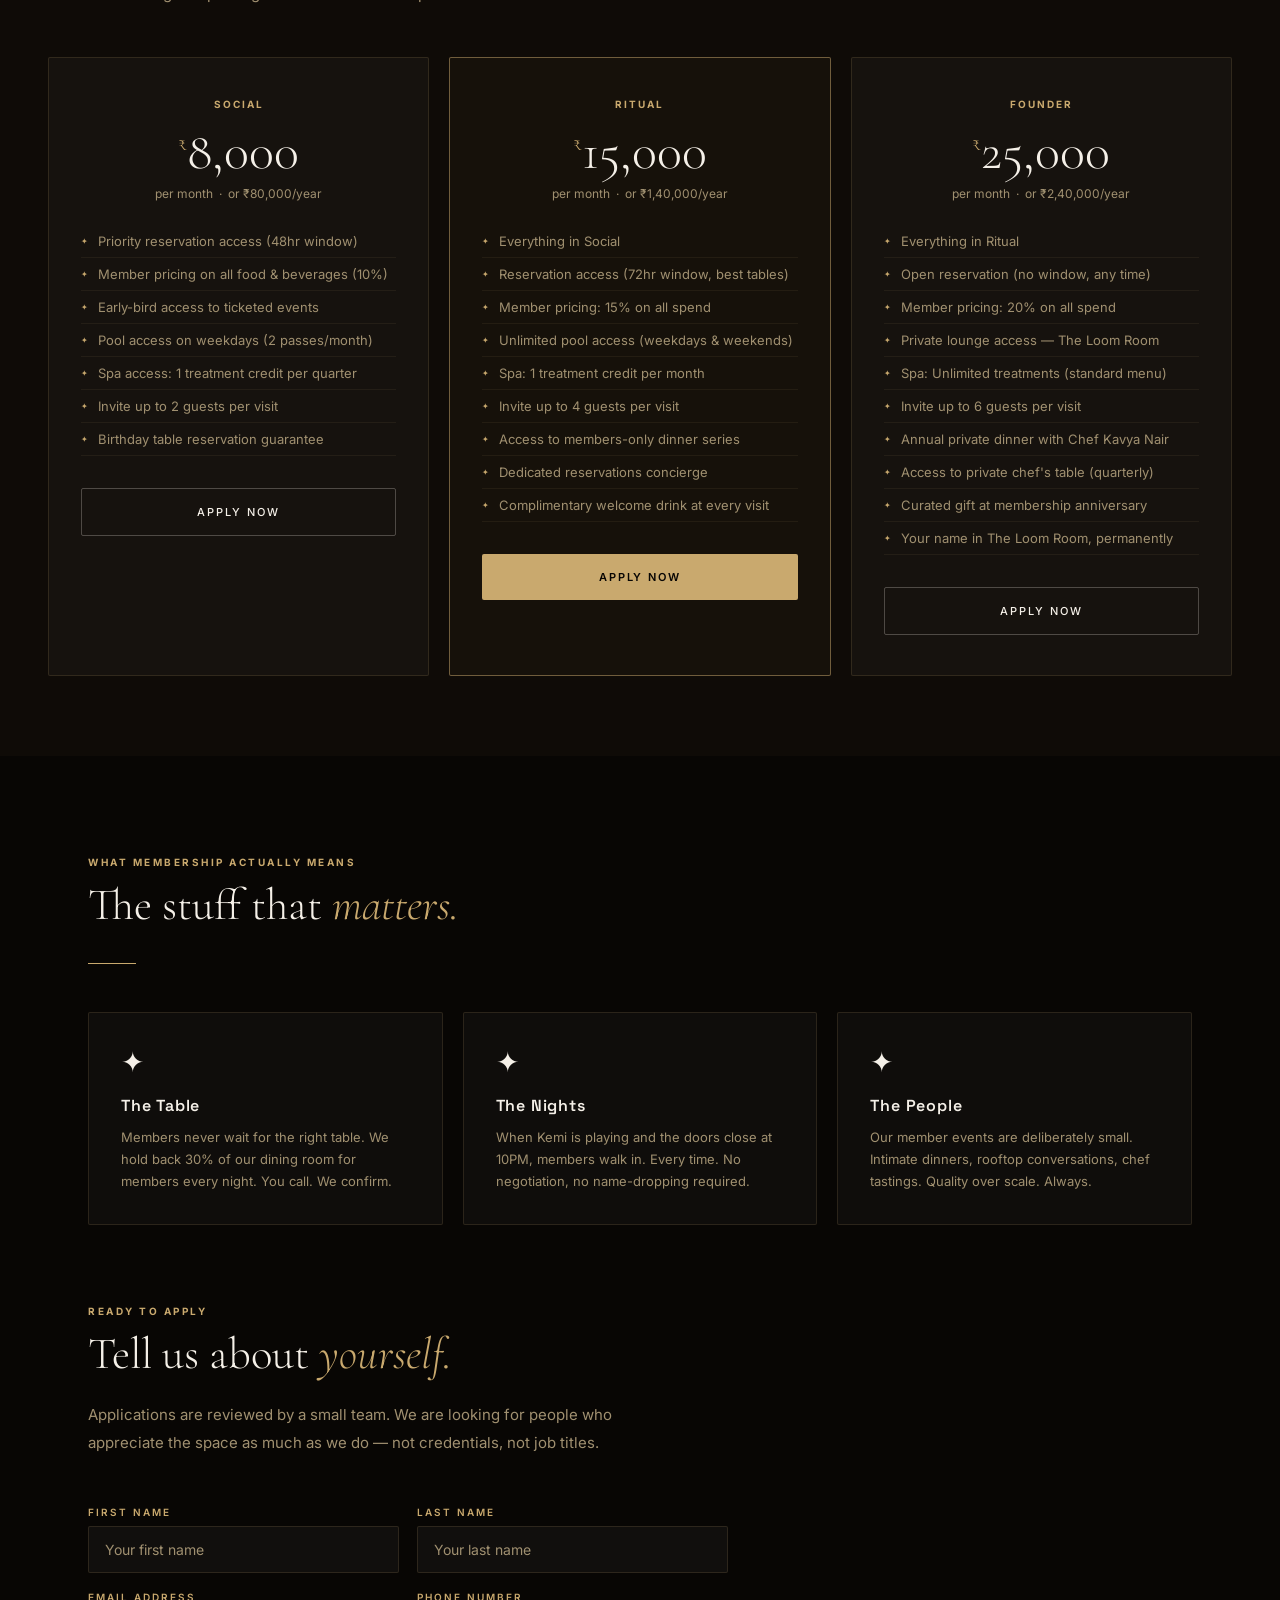
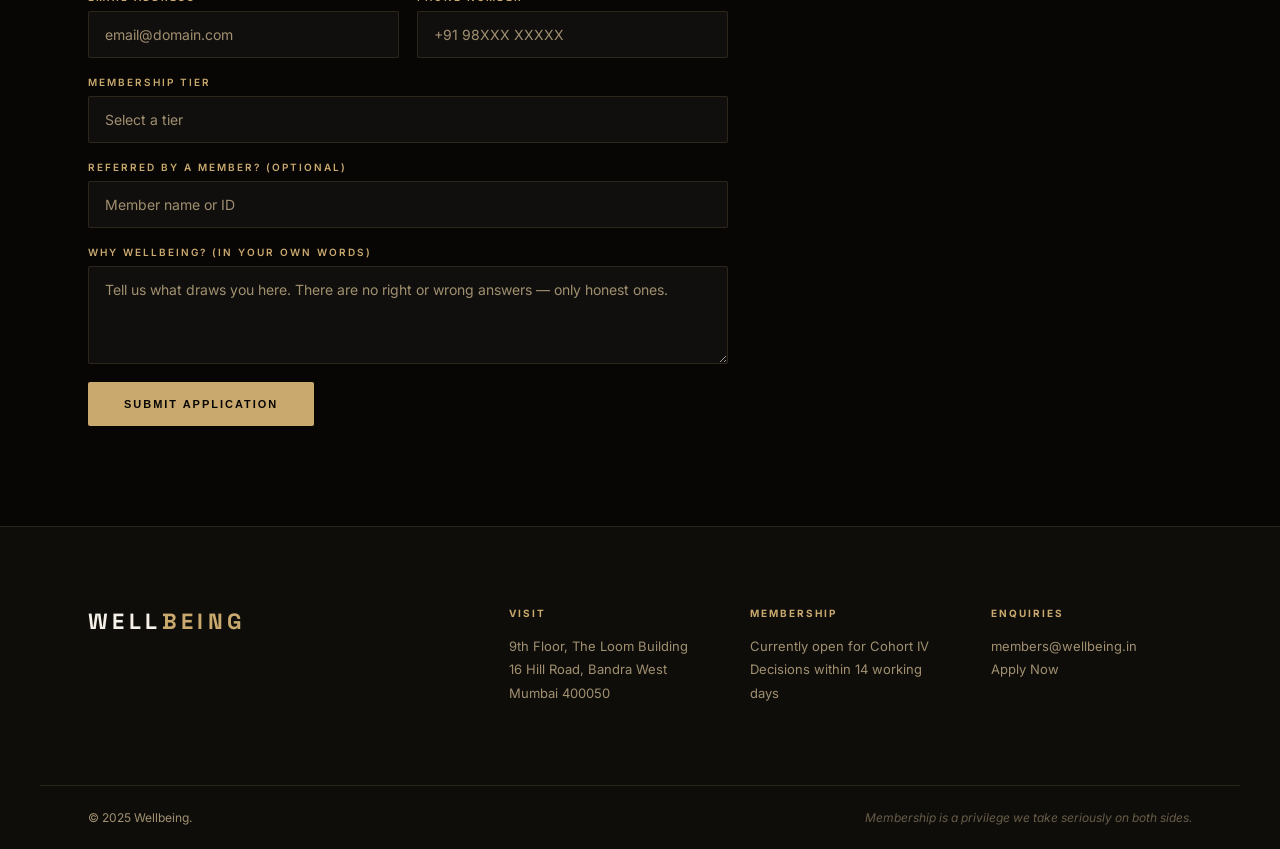
<file: membership.html>
<!DOCTYPE html>
<html lang="en">
<head>
  <meta charset="UTF-8">
  <meta name="viewport" content="width=device-width, initial-scale=1.0">
  <title>Membership — WELLBEING</title>
  <link rel="stylesheet" href="style.css">
  <link rel="stylesheet" href="pages.css">
  <link href="https://fonts.googleapis.com/css2?family=Cormorant+Garamond:ital,wght@0,300;0,400;1,300;1,400&family=Inter:wght@300;400;500;600&family=Space+Grotesk:wght@300;400;500;600;700&display=swap" rel="stylesheet">
</head>
<body>
  <div id="cursor"></div><div id="cursor-trail"></div>
  <nav id="nav">
    <a href="index.html" class="logo">WELL<span>BEING</span></a>
    <ul class="nav-links">
      <li><a href="about.html">Our Story</a></li>
      <li><a href="menu.html">Menu</a></li>
      <li><a href="cocktails.html">Bar</a></li>
      <li><a href="pool.html">The Pool</a></li>
      <li><a href="spa.html">Spa</a></li>
      <li><a href="rooftop.html">Rooftop</a></li>
    </ul>
    <a href="contact.html" class="nav-reserve">Contact</a>
    <button class="hamburger" id="hamburger"><span></span><span></span></button>
  </nav>
  <div class="mobile-overlay" id="mobileOverlay">
    <ul>
      <li><a href="index.html" onclick="closeMenu()">Home</a></li>
      <li><a href="about.html" onclick="closeMenu()">Our Story</a></li>
      <li><a href="menu.html" onclick="closeMenu()">Menu</a></li>
      <li><a href="cocktails.html" onclick="closeMenu()">Bar</a></li>
      <li><a href="pool.html" onclick="closeMenu()">The Pool</a></li>
      <li><a href="spa.html" onclick="closeMenu()">Spa</a></li>
      <li><a href="rooftop.html" onclick="closeMenu()">Rooftop</a></li>
      <li><a href="artists.html" onclick="closeMenu()">Artists</a></li>
      <li><a href="membership.html" onclick="closeMenu()">Membership</a></li>
      <li><a href="private-events.html" onclick="closeMenu()">Private Events</a></li>
      <li><a href="faq.html" onclick="closeMenu()">FAQ</a></li>
      <li><a href="contact.html" onclick="closeMenu()">Contact</a></li>
    </ul>
  </div>

  <!-- HERO -->
  <section class="page-hero" style="min-height:65vh">
    <div class="page-hero-bg" style="background-image:url('https://images.unsplash.com/photo-1567958451986-2de427a4a0be?w=1920&q=85&auto=format&fit=crop')"></div>
    <div class="page-hero-content">
      <p class="breadcrumb"><a href="index.html">Wellbeing</a> &nbsp;/&nbsp; Membership</p>
      <h1 class="page-title">Belong <em>here.</em></h1>
      <p class="page-tagline">Membership at Wellbeing is not a status symbol. It is a commitment — to dining, to ritual, to a building that knows your name.</p>
    </div>
  </section>

  <!-- INTRO -->
  <div class="page-body">
    <a href="index.html" class="back-link">Back to Home</a>
    <div class="two-col">
      <div>
        <p class="sub-label">The Case for Joining</p>
        <h2 class="sub-heading">Not a club.<br>A <em>community.</em></h2>
        <div class="gold-divider"></div>
        <p class="sub-body">Most memberships give you a card and a discount. We give you a relationship. A table that knows what you drink before you order. Priority access to events before we announce them. Entry on the nights when the list closes at 10PM. And a team that genuinely wants you here.</p>
        <p class="sub-body" style="margin-top:16px">We are currently accepting applications for our next member cohort — the fourth since we opened. We keep the numbers intentionally small. If you are on the fence, apply anyway. The worst we can say is not yet.</p>
        <div style="margin-top:32px;padding:24px;border:1px solid var(--border);border-radius:2px;background:rgba(201,169,110,0.03)">
          <p style="font-size:10px;font-weight:700;letter-spacing:0.2em;text-transform:uppercase;color:var(--gold);margin-bottom:8px">Currently Open</p>
          <p style="font-size:22px;font-family:'Cormorant Garamond',serif;color:var(--cream)">Accepting applications for <em>Cohort IV</em></p>
          <p style="font-size:13px;color:var(--warm);margin-top:8px">Rolling intake. Decisions communicated within 14 working days.</p>
        </div>
      </div>
      <div class="page-img" style="background-image:url('https://images.unsplash.com/photo-1470337458703-46ad1756a187?w=900&q=80&auto=format&fit=crop')"></div>
    </div>
  </div>

  <!-- TIERS -->
  <section class="page-section" style="background:rgba(201,169,110,0.03);border-top:1px solid var(--border)">
    <div class="inner">
      <p class="sub-label">Membership Tiers</p>
      <h2 class="sub-heading">Three ways to <em>belong.</em></h2>
      <p class="sub-body" style="margin-bottom:8px">All tiers include guest privileges. Annual memberships save two months.</p>
      <div class="pricing-grid" style="margin-top:48px">

        <!-- SOCIAL -->
        <div class="price-card">
          <span class="price-tag-label">Social</span>
          <div class="price-amount"><sup>₹</sup>8,000</div>
          <p class="price-period">per month &nbsp;·&nbsp; or ₹80,000/year</p>
          <ul class="price-features">
            <li>Priority reservation access (48hr window)</li>
            <li>Member pricing on all food &amp; beverages (10%)</li>
            <li>Early-bird access to ticketed events</li>
            <li>Pool access on weekdays (2 passes/month)</li>
            <li>Spa access: 1 treatment credit per quarter</li>
            <li>Invite up to 2 guests per visit</li>
            <li>Birthday table reservation guarantee</li>
          </ul>
          <a href="#apply" class="cta-ghost" style="display:block;text-align:center">Apply Now</a>
        </div>

        <!-- RITUAL -->
        <div class="price-card featured">
          <span class="price-tag-label">Ritual</span>
          <div class="price-amount"><sup>₹</sup>15,000</div>
          <p class="price-period">per month &nbsp;·&nbsp; or ₹1,40,000/year</p>
          <ul class="price-features">
            <li>Everything in Social</li>
            <li>Reservation access (72hr window, best tables)</li>
            <li>Member pricing: 15% on all spend</li>
            <li>Unlimited pool access (weekdays &amp; weekends)</li>
            <li>Spa: 1 treatment credit per month</li>
            <li>Invite up to 4 guests per visit</li>
            <li>Access to members-only dinner series</li>
            <li>Dedicated reservations concierge</li>
            <li>Complimentary welcome drink at every visit</li>
          </ul>
          <a href="#apply" class="cta-gold" style="display:block;text-align:center">Apply Now</a>
        </div>

        <!-- FOUNDER -->
        <div class="price-card">
          <span class="price-tag-label">Founder</span>
          <div class="price-amount"><sup>₹</sup>25,000</div>
          <p class="price-period">per month &nbsp;·&nbsp; or ₹2,40,000/year</p>
          <ul class="price-features">
            <li>Everything in Ritual</li>
            <li>Open reservation (no window, any time)</li>
            <li>Member pricing: 20% on all spend</li>
            <li>Private lounge access — The Loom Room</li>
            <li>Spa: Unlimited treatments (standard menu)</li>
            <li>Invite up to 6 guests per visit</li>
            <li>Annual private dinner with Chef Kavya Nair</li>
            <li>Access to private chef's table (quarterly)</li>
            <li>Curated gift at membership anniversary</li>
            <li>Your name in The Loom Room, permanently</li>
          </ul>
          <a href="#apply" class="cta-ghost" style="display:block;text-align:center">Apply Now</a>
        </div>
      </div>
    </div>
  </section>

  <!-- PERKS IN DETAIL -->
  <div class="page-body">
    <p class="sub-label">What Membership Actually Means</p>
    <h2 class="sub-heading">The stuff that <em>matters.</em></h2>
    <div class="gold-divider"></div>
    <div class="info-cards">
      <div class="info-card">
        <div class="info-card-icon">✦</div>
        <h3>The Table</h3>
        <p>Members never wait for the right table. We hold back 30% of our dining room for members every night. You call. We confirm.</p>
      </div>
      <div class="info-card">
        <div class="info-card-icon">✦</div>
        <h3>The Nights</h3>
        <p>When Kemi is playing and the doors close at 10PM, members walk in. Every time. No negotiation, no name-dropping required.</p>
      </div>
      <div class="info-card">
        <div class="info-card-icon">✦</div>
        <h3>The People</h3>
        <p>Our member events are deliberately small. Intimate dinners, rooftop conversations, chef tastings. Quality over scale. Always.</p>
      </div>
    </div>

    <!-- APPLICATION FORM -->
    <div id="apply" style="margin-top:80px">
      <p class="sub-label">Ready to Apply</p>
      <h2 class="sub-heading">Tell us about <em>yourself.</em></h2>
      <p class="sub-body" style="margin-bottom:48px">Applications are reviewed by a small team. We are looking for people who appreciate the space as much as we do — not credentials, not job titles.</p>
      <form class="page-form" style="max-width:640px">
        <div class="form-row">
          <div class="form-field">
            <label>First Name</label>
            <input type="text" placeholder="Your first name">
          </div>
          <div class="form-field">
            <label>Last Name</label>
            <input type="text" placeholder="Your last name">
          </div>
        </div>
        <div class="form-row">
          <div class="form-field">
            <label>Email Address</label>
            <input type="email" placeholder="email@domain.com">
          </div>
          <div class="form-field">
            <label>Phone Number</label>
            <input type="tel" placeholder="+91 98XXX XXXXX">
          </div>
        </div>
        <div class="form-field">
          <label>Membership Tier</label>
          <select>
            <option value="">Select a tier</option>
            <option>Social — ₹8,000/month</option>
            <option>Ritual — ₹15,000/month</option>
            <option>Founder — ₹25,000/month</option>
          </select>
        </div>
        <div class="form-field">
          <label>Referred by a member? (Optional)</label>
          <input type="text" placeholder="Member name or ID">
        </div>
        <div class="form-field">
          <label>Why Wellbeing? (In your own words)</label>
          <textarea rows="4" placeholder="Tell us what draws you here. There are no right or wrong answers — only honest ones."></textarea>
        </div>
        <button type="submit" class="cta-gold" style="align-self:flex-start">Submit Application</button>
      </form>
    </div>
  </div>

  <footer id="footer">
    <div class="footer-top">
      <div class="footer-logo">WELL<span>BEING</span></div>
      <div class="footer-cols">
        <div class="footer-col"><h4>Visit</h4><p>9th Floor, The Loom Building<br>16 Hill Road, Bandra West<br>Mumbai 400050</p></div>
        <div class="footer-col"><h4>Membership</h4><p>Currently open for Cohort IV<br>Decisions within 14 working days</p></div>
        <div class="footer-col"><h4>Enquiries</h4><a href="mailto:members@wellbeing.in">members@wellbeing.in</a><a href="#apply">Apply Now</a></div>
      </div>
    </div>
    <div class="footer-bottom"><p>© 2025 Wellbeing.</p><p class="footer-note">Membership is a privilege we take seriously on both sides.</p></div>
  </footer>
  <script src="script.js"></script>
</body>
</html>
</file>
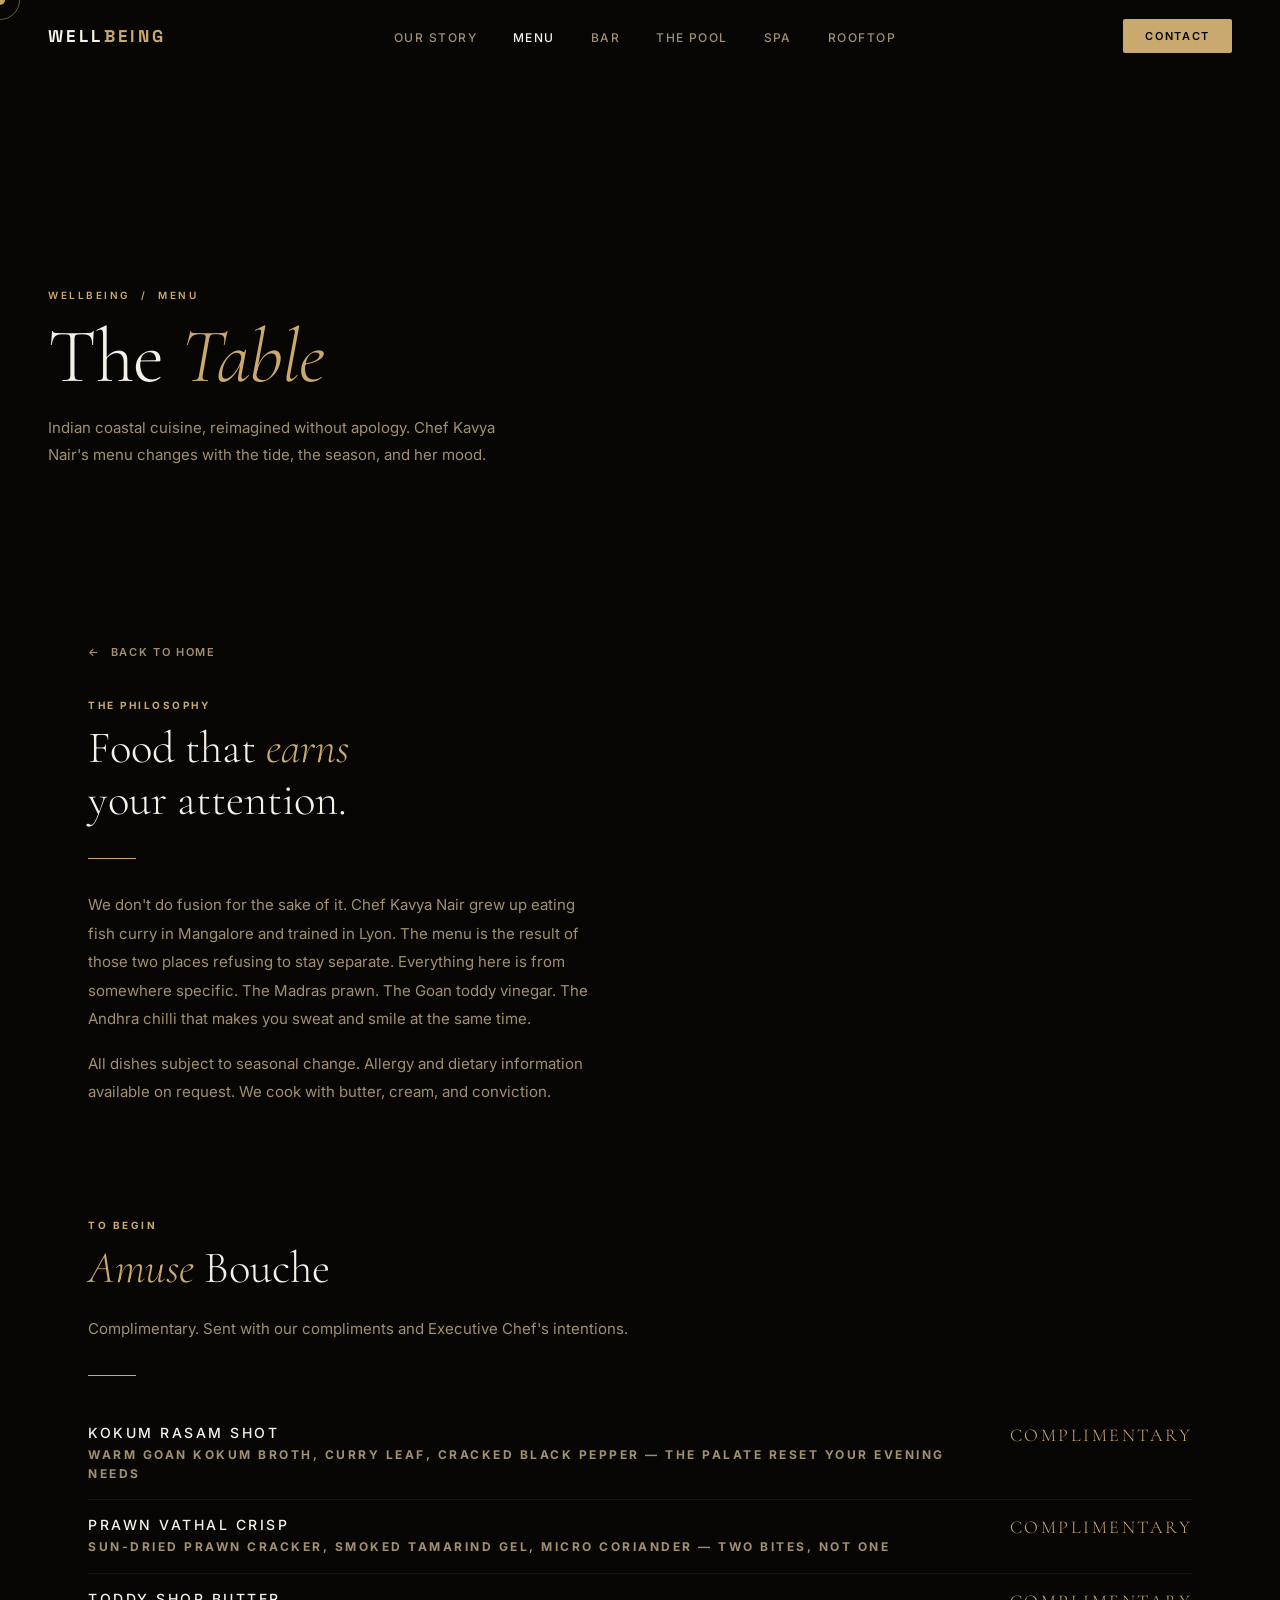
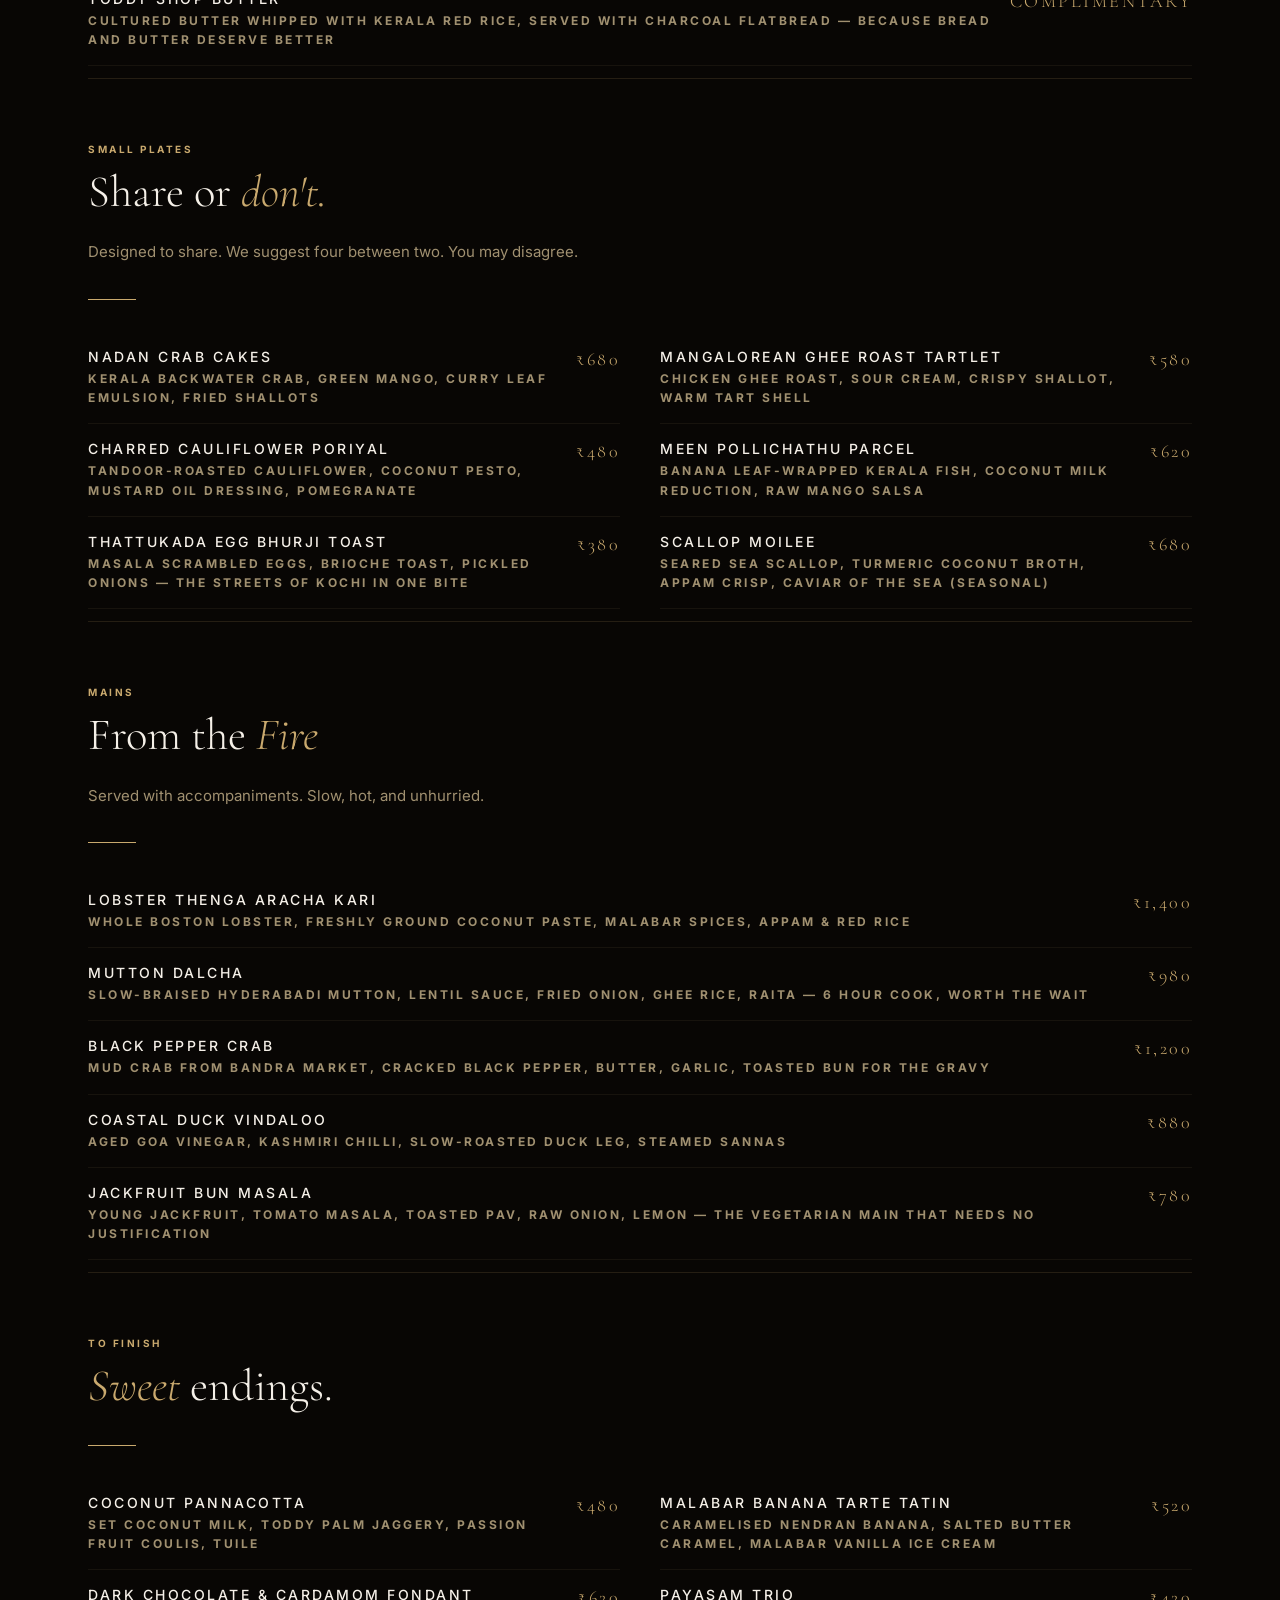
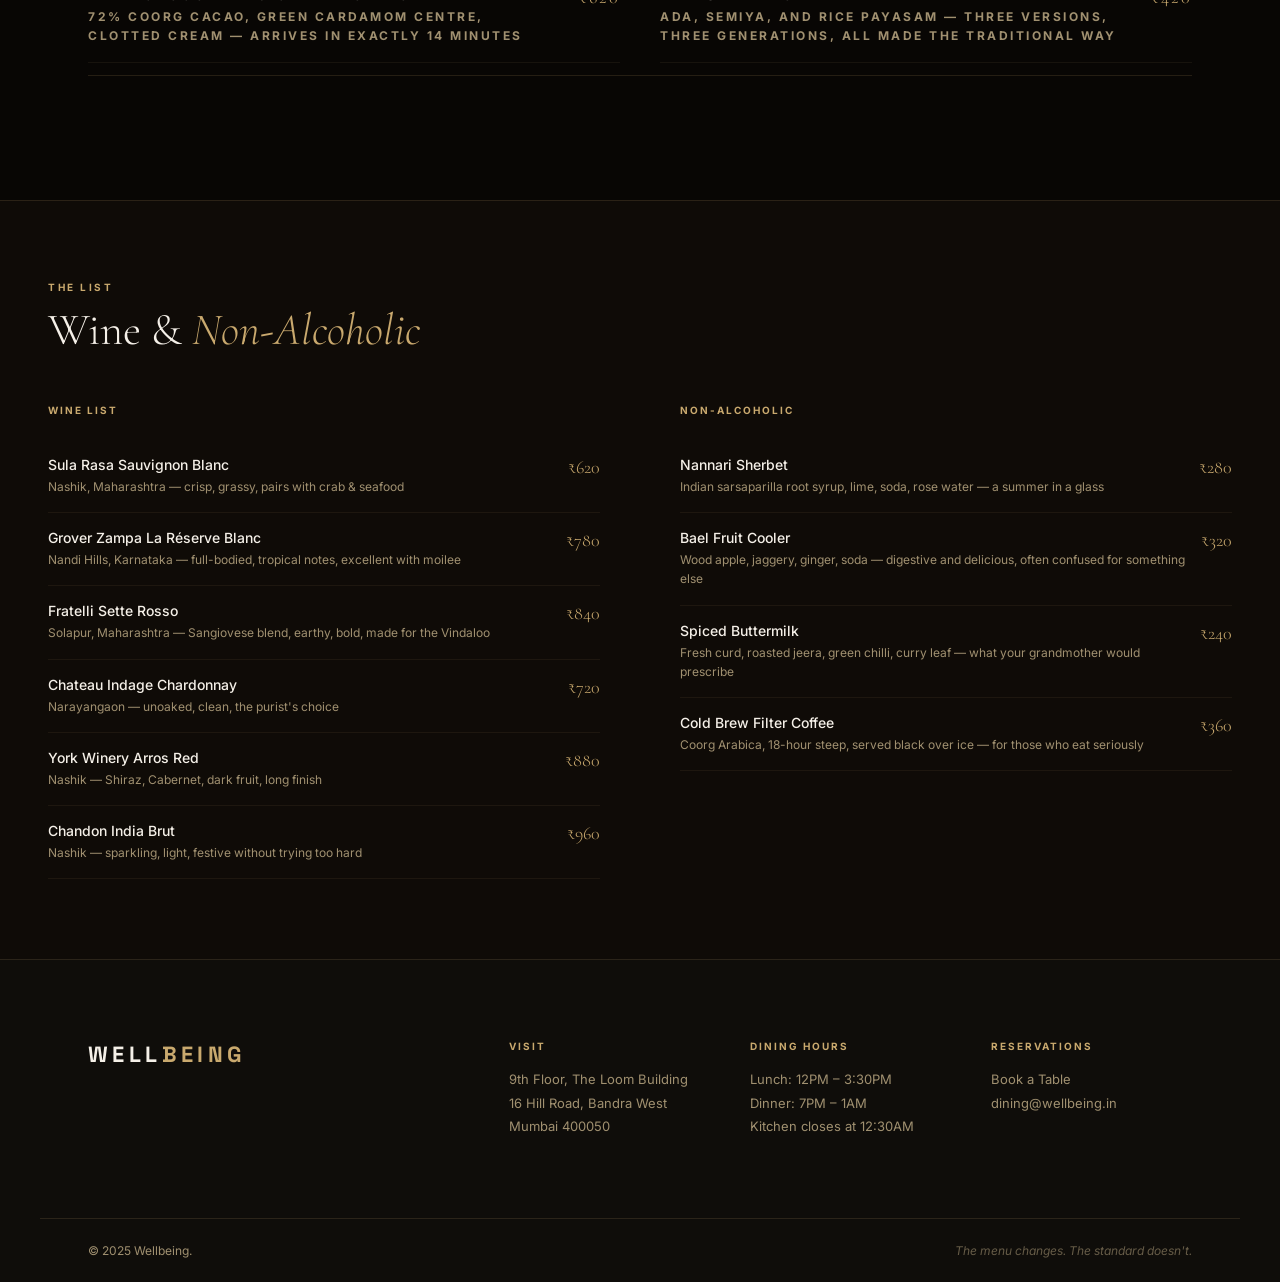
<file: menu.html>
<!DOCTYPE html>
<html lang="en">
<head>
  <meta charset="UTF-8">
  <meta name="viewport" content="width=device-width, initial-scale=1.0">
  <title>Menu — WELLBEING</title>
  <link rel="stylesheet" href="style.css">
  <link rel="stylesheet" href="pages.css">
  <link href="https://fonts.googleapis.com/css2?family=Cormorant+Garamond:ital,wght@0,300;0,400;1,300;1,400&family=Inter:wght@300;400;500;600&family=Space+Grotesk:wght@300;400;500;600;700&display=swap" rel="stylesheet">
</head>
<body>
  <div id="cursor"></div><div id="cursor-trail"></div>
  <nav id="nav">
    <a href="index.html" class="logo">WELL<span>BEING</span></a>
    <ul class="nav-links">
      <li><a href="about.html">Our Story</a></li>
      <li><a href="menu.html" style="color:var(--cream)">Menu</a></li>
      <li><a href="cocktails.html">Bar</a></li>
      <li><a href="pool.html">The Pool</a></li>
      <li><a href="spa.html">Spa</a></li>
      <li><a href="rooftop.html">Rooftop</a></li>
    </ul>
    <a href="contact.html" class="nav-reserve">Contact</a>
    <button class="hamburger" id="hamburger"><span></span><span></span></button>
  </nav>
  <div class="mobile-overlay" id="mobileOverlay">
    <ul>
      <li><a href="index.html" onclick="closeMenu()">Home</a></li>
      <li><a href="about.html" onclick="closeMenu()">Our Story</a></li>
      <li><a href="menu.html" onclick="closeMenu()">Menu</a></li>
      <li><a href="cocktails.html" onclick="closeMenu()">Bar</a></li>
      <li><a href="pool.html" onclick="closeMenu()">The Pool</a></li>
      <li><a href="spa.html" onclick="closeMenu()">Spa</a></li>
      <li><a href="rooftop.html" onclick="closeMenu()">Rooftop</a></li>
      <li><a href="artists.html" onclick="closeMenu()">Artists</a></li>
      <li><a href="membership.html" onclick="closeMenu()">Membership</a></li>
      <li><a href="private-events.html" onclick="closeMenu()">Private Events</a></li>
      <li><a href="faq.html" onclick="closeMenu()">FAQ</a></li>
      <li><a href="contact.html" onclick="closeMenu()">Contact</a></li>
    </ul>
  </div>

  <!-- HERO -->
  <section class="page-hero" style="min-height:60vh">
    <div class="page-hero-bg" style="background-image:url('https://images.unsplash.com/photo-1414235077428-338989a2e8c0?w=1920&q=85&auto=format&fit=crop')"></div>
    <div class="page-hero-content">
      <p class="breadcrumb"><a href="index.html">Wellbeing</a> &nbsp;/&nbsp; Menu</p>
      <h1 class="page-title">The <em>Table</em></h1>
      <p class="page-tagline">Indian coastal cuisine, reimagined without apology. Chef Kavya Nair's menu changes with the tide, the season, and her mood.</p>
    </div>
  </section>

  <!-- INTRO -->
  <div class="page-body">
    <a href="index.html" class="back-link">Back to Home</a>
    <div class="two-col">
      <div>
        <p class="sub-label">The Philosophy</p>
        <h2 class="sub-heading">Food that <em>earns</em><br>your attention.</h2>
        <div class="gold-divider"></div>
        <p class="sub-body">We don't do fusion for the sake of it. Chef Kavya Nair grew up eating fish curry in Mangalore and trained in Lyon. The menu is the result of those two places refusing to stay separate. Everything here is from somewhere specific. The Madras prawn. The Goan toddy vinegar. The Andhra chilli that makes you sweat and smile at the same time.</p>
        <p class="sub-body" style="margin-top:16px">All dishes subject to seasonal change. Allergy and dietary information available on request. We cook with butter, cream, and conviction.</p>
      </div>
      <div class="page-img" style="background-image:url('https://images.unsplash.com/photo-1504674900247-0877df9cc836?w=900&q=80&auto=format&fit=crop')"></div>
    </div>

    <!-- AMUSE BOUCHE -->
    <div style="margin-top:80px">
      <p class="sub-label">To Begin</p>
      <h2 class="sub-heading"><em>Amuse</em> Bouche</h2>
      <p class="sub-body" style="margin-bottom:32px">Complimentary. Sent with our compliments and Executive Chef's intentions.</p>
      <div class="gold-divider"></div>
      <div class="menu-category" style="margin-top:32px">
        <div class="menu-item"><div><p class="dish-name">Kokum Rasam Shot</p><p class="dish-desc">Warm Goan kokum broth, curry leaf, cracked black pepper — the palate reset your evening needs</p></div><span class="dish-price">Complimentary</span></div>
        <div class="menu-item"><div><p class="dish-name">Prawn Vathal Crisp</p><p class="dish-desc">Sun-dried prawn cracker, smoked tamarind gel, micro coriander — two bites, not one</p></div><span class="dish-price">Complimentary</span></div>
        <div class="menu-item"><div><p class="dish-name">Toddy Shop Butter</p><p class="dish-desc">Cultured butter whipped with Kerala red rice, served with charcoal flatbread — because bread and butter deserve better</p></div><span class="dish-price">Complimentary</span></div>
      </div>
    </div>

    <!-- SMALL PLATES -->
    <div style="margin-top:64px">
      <p class="sub-label">Small Plates</p>
      <h2 class="sub-heading">Share or <em>don't.</em></h2>
      <p class="sub-body" style="margin-bottom:32px">Designed to share. We suggest four between two. You may disagree.</p>
      <div class="gold-divider"></div>
      <div class="menu-category" style="margin-top:32px;display:grid;grid-template-columns:1fr 1fr;gap:0 40px">
        <div class="menu-item"><div><p class="dish-name">Nadan Crab Cakes</p><p class="dish-desc">Kerala backwater crab, green mango, curry leaf emulsion, fried shallots</p></div><span class="dish-price">₹680</span></div>
        <div class="menu-item"><div><p class="dish-name">Mangalorean Ghee Roast Tartlet</p><p class="dish-desc">Chicken ghee roast, sour cream, crispy shallot, warm tart shell</p></div><span class="dish-price">₹580</span></div>
        <div class="menu-item"><div><p class="dish-name">Charred Cauliflower Poriyal</p><p class="dish-desc">Tandoor-roasted cauliflower, coconut pesto, mustard oil dressing, pomegranate</p></div><span class="dish-price">₹480</span></div>
        <div class="menu-item"><div><p class="dish-name">Meen Pollichathu Parcel</p><p class="dish-desc">Banana leaf-wrapped Kerala fish, coconut milk reduction, raw mango salsa</p></div><span class="dish-price">₹620</span></div>
        <div class="menu-item"><div><p class="dish-name">Thattukada Egg Bhurji Toast</p><p class="dish-desc">Masala scrambled eggs, brioche toast, pickled onions — the streets of Kochi in one bite</p></div><span class="dish-price">₹380</span></div>
        <div class="menu-item"><div><p class="dish-name">Scallop Moilee</p><p class="dish-desc">Seared sea scallop, turmeric coconut broth, appam crisp, caviar of the sea (seasonal)</p></div><span class="dish-price">₹680</span></div>
      </div>
    </div>

    <!-- FROM THE FIRE -->
    <div style="margin-top:64px">
      <p class="sub-label">Mains</p>
      <h2 class="sub-heading">From the <em>Fire</em></h2>
      <p class="sub-body" style="margin-bottom:32px">Served with accompaniments. Slow, hot, and unhurried.</p>
      <div class="gold-divider"></div>
      <div class="menu-category" style="margin-top:32px">
        <div class="menu-item"><div><p class="dish-name">Lobster Thenga Aracha Kari</p><p class="dish-desc">Whole Boston lobster, freshly ground coconut paste, Malabar spices, appam &amp; red rice</p></div><span class="dish-price">₹1,400</span></div>
        <div class="menu-item"><div><p class="dish-name">Mutton Dalcha</p><p class="dish-desc">Slow-braised Hyderabadi mutton, lentil sauce, fried onion, ghee rice, raita — 6 hour cook, worth the wait</p></div><span class="dish-price">₹980</span></div>
        <div class="menu-item"><div><p class="dish-name">Black Pepper Crab</p><p class="dish-desc">Mud crab from Bandra market, cracked black pepper, butter, garlic, toasted bun for the gravy</p></div><span class="dish-price">₹1,200</span></div>
        <div class="menu-item"><div><p class="dish-name">Coastal Duck Vindaloo</p><p class="dish-desc">Aged Goa vinegar, Kashmiri chilli, slow-roasted duck leg, steamed sannas</p></div><span class="dish-price">₹880</span></div>
        <div class="menu-item"><div><p class="dish-name">Jackfruit Bun Masala</p><p class="dish-desc">Young jackfruit, tomato masala, toasted pav, raw onion, lemon — the vegetarian main that needs no justification</p></div><span class="dish-price">₹780</span></div>
      </div>
    </div>

    <!-- DESSERTS -->
    <div style="margin-top:64px">
      <p class="sub-label">To Finish</p>
      <h2 class="sub-heading"><em>Sweet</em> endings.</h2>
      <div class="gold-divider"></div>
      <div class="menu-category" style="margin-top:32px;display:grid;grid-template-columns:1fr 1fr;gap:0 40px">
        <div class="menu-item"><div><p class="dish-name">Coconut Pannacotta</p><p class="dish-desc">Set coconut milk, toddy palm jaggery, passion fruit coulis, tuile</p></div><span class="dish-price">₹480</span></div>
        <div class="menu-item"><div><p class="dish-name">Malabar Banana Tarte Tatin</p><p class="dish-desc">Caramelised nendran banana, salted butter caramel, Malabar vanilla ice cream</p></div><span class="dish-price">₹520</span></div>
        <div class="menu-item"><div><p class="dish-name">Dark Chocolate &amp; Cardamom Fondant</p><p class="dish-desc">72% Coorg cacao, green cardamom centre, clotted cream — arrives in exactly 14 minutes</p></div><span class="dish-price">₹620</span></div>
        <div class="menu-item"><div><p class="dish-name">Payasam Trio</p><p class="dish-desc">Ada, semiya, and rice payasam — three versions, three generations, all made the traditional way</p></div><span class="dish-price">₹420</span></div>
      </div>
    </div>
  </div>

  <!-- WINE & DRINKS -->
  <section class="page-section" style="background:rgba(201,169,110,0.03);border-top:1px solid var(--border)">
    <div class="inner">
      <p class="sub-label">The List</p>
      <h2 class="sub-heading">Wine &amp; <em>Non-Alcoholic</em></h2>
      <div style="display:grid;grid-template-columns:1fr 1fr;gap:0 80px;margin-top:48px">
        <div>
          <p style="font-size:10px;font-weight:700;letter-spacing:0.2em;text-transform:uppercase;color:var(--gold);margin-bottom:24px">Wine List</p>
          <div class="menu-item"><div><p class="dish-name">Sula Rasa Sauvignon Blanc</p><p class="dish-desc">Nashik, Maharashtra — crisp, grassy, pairs with crab &amp; seafood</p></div><span class="dish-price">₹620</span></div>
          <div class="menu-item"><div><p class="dish-name">Grover Zampa La Réserve Blanc</p><p class="dish-desc">Nandi Hills, Karnataka — full-bodied, tropical notes, excellent with moilee</p></div><span class="dish-price">₹780</span></div>
          <div class="menu-item"><div><p class="dish-name">Fratelli Sette Rosso</p><p class="dish-desc">Solapur, Maharashtra — Sangiovese blend, earthy, bold, made for the Vindaloo</p></div><span class="dish-price">₹840</span></div>
          <div class="menu-item"><div><p class="dish-name">Chateau Indage Chardonnay</p><p class="dish-desc">Narayangaon — unoaked, clean, the purist's choice</p></div><span class="dish-price">₹720</span></div>
          <div class="menu-item"><div><p class="dish-name">York Winery Arros Red</p><p class="dish-desc">Nashik — Shiraz, Cabernet, dark fruit, long finish</p></div><span class="dish-price">₹880</span></div>
          <div class="menu-item"><div><p class="dish-name">Chandon India Brut</p><p class="dish-desc">Nashik — sparkling, light, festive without trying too hard</p></div><span class="dish-price">₹960</span></div>
        </div>
        <div>
          <p style="font-size:10px;font-weight:700;letter-spacing:0.2em;text-transform:uppercase;color:var(--gold);margin-bottom:24px">Non-Alcoholic</p>
          <div class="menu-item"><div><p class="dish-name">Nannari Sherbet</p><p class="dish-desc">Indian sarsaparilla root syrup, lime, soda, rose water — a summer in a glass</p></div><span class="dish-price">₹280</span></div>
          <div class="menu-item"><div><p class="dish-name">Bael Fruit Cooler</p><p class="dish-desc">Wood apple, jaggery, ginger, soda — digestive and delicious, often confused for something else</p></div><span class="dish-price">₹320</span></div>
          <div class="menu-item"><div><p class="dish-name">Spiced Buttermilk</p><p class="dish-desc">Fresh curd, roasted jeera, green chilli, curry leaf — what your grandmother would prescribe</p></div><span class="dish-price">₹240</span></div>
          <div class="menu-item"><div><p class="dish-name">Cold Brew Filter Coffee</p><p class="dish-desc">Coorg Arabica, 18-hour steep, served black over ice — for those who eat seriously</p></div><span class="dish-price">₹360</span></div>
        </div>
      </div>
    </div>
  </section>

  <footer id="footer">
    <div class="footer-top">
      <div class="footer-logo">WELL<span>BEING</span></div>
      <div class="footer-cols">
        <div class="footer-col"><h4>Visit</h4><p>9th Floor, The Loom Building<br>16 Hill Road, Bandra West<br>Mumbai 400050</p></div>
        <div class="footer-col"><h4>Dining Hours</h4><p>Lunch: 12PM – 3:30PM<br>Dinner: 7PM – 1AM<br>Kitchen closes at 12:30AM</p></div>
        <div class="footer-col"><h4>Reservations</h4><a href="index.html#reserve">Book a Table</a><a href="mailto:dining@wellbeing.in">dining@wellbeing.in</a></div>
      </div>
    </div>
    <div class="footer-bottom"><p>© 2025 Wellbeing.</p><p class="footer-note">The menu changes. The standard doesn't.</p></div>
  </footer>
  <script src="script.js"></script>
</body>
</html>
</file>
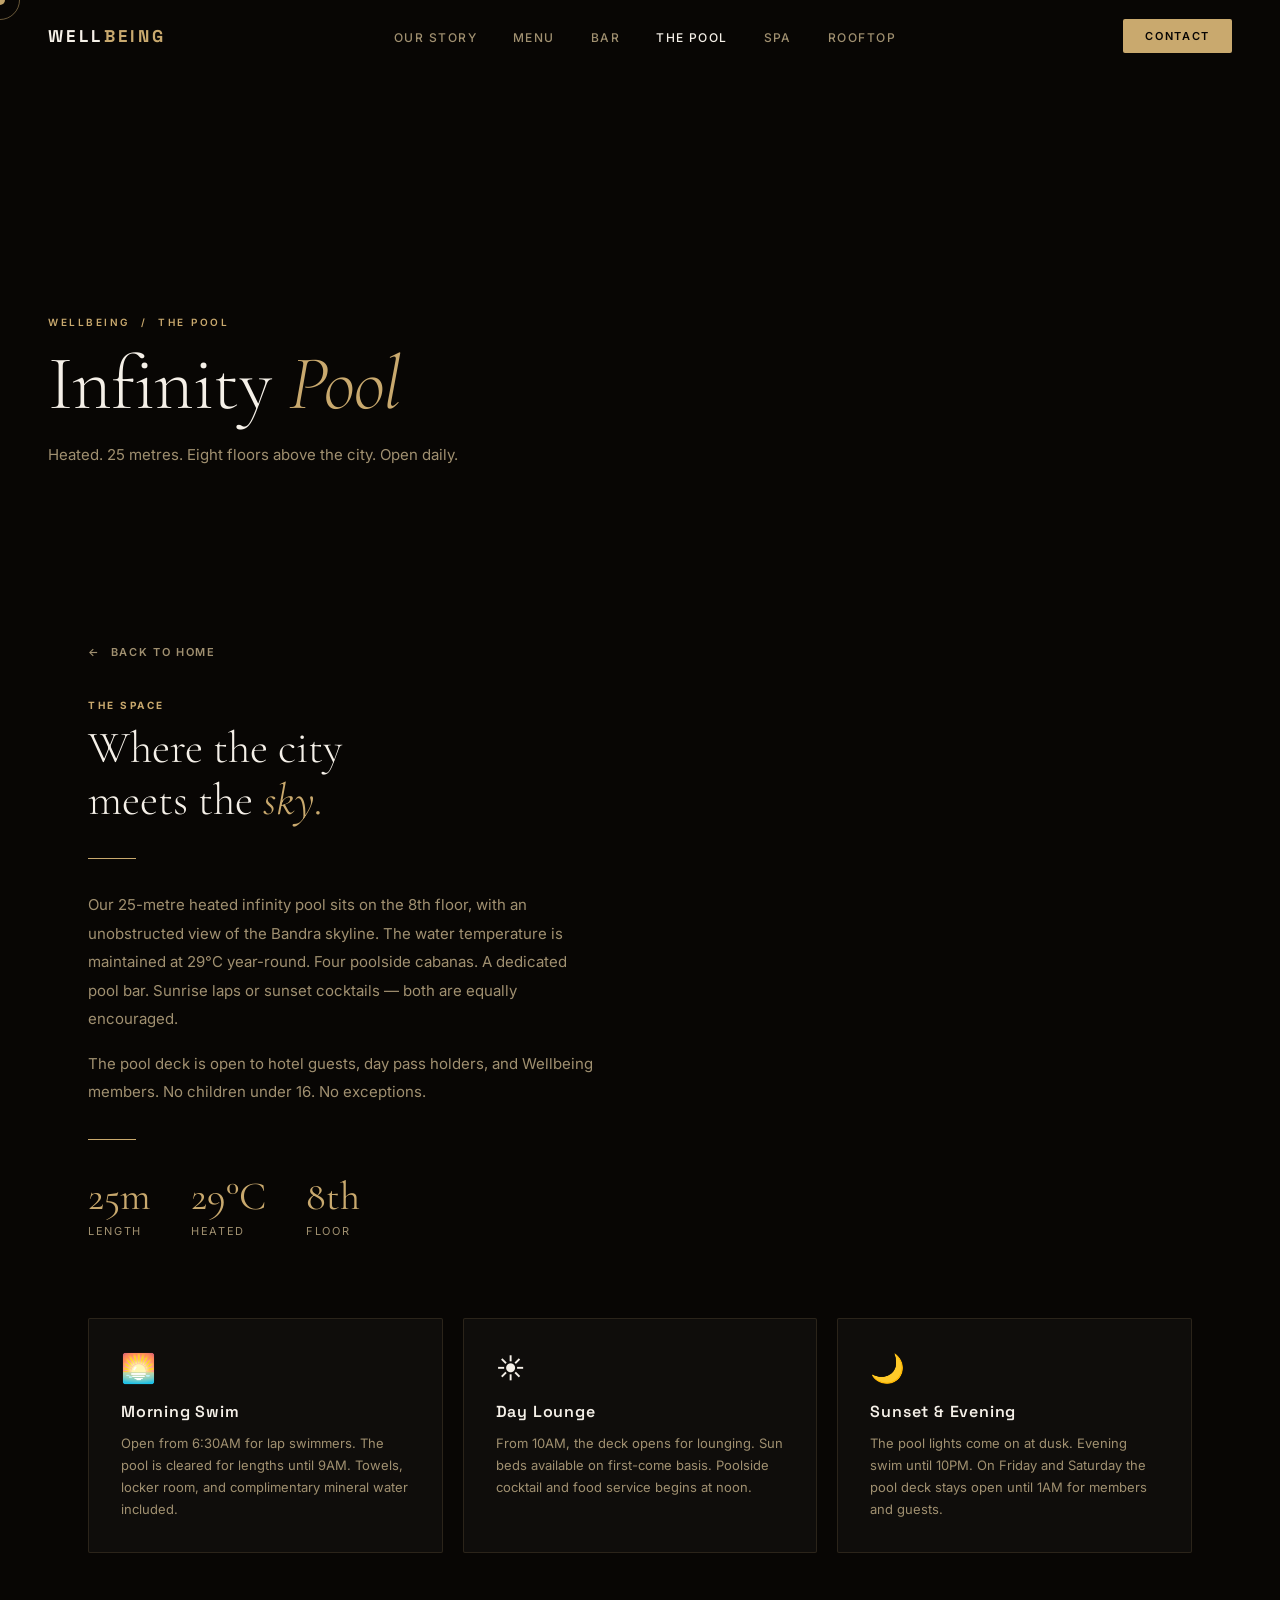
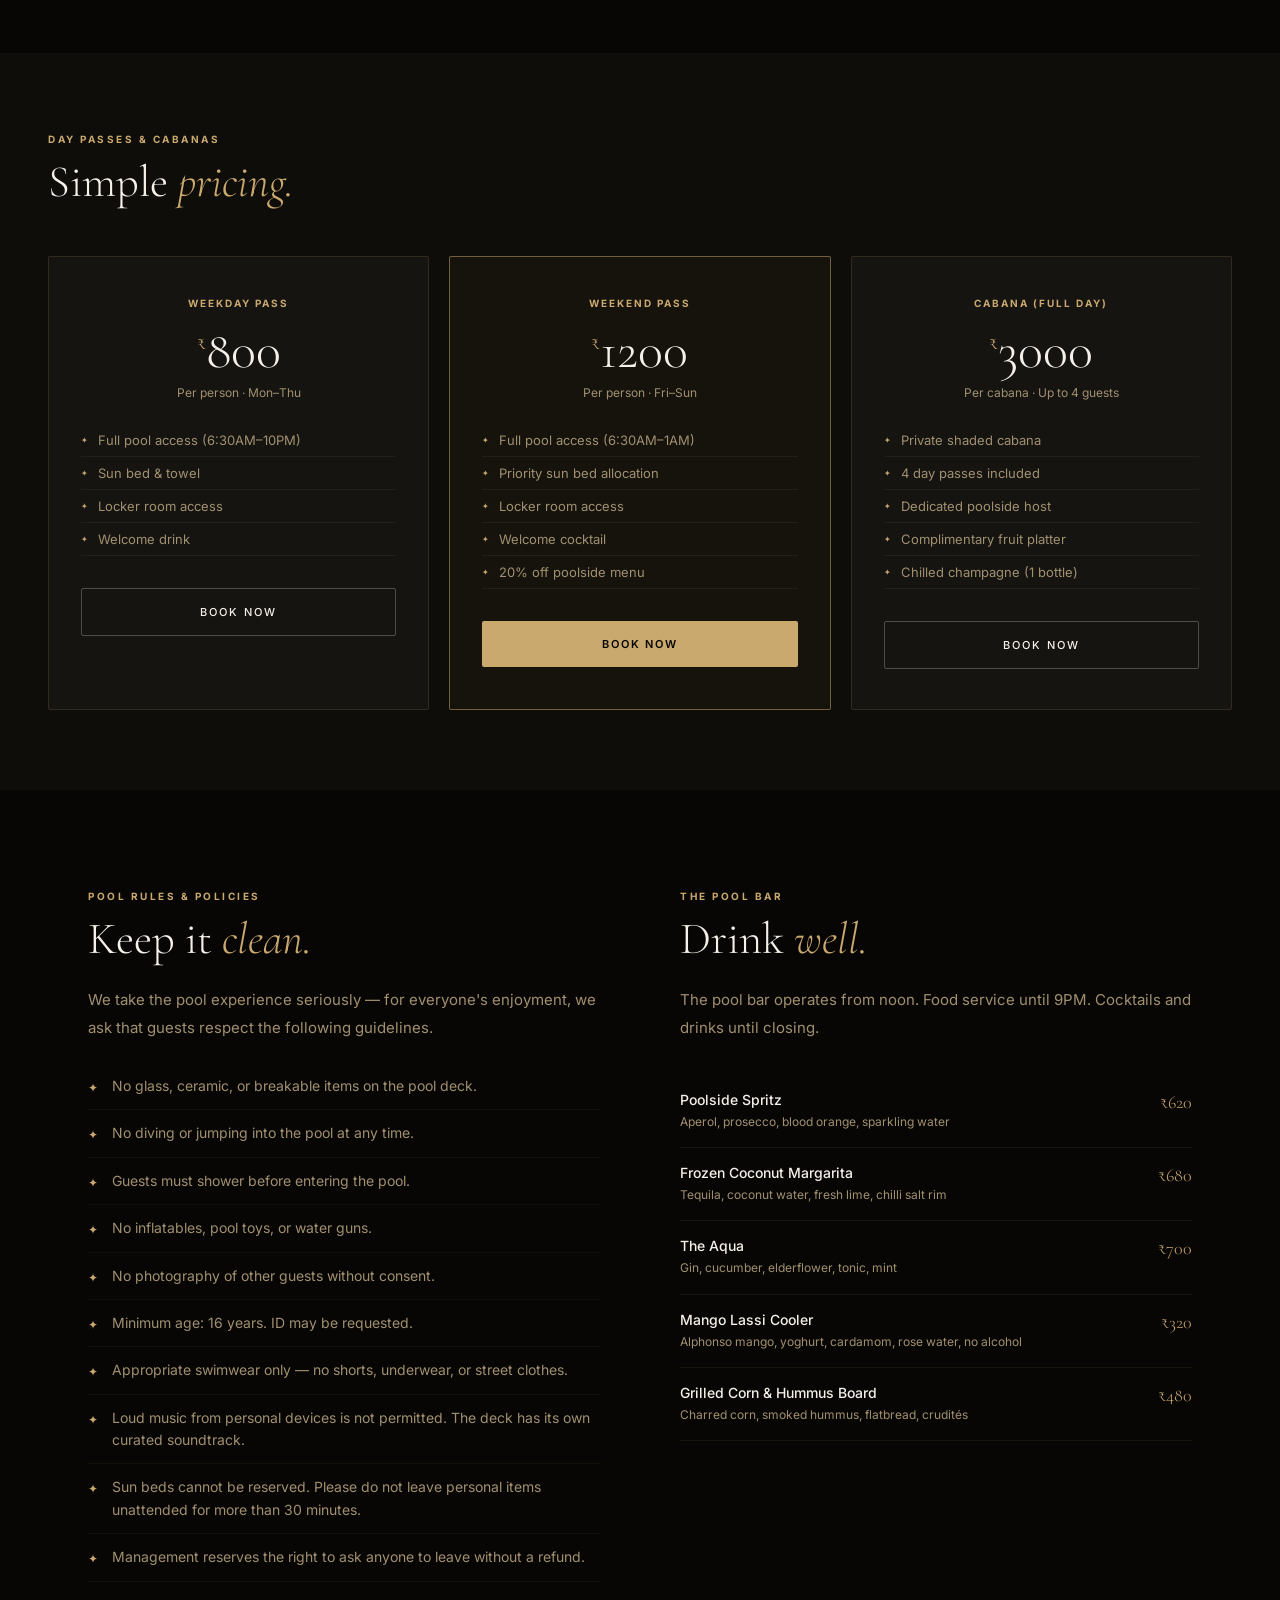
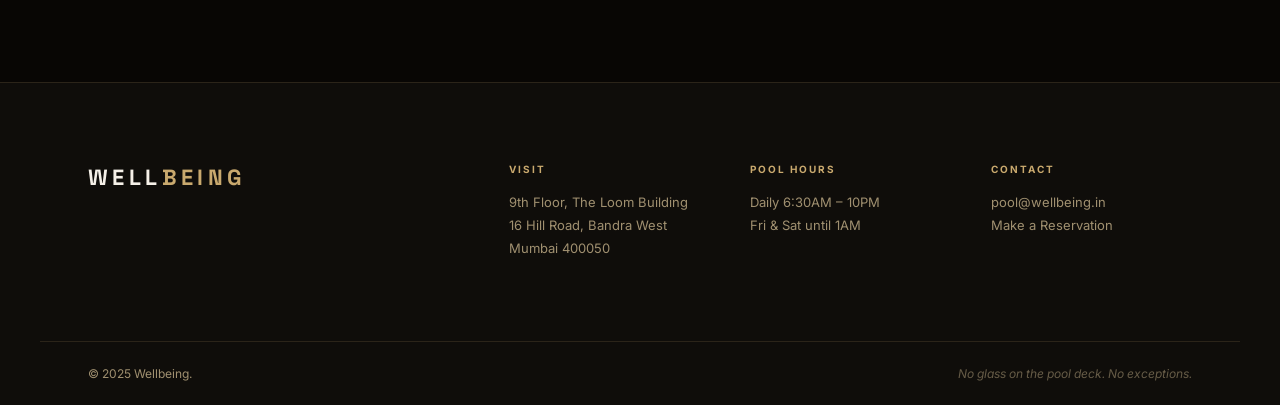
<file: pool.html>
<!DOCTYPE html>
<html lang="en">
<head>
  <meta charset="UTF-8">
  <meta name="viewport" content="width=device-width, initial-scale=1.0">
  <title>The Pool — WELLBEING</title>
  <link rel="stylesheet" href="style.css">
  <link rel="stylesheet" href="pages.css">
  <link href="https://fonts.googleapis.com/css2?family=Cormorant+Garamond:ital,wght@0,300;0,400;1,300;1,400&family=Inter:wght@300;400;500;600&family=Space+Grotesk:wght@300;400;500;600;700&display=swap" rel="stylesheet">
</head>
<body>
  <div id="cursor"></div><div id="cursor-trail"></div>
  <nav id="nav">
    <a href="index.html" class="logo">WELL<span>BEING</span></a>
    <ul class="nav-links">
      <li><a href="about.html">Our Story</a></li>
      <li><a href="menu.html">Menu</a></li>
      <li><a href="cocktails.html">Bar</a></li>
      <li><a href="pool.html" style="color:var(--cream)">The Pool</a></li>
      <li><a href="spa.html">Spa</a></li>
      <li><a href="rooftop.html">Rooftop</a></li>
    </ul>
    <a href="contact.html" class="nav-reserve">Contact</a>
    <button class="hamburger" id="hamburger"><span></span><span></span></button>
  </nav>
  <div class="mobile-overlay" id="mobileOverlay">
    <ul>
      <li><a href="index.html" onclick="closeMenu()">Home</a></li>
      <li><a href="about.html" onclick="closeMenu()">Our Story</a></li>
      <li><a href="menu.html" onclick="closeMenu()">Menu</a></li>
      <li><a href="cocktails.html" onclick="closeMenu()">Bar</a></li>
      <li><a href="pool.html" onclick="closeMenu()">The Pool</a></li>
      <li><a href="spa.html" onclick="closeMenu()">Spa</a></li>
      <li><a href="rooftop.html" onclick="closeMenu()">Rooftop</a></li>
      <li><a href="artists.html" onclick="closeMenu()">Artists</a></li>
      <li><a href="membership.html" onclick="closeMenu()">Membership</a></li>
      <li><a href="private-events.html" onclick="closeMenu()">Private Events</a></li>
      <li><a href="faq.html" onclick="closeMenu()">FAQ</a></li>
      <li><a href="contact.html" onclick="closeMenu()">Contact</a></li>
    </ul>
  </div>

  <!-- HERO -->
  <section class="page-hero" style="min-height:60vh">
    <div class="page-hero-bg" style="background-image:url('https://images.unsplash.com/photo-1540541338537-1220205ac700?w=1920&q=85&auto=format&fit=crop')"></div>
    <div class="page-hero-content">
      <p class="breadcrumb"><a href="index.html">Wellbeing</a> &nbsp;/&nbsp; The Pool</p>
      <h1 class="page-title">Infinity <em>Pool</em></h1>
      <p class="page-tagline">Heated. 25 metres. Eight floors above the city. Open daily.</p>
    </div>
  </section>

  <!-- OVERVIEW -->
  <div class="page-body">
    <a href="index.html" class="back-link">Back to Home</a>
    <div class="two-col">
      <div>
        <p class="sub-label">The Space</p>
        <h2 class="sub-heading">Where the city<br>meets the <em>sky.</em></h2>
        <div class="gold-divider"></div>
        <p class="sub-body">Our 25-metre heated infinity pool sits on the 8th floor, with an unobstructed view of the Bandra skyline. The water temperature is maintained at 29°C year-round. Four poolside cabanas. A dedicated pool bar. Sunrise laps or sunset cocktails — both are equally encouraged.</p>
        <p class="sub-body" style="margin-top:16px">The pool deck is open to hotel guests, day pass holders, and Wellbeing members. No children under 16. No exceptions.</p>
        <div class="gold-divider"></div>
        <div style="display:flex;gap:40px;margin-top:8px">
          <div><span style="font-family:'Cormorant Garamond',serif;font-size:40px;color:var(--gold)">25m</span><p style="font-size:11px;letter-spacing:0.15em;text-transform:uppercase;color:var(--warm);margin-top:4px">Length</p></div>
          <div><span style="font-family:'Cormorant Garamond',serif;font-size:40px;color:var(--gold)">29°C</span><p style="font-size:11px;letter-spacing:0.15em;text-transform:uppercase;color:var(--warm);margin-top:4px">Heated</p></div>
          <div><span style="font-family:'Cormorant Garamond',serif;font-size:40px;color:var(--gold)">8th</span><p style="font-size:11px;letter-spacing:0.15em;text-transform:uppercase;color:var(--warm);margin-top:4px">Floor</p></div>
        </div>
      </div>
      <div class="page-img" style="background-image:url('https://images.unsplash.com/photo-1575429198097-0414ec08e8cd?w=900&q=80&auto=format&fit=crop')"></div>
    </div>

    <!-- HOURS -->
    <div class="info-cards" style="margin-top:80px">
      <div class="info-card">
        <div class="info-card-icon">🌅</div>
        <h3>Morning Swim</h3>
        <p>Open from 6:30AM for lap swimmers. The pool is cleared for lengths until 9AM. Towels, locker room, and complimentary mineral water included.</p>
      </div>
      <div class="info-card">
        <div class="info-card-icon">☀️</div>
        <h3>Day Lounge</h3>
        <p>From 10AM, the deck opens for lounging. Sun beds available on first-come basis. Poolside cocktail and food service begins at noon.</p>
      </div>
      <div class="info-card">
        <div class="info-card-icon">🌙</div>
        <h3>Sunset & Evening</h3>
        <p>The pool lights come on at dusk. Evening swim until 10PM. On Friday and Saturday the pool deck stays open until 1AM for members and guests.</p>
      </div>
    </div>
  </div>

  <!-- PRICING -->
  <section class="page-section" style="background:var(--black2)">
    <div class="inner">
      <p class="sub-label">Day Passes & Cabanas</p>
      <h2 class="sub-heading">Simple <em>pricing.</em></h2>
      <div class="pricing-grid">
        <div class="price-card">
          <span class="price-tag-label">Weekday Pass</span>
          <div class="price-amount"><sup>₹</sup>800</div>
          <p class="price-period">Per person · Mon–Thu</p>
          <ul class="price-features">
            <li>Full pool access (6:30AM–10PM)</li>
            <li>Sun bed & towel</li>
            <li>Locker room access</li>
            <li>Welcome drink</li>
          </ul>
          <a href="index.html#reserve" class="cta-ghost" style="display:block;text-align:center">Book Now</a>
        </div>
        <div class="price-card featured">
          <span class="price-tag-label">Weekend Pass</span>
          <div class="price-amount"><sup>₹</sup>1200</div>
          <p class="price-period">Per person · Fri–Sun</p>
          <ul class="price-features">
            <li>Full pool access (6:30AM–1AM)</li>
            <li>Priority sun bed allocation</li>
            <li>Locker room access</li>
            <li>Welcome cocktail</li>
            <li>20% off poolside menu</li>
          </ul>
          <a href="index.html#reserve" class="cta-gold" style="display:block;text-align:center">Book Now</a>
        </div>
        <div class="price-card">
          <span class="price-tag-label">Cabana (Full Day)</span>
          <div class="price-amount"><sup>₹</sup>3000</div>
          <p class="price-period">Per cabana · Up to 4 guests</p>
          <ul class="price-features">
            <li>Private shaded cabana</li>
            <li>4 day passes included</li>
            <li>Dedicated poolside host</li>
            <li>Complimentary fruit platter</li>
            <li>Chilled champagne (1 bottle)</li>
          </ul>
          <a href="index.html#reserve" class="cta-ghost" style="display:block;text-align:center">Book Now</a>
        </div>
      </div>
    </div>
  </section>

  <!-- RULES -->
  <div class="page-body">
    <div class="two-col">
      <div>
        <p class="sub-label">Pool Rules & Policies</p>
        <h2 class="sub-heading">Keep it <em>clean.</em></h2>
        <p class="sub-body">We take the pool experience seriously — for everyone's enjoyment, we ask that guests respect the following guidelines.</p>
        <ul class="rules-list" style="margin-top:32px">
          <li><span class="rule-icon">✦</span> No glass, ceramic, or breakable items on the pool deck.</li>
          <li><span class="rule-icon">✦</span> No diving or jumping into the pool at any time.</li>
          <li><span class="rule-icon">✦</span> Guests must shower before entering the pool.</li>
          <li><span class="rule-icon">✦</span> No inflatables, pool toys, or water guns.</li>
          <li><span class="rule-icon">✦</span> No photography of other guests without consent.</li>
          <li><span class="rule-icon">✦</span> Minimum age: 16 years. ID may be requested.</li>
          <li><span class="rule-icon">✦</span> Appropriate swimwear only — no shorts, underwear, or street clothes.</li>
          <li><span class="rule-icon">✦</span> Loud music from personal devices is not permitted. The deck has its own curated soundtrack.</li>
          <li><span class="rule-icon">✦</span> Sun beds cannot be reserved. Please do not leave personal items unattended for more than 30 minutes.</li>
          <li><span class="rule-icon">✦</span> Management reserves the right to ask anyone to leave without a refund.</li>
        </ul>
      </div>
      <div>
        <p class="sub-label">The Pool Bar</p>
        <h2 class="sub-heading">Drink <em>well.</em></h2>
        <p class="sub-body">The pool bar operates from noon. Food service until 9PM. Cocktails and drinks until closing.</p>
        <div style="margin-top:32px;display:flex;flex-direction:column;gap:0">
          <div class="menu-item"><div><p class="dish-name">Poolside Spritz</p><p class="dish-desc">Aperol, prosecco, blood orange, sparkling water</p></div><span class="dish-price">₹620</span></div>
          <div class="menu-item"><div><p class="dish-name">Frozen Coconut Margarita</p><p class="dish-desc">Tequila, coconut water, fresh lime, chilli salt rim</p></div><span class="dish-price">₹680</span></div>
          <div class="menu-item"><div><p class="dish-name">The Aqua</p><p class="dish-desc">Gin, cucumber, elderflower, tonic, mint</p></div><span class="dish-price">₹700</span></div>
          <div class="menu-item"><div><p class="dish-name">Mango Lassi Cooler</p><p class="dish-desc">Alphonso mango, yoghurt, cardamom, rose water, no alcohol</p></div><span class="dish-price">₹320</span></div>
          <div class="menu-item"><div><p class="dish-name">Grilled Corn & Hummus Board</p><p class="dish-desc">Charred corn, smoked hummus, flatbread, crudités</p></div><span class="dish-price">₹480</span></div>
        </div>
      </div>
    </div>
  </div>

  <footer id="footer">
    <div class="footer-top">
      <div class="footer-logo">WELL<span>BEING</span></div>
      <div class="footer-cols">
        <div class="footer-col"><h4>Visit</h4><p>9th Floor, The Loom Building<br>16 Hill Road, Bandra West<br>Mumbai 400050</p></div>
        <div class="footer-col"><h4>Pool Hours</h4><p>Daily 6:30AM – 10PM<br>Fri & Sat until 1AM</p></div>
        <div class="footer-col"><h4>Contact</h4><a href="#">pool@wellbeing.in</a><a href="index.html#reserve">Make a Reservation</a></div>
      </div>
    </div>
    <div class="footer-bottom"><p>© 2025 Wellbeing.</p><p class="footer-note">No glass on the pool deck. No exceptions.</p></div>
  </footer>
  <script src="script.js"></script>
</body>
</html>
</file>
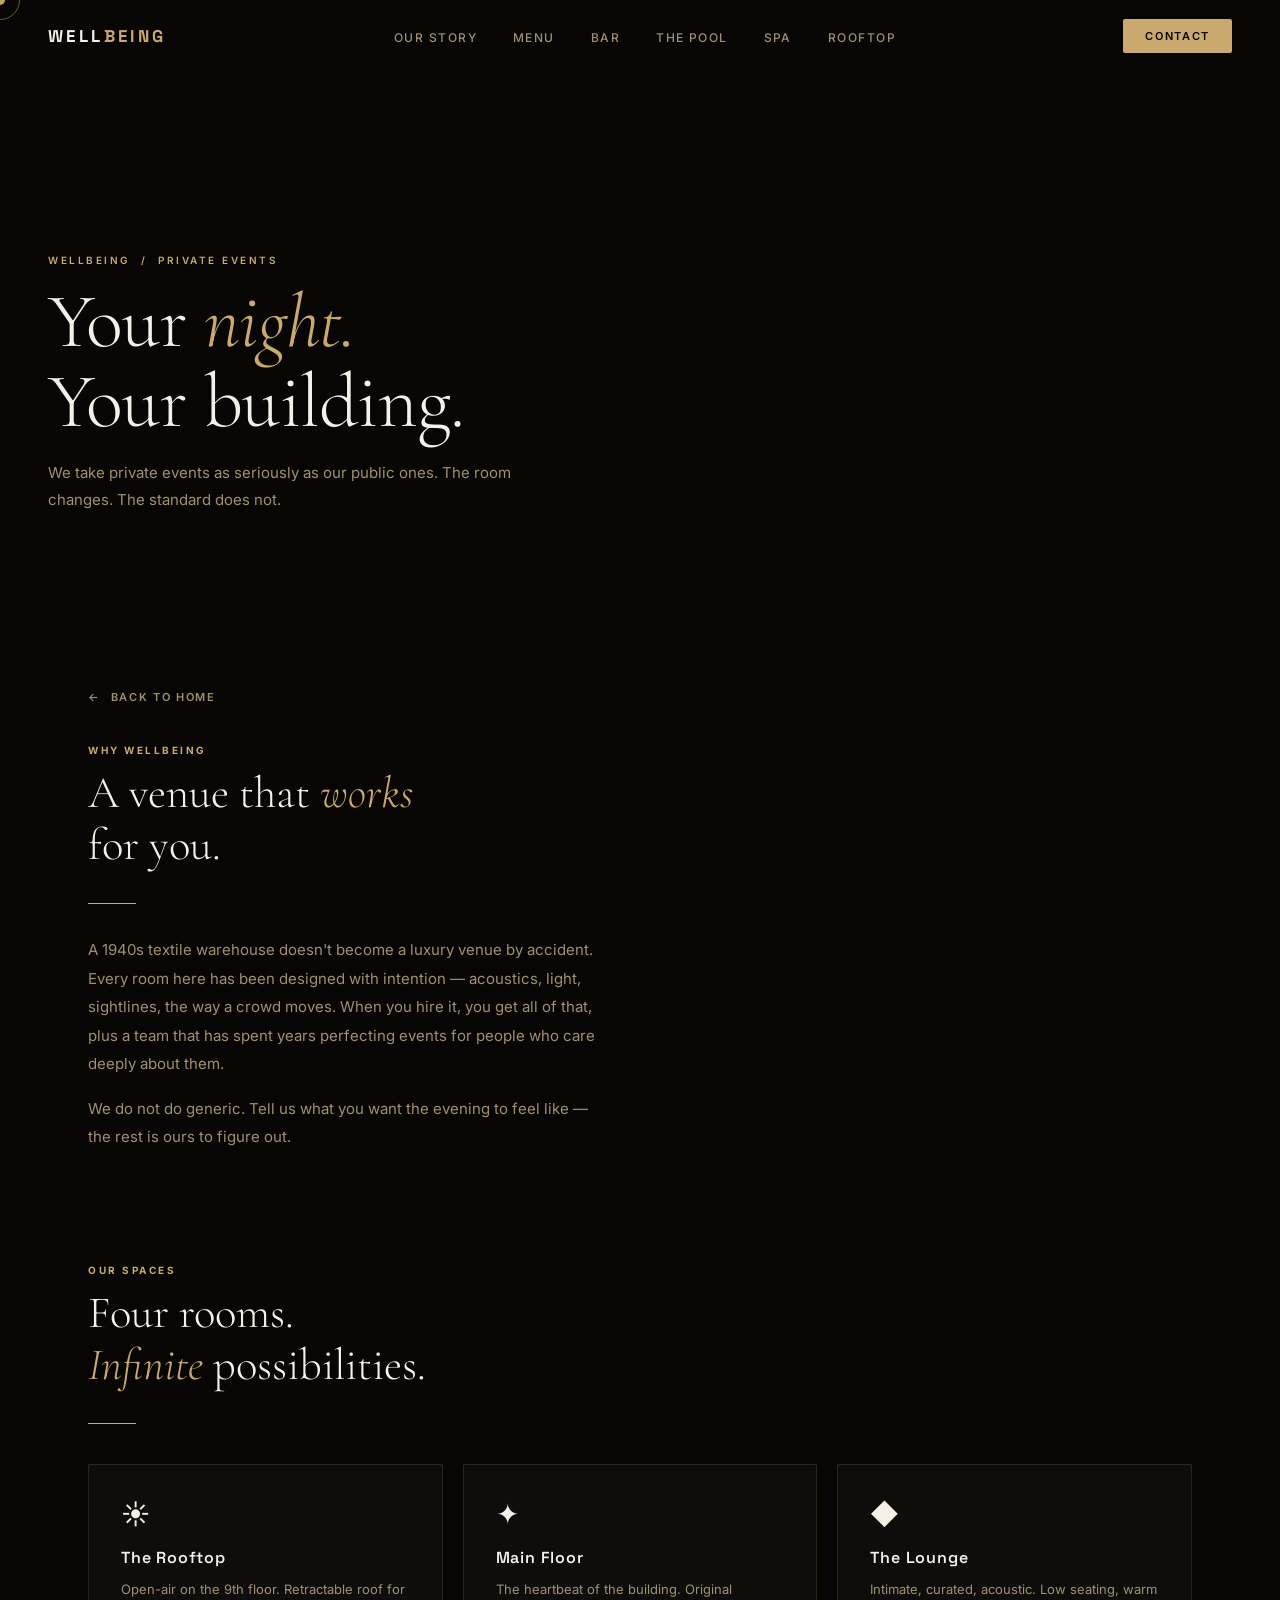
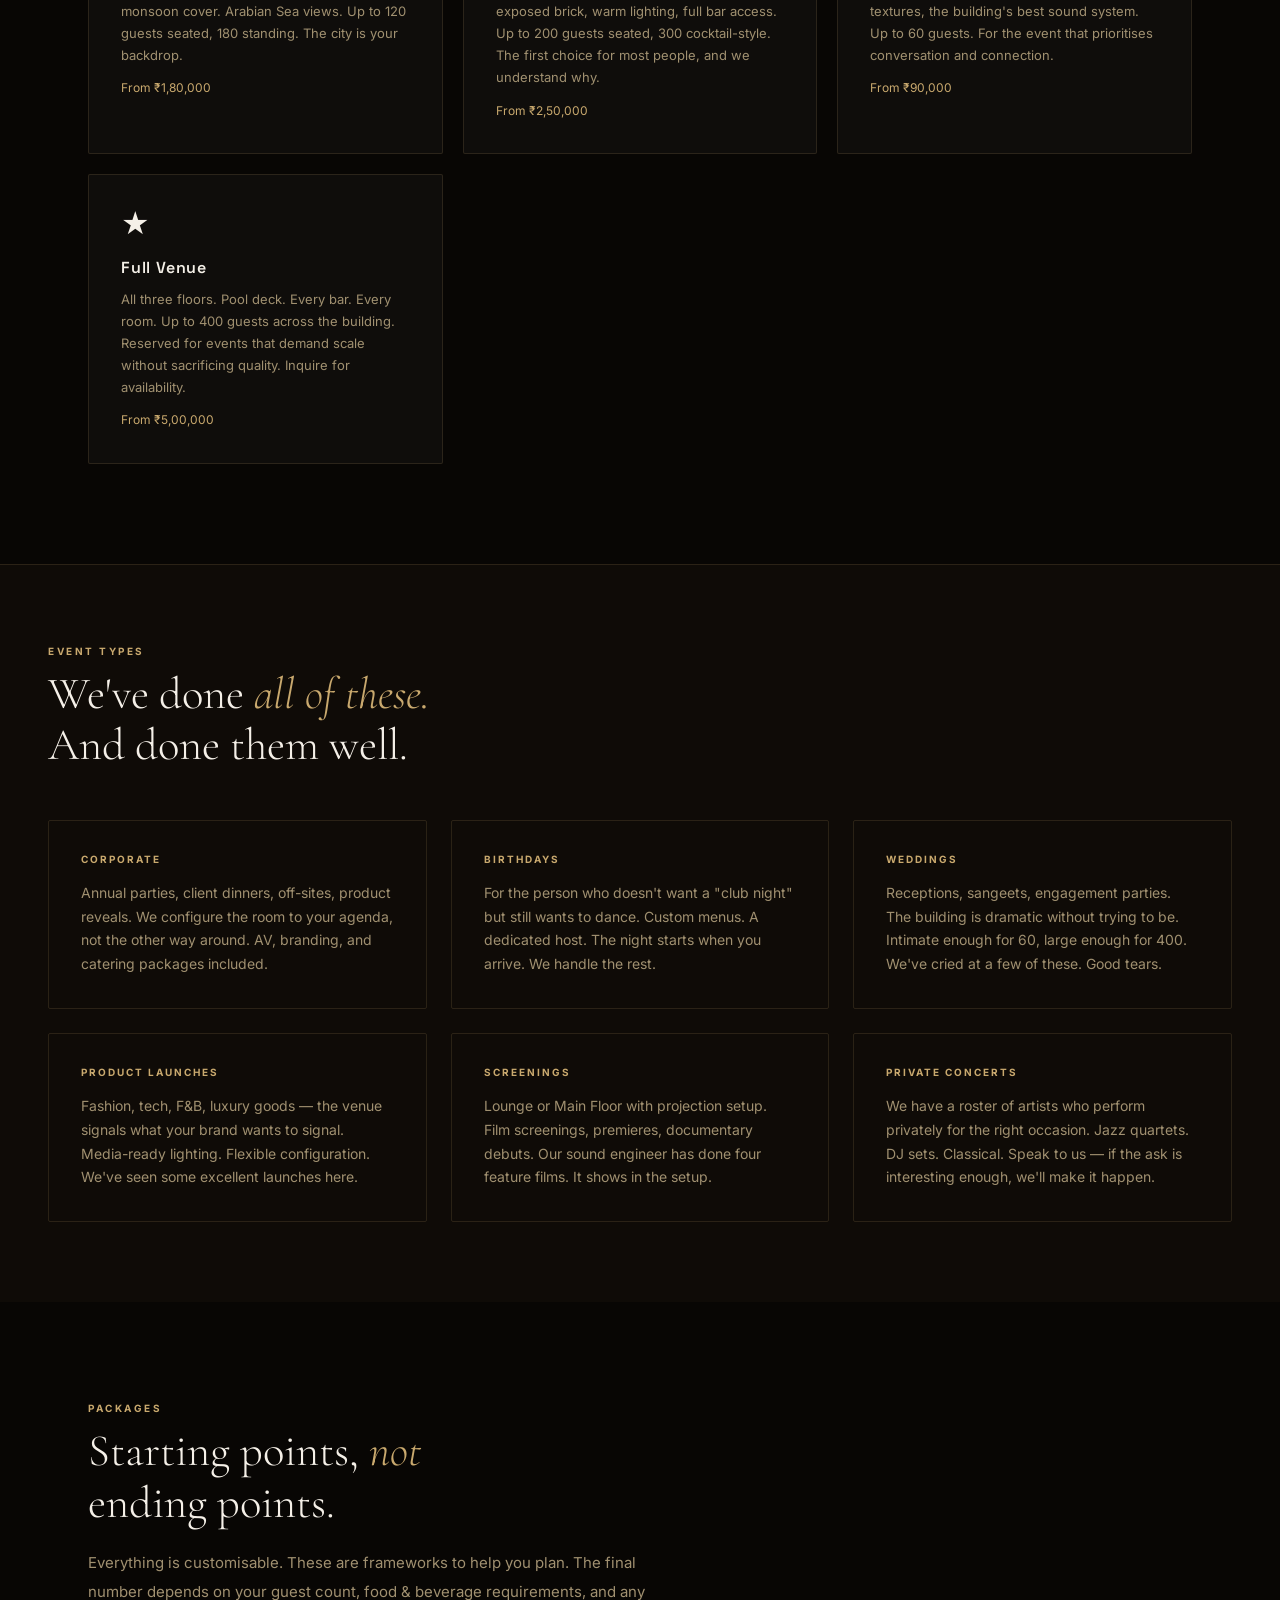
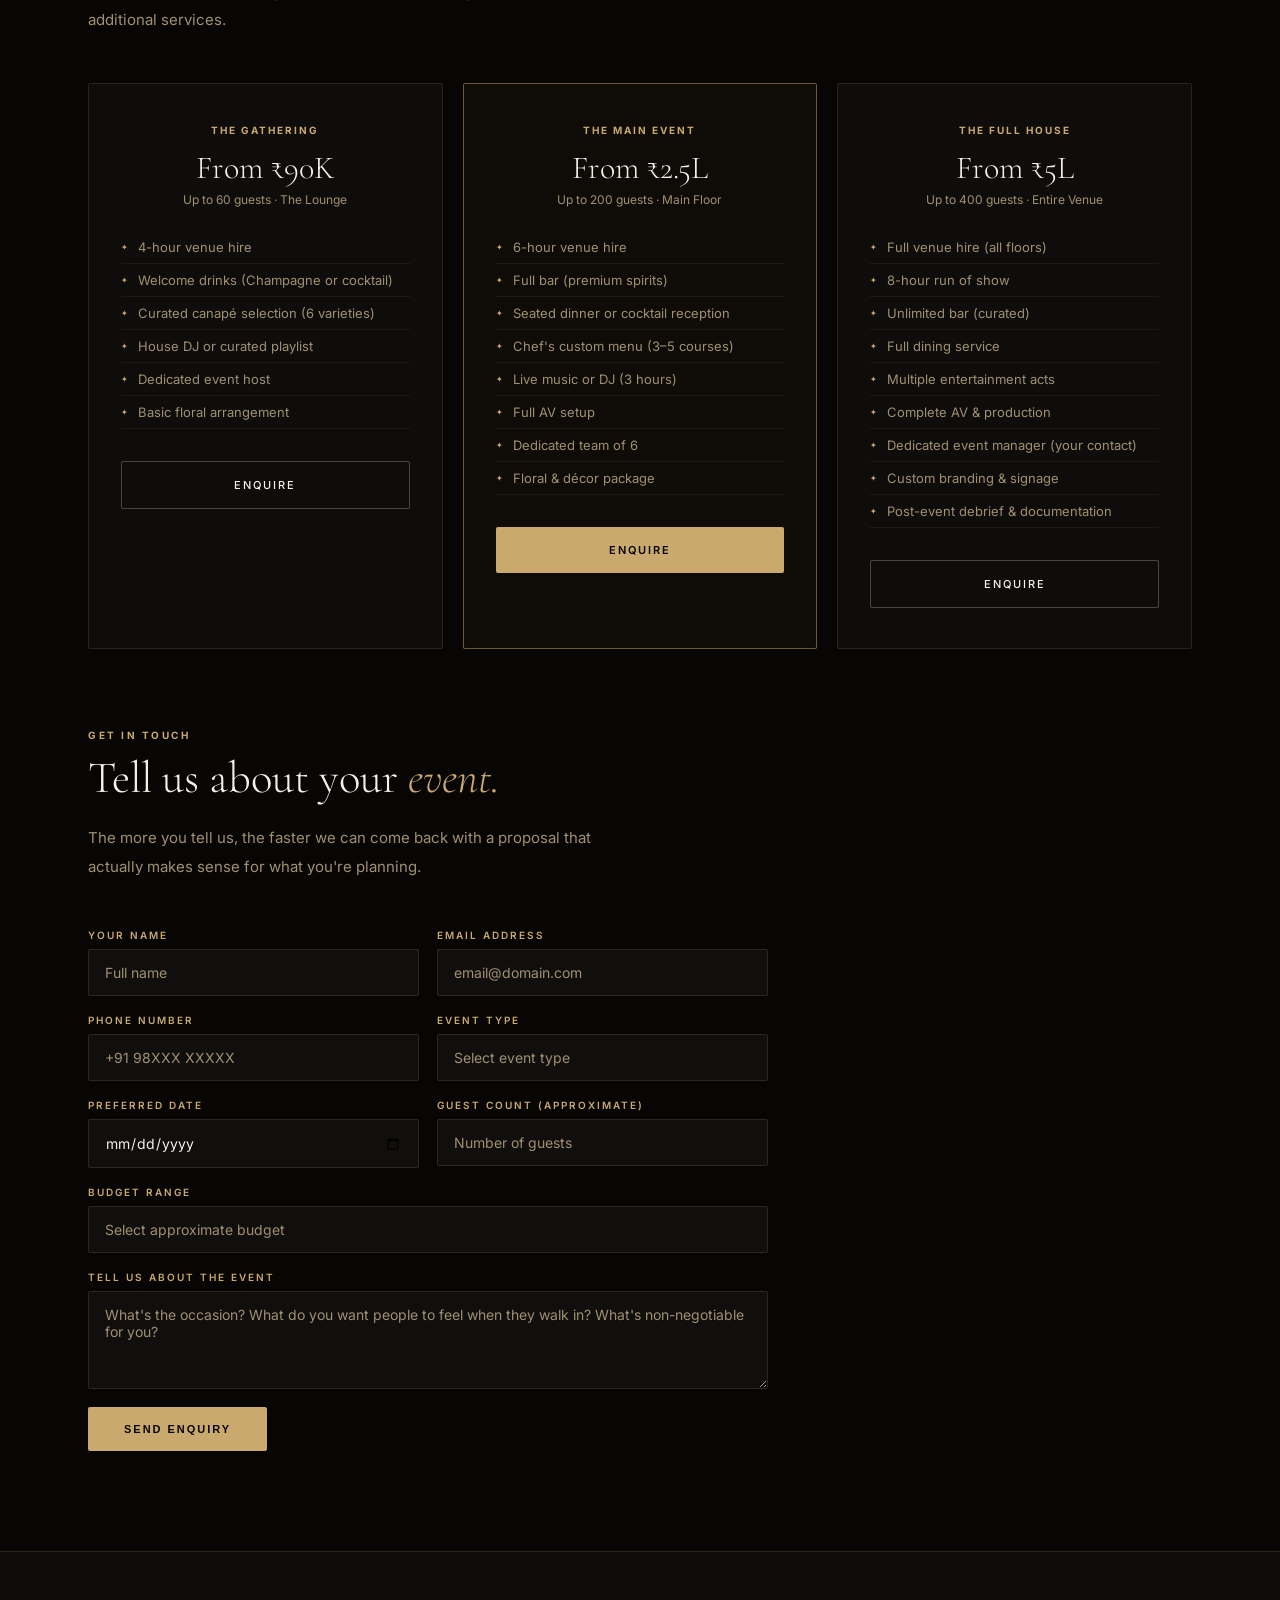
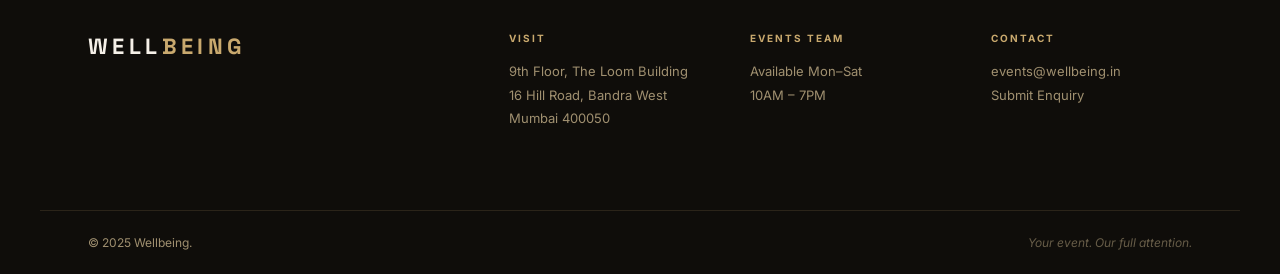
<file: private-events.html>
<!DOCTYPE html>
<html lang="en">
<head>
  <meta charset="UTF-8">
  <meta name="viewport" content="width=device-width, initial-scale=1.0">
  <title>Private Events — WELLBEING</title>
  <link rel="stylesheet" href="style.css">
  <link rel="stylesheet" href="pages.css">
  <link href="https://fonts.googleapis.com/css2?family=Cormorant+Garamond:ital,wght@0,300;0,400;1,300;1,400&family=Inter:wght@300;400;500;600&family=Space+Grotesk:wght@300;400;500;600;700&display=swap" rel="stylesheet">
</head>
<body>
  <div id="cursor"></div><div id="cursor-trail"></div>
  <nav id="nav">
    <a href="index.html" class="logo">WELL<span>BEING</span></a>
    <ul class="nav-links">
      <li><a href="about.html">Our Story</a></li>
      <li><a href="menu.html">Menu</a></li>
      <li><a href="cocktails.html">Bar</a></li>
      <li><a href="pool.html">The Pool</a></li>
      <li><a href="spa.html">Spa</a></li>
      <li><a href="rooftop.html">Rooftop</a></li>
    </ul>
    <a href="contact.html" class="nav-reserve">Contact</a>
    <button class="hamburger" id="hamburger"><span></span><span></span></button>
  </nav>
  <div class="mobile-overlay" id="mobileOverlay">
    <ul>
      <li><a href="index.html" onclick="closeMenu()">Home</a></li>
      <li><a href="about.html" onclick="closeMenu()">Our Story</a></li>
      <li><a href="menu.html" onclick="closeMenu()">Menu</a></li>
      <li><a href="cocktails.html" onclick="closeMenu()">Bar</a></li>
      <li><a href="pool.html" onclick="closeMenu()">The Pool</a></li>
      <li><a href="spa.html" onclick="closeMenu()">Spa</a></li>
      <li><a href="rooftop.html" onclick="closeMenu()">Rooftop</a></li>
      <li><a href="artists.html" onclick="closeMenu()">Artists</a></li>
      <li><a href="membership.html" onclick="closeMenu()">Membership</a></li>
      <li><a href="private-events.html" onclick="closeMenu()">Private Events</a></li>
      <li><a href="faq.html" onclick="closeMenu()">FAQ</a></li>
      <li><a href="contact.html" onclick="closeMenu()">Contact</a></li>
    </ul>
  </div>

  <!-- HERO -->
  <section class="page-hero" style="min-height:65vh">
    <div class="page-hero-bg" style="background-image:url('https://images.unsplash.com/photo-1519225421980-715cb0215aed?w=1920&q=85&auto=format&fit=crop')"></div>
    <div class="page-hero-content">
      <p class="breadcrumb"><a href="index.html">Wellbeing</a> &nbsp;/&nbsp; Private Events</p>
      <h1 class="page-title">Your <em>night.</em><br>Your building.</h1>
      <p class="page-tagline">We take private events as seriously as our public ones. The room changes. The standard does not.</p>
    </div>
  </section>

  <!-- INTRO -->
  <div class="page-body">
    <a href="index.html" class="back-link">Back to Home</a>
    <div class="two-col">
      <div>
        <p class="sub-label">Why Wellbeing</p>
        <h2 class="sub-heading">A venue that <em>works</em><br>for you.</h2>
        <div class="gold-divider"></div>
        <p class="sub-body">A 1940s textile warehouse doesn't become a luxury venue by accident. Every room here has been designed with intention — acoustics, light, sightlines, the way a crowd moves. When you hire it, you get all of that, plus a team that has spent years perfecting events for people who care deeply about them.</p>
        <p class="sub-body" style="margin-top:16px">We do not do generic. Tell us what you want the evening to feel like — the rest is ours to figure out.</p>
      </div>
      <div class="page-img" style="background-image:url('https://images.unsplash.com/photo-1530103862676-de8c9debad1d?w=900&q=80&auto=format&fit=crop')"></div>
    </div>

    <!-- SPACES -->
    <div style="margin-top:80px">
      <p class="sub-label">Our Spaces</p>
      <h2 class="sub-heading">Four rooms.<br><em>Infinite</em> possibilities.</h2>
      <div class="gold-divider"></div>
      <div class="info-cards" style="margin-top:40px">
        <div class="info-card">
          <div class="info-card-icon">☀️</div>
          <h3>The Rooftop</h3>
          <p>Open-air on the 9th floor. Retractable roof for monsoon cover. Arabian Sea views. Up to 120 guests seated, 180 standing. The city is your backdrop.</p>
          <p style="margin-top:12px;font-size:12px;color:var(--gold)">From ₹1,80,000</p>
        </div>
        <div class="info-card">
          <div class="info-card-icon">✦</div>
          <h3>Main Floor</h3>
          <p>The heartbeat of the building. Original exposed brick, warm lighting, full bar access. Up to 200 guests seated, 300 cocktail-style. The first choice for most people, and we understand why.</p>
          <p style="margin-top:12px;font-size:12px;color:var(--gold)">From ₹2,50,000</p>
        </div>
        <div class="info-card">
          <div class="info-card-icon">◆</div>
          <h3>The Lounge</h3>
          <p>Intimate, curated, acoustic. Low seating, warm textures, the building's best sound system. Up to 60 guests. For the event that prioritises conversation and connection.</p>
          <p style="margin-top:12px;font-size:12px;color:var(--gold)">From ₹90,000</p>
        </div>
        <div class="info-card">
          <div class="info-card-icon">★</div>
          <h3>Full Venue</h3>
          <p>All three floors. Pool deck. Every bar. Every room. Up to 400 guests across the building. Reserved for events that demand scale without sacrificing quality. Inquire for availability.</p>
          <p style="margin-top:12px;font-size:12px;color:var(--gold)">From ₹5,00,000</p>
        </div>
      </div>
    </div>
  </div>

  <!-- EVENT TYPES -->
  <section class="page-section" style="background:rgba(201,169,110,0.03);border-top:1px solid var(--border)">
    <div class="inner">
      <p class="sub-label">Event Types</p>
      <h2 class="sub-heading">We've done <em>all of these.</em><br>And done them well.</h2>
      <div style="display:grid;grid-template-columns:1fr 1fr 1fr;gap:24px;margin-top:48px">
        <div style="padding:32px;border:1px solid var(--border);border-radius:2px">
          <p style="font-size:10px;font-weight:700;letter-spacing:0.2em;text-transform:uppercase;color:var(--gold);margin-bottom:16px">Corporate</p>
          <p style="font-size:14px;color:var(--warm);line-height:1.7">Annual parties, client dinners, off-sites, product reveals. We configure the room to your agenda, not the other way around. AV, branding, and catering packages included.</p>
        </div>
        <div style="padding:32px;border:1px solid var(--border);border-radius:2px">
          <p style="font-size:10px;font-weight:700;letter-spacing:0.2em;text-transform:uppercase;color:var(--gold);margin-bottom:16px">Birthdays</p>
          <p style="font-size:14px;color:var(--warm);line-height:1.7">For the person who doesn't want a "club night" but still wants to dance. Custom menus. A dedicated host. The night starts when you arrive. We handle the rest.</p>
        </div>
        <div style="padding:32px;border:1px solid var(--border);border-radius:2px">
          <p style="font-size:10px;font-weight:700;letter-spacing:0.2em;text-transform:uppercase;color:var(--gold);margin-bottom:16px">Weddings</p>
          <p style="font-size:14px;color:var(--warm);line-height:1.7">Receptions, sangeets, engagement parties. The building is dramatic without trying to be. Intimate enough for 60, large enough for 400. We've cried at a few of these. Good tears.</p>
        </div>
        <div style="padding:32px;border:1px solid var(--border);border-radius:2px">
          <p style="font-size:10px;font-weight:700;letter-spacing:0.2em;text-transform:uppercase;color:var(--gold);margin-bottom:16px">Product Launches</p>
          <p style="font-size:14px;color:var(--warm);line-height:1.7">Fashion, tech, F&amp;B, luxury goods — the venue signals what your brand wants to signal. Media-ready lighting. Flexible configuration. We've seen some excellent launches here.</p>
        </div>
        <div style="padding:32px;border:1px solid var(--border);border-radius:2px">
          <p style="font-size:10px;font-weight:700;letter-spacing:0.2em;text-transform:uppercase;color:var(--gold);margin-bottom:16px">Screenings</p>
          <p style="font-size:14px;color:var(--warm);line-height:1.7">Lounge or Main Floor with projection setup. Film screenings, premieres, documentary debuts. Our sound engineer has done four feature films. It shows in the setup.</p>
        </div>
        <div style="padding:32px;border:1px solid var(--border);border-radius:2px">
          <p style="font-size:10px;font-weight:700;letter-spacing:0.2em;text-transform:uppercase;color:var(--gold);margin-bottom:16px">Private Concerts</p>
          <p style="font-size:14px;color:var(--warm);line-height:1.7">We have a roster of artists who perform privately for the right occasion. Jazz quartets. DJ sets. Classical. Speak to us — if the ask is interesting enough, we'll make it happen.</p>
        </div>
      </div>
    </div>
  </section>

  <!-- PACKAGES -->
  <div class="page-body">
    <p class="sub-label">Packages</p>
    <h2 class="sub-heading">Starting points, <em>not</em><br>ending points.</h2>
    <p class="sub-body" style="margin-bottom:48px">Everything is customisable. These are frameworks to help you plan. The final number depends on your guest count, food &amp; beverage requirements, and any additional services.</p>
    <div class="pricing-grid">
      <div class="price-card">
        <span class="price-tag-label">The Gathering</span>
        <div class="price-amount" style="font-size:32px">From ₹90K</div>
        <p class="price-period">Up to 60 guests · The Lounge</p>
        <ul class="price-features">
          <li>4-hour venue hire</li>
          <li>Welcome drinks (Champagne or cocktail)</li>
          <li>Curated canapé selection (6 varieties)</li>
          <li>House DJ or curated playlist</li>
          <li>Dedicated event host</li>
          <li>Basic floral arrangement</li>
        </ul>
        <a href="#inquire" class="cta-ghost" style="display:block;text-align:center">Enquire</a>
      </div>
      <div class="price-card featured">
        <span class="price-tag-label">The Main Event</span>
        <div class="price-amount" style="font-size:32px">From ₹2.5L</div>
        <p class="price-period">Up to 200 guests · Main Floor</p>
        <ul class="price-features">
          <li>6-hour venue hire</li>
          <li>Full bar (premium spirits)</li>
          <li>Seated dinner or cocktail reception</li>
          <li>Chef's custom menu (3–5 courses)</li>
          <li>Live music or DJ (3 hours)</li>
          <li>Full AV setup</li>
          <li>Dedicated team of 6</li>
          <li>Floral &amp; décor package</li>
        </ul>
        <a href="#inquire" class="cta-gold" style="display:block;text-align:center">Enquire</a>
      </div>
      <div class="price-card">
        <span class="price-tag-label">The Full House</span>
        <div class="price-amount" style="font-size:32px">From ₹5L</div>
        <p class="price-period">Up to 400 guests · Entire Venue</p>
        <ul class="price-features">
          <li>Full venue hire (all floors)</li>
          <li>8-hour run of show</li>
          <li>Unlimited bar (curated)</li>
          <li>Full dining service</li>
          <li>Multiple entertainment acts</li>
          <li>Complete AV &amp; production</li>
          <li>Dedicated event manager (your contact)</li>
          <li>Custom branding &amp; signage</li>
          <li>Post-event debrief &amp; documentation</li>
        </ul>
        <a href="#inquire" class="cta-ghost" style="display:block;text-align:center">Enquire</a>
      </div>
    </div>

    <!-- INQUIRY FORM -->
    <div id="inquire" style="margin-top:80px">
      <p class="sub-label">Get in Touch</p>
      <h2 class="sub-heading">Tell us about your <em>event.</em></h2>
      <p class="sub-body" style="margin-bottom:48px">The more you tell us, the faster we can come back with a proposal that actually makes sense for what you're planning.</p>
      <form class="page-form" style="max-width:680px">
        <div class="form-row">
          <div class="form-field">
            <label>Your Name</label>
            <input type="text" placeholder="Full name">
          </div>
          <div class="form-field">
            <label>Email Address</label>
            <input type="email" placeholder="email@domain.com">
          </div>
        </div>
        <div class="form-row">
          <div class="form-field">
            <label>Phone Number</label>
            <input type="tel" placeholder="+91 98XXX XXXXX">
          </div>
          <div class="form-field">
            <label>Event Type</label>
            <select>
              <option value="">Select event type</option>
              <option>Corporate Event</option>
              <option>Birthday Celebration</option>
              <option>Wedding / Reception</option>
              <option>Product Launch</option>
              <option>Private Screening</option>
              <option>Private Concert</option>
              <option>Other</option>
            </select>
          </div>
        </div>
        <div class="form-row">
          <div class="form-field">
            <label>Preferred Date</label>
            <input type="date">
          </div>
          <div class="form-field">
            <label>Guest Count (Approximate)</label>
            <select>
              <option value="">Number of guests</option>
              <option>Up to 30</option>
              <option>30 – 60</option>
              <option>60 – 120</option>
              <option>120 – 200</option>
              <option>200 – 400</option>
              <option>400+</option>
            </select>
          </div>
        </div>
        <div class="form-field">
          <label>Budget Range</label>
          <select>
            <option value="">Select approximate budget</option>
            <option>₹50,000 – ₹1,00,000</option>
            <option>₹1,00,000 – ₹2,50,000</option>
            <option>₹2,50,000 – ₹5,00,000</option>
            <option>₹5,00,000+</option>
            <option>Flexible / Let's discuss</option>
          </select>
        </div>
        <div class="form-field">
          <label>Tell us about the event</label>
          <textarea rows="4" placeholder="What's the occasion? What do you want people to feel when they walk in? What's non-negotiable for you?"></textarea>
        </div>
        <button type="submit" class="cta-gold" style="align-self:flex-start">Send Enquiry</button>
      </form>
    </div>
  </div>

  <footer id="footer">
    <div class="footer-top">
      <div class="footer-logo">WELL<span>BEING</span></div>
      <div class="footer-cols">
        <div class="footer-col"><h4>Visit</h4><p>9th Floor, The Loom Building<br>16 Hill Road, Bandra West<br>Mumbai 400050</p></div>
        <div class="footer-col"><h4>Events Team</h4><p>Available Mon–Sat<br>10AM – 7PM</p></div>
        <div class="footer-col"><h4>Contact</h4><a href="mailto:events@wellbeing.in">events@wellbeing.in</a><a href="#inquire">Submit Enquiry</a></div>
      </div>
    </div>
    <div class="footer-bottom"><p>© 2025 Wellbeing.</p><p class="footer-note">Your event. Our full attention.</p></div>
  </footer>
  <script src="script.js"></script>
</body>
</html>
</file>
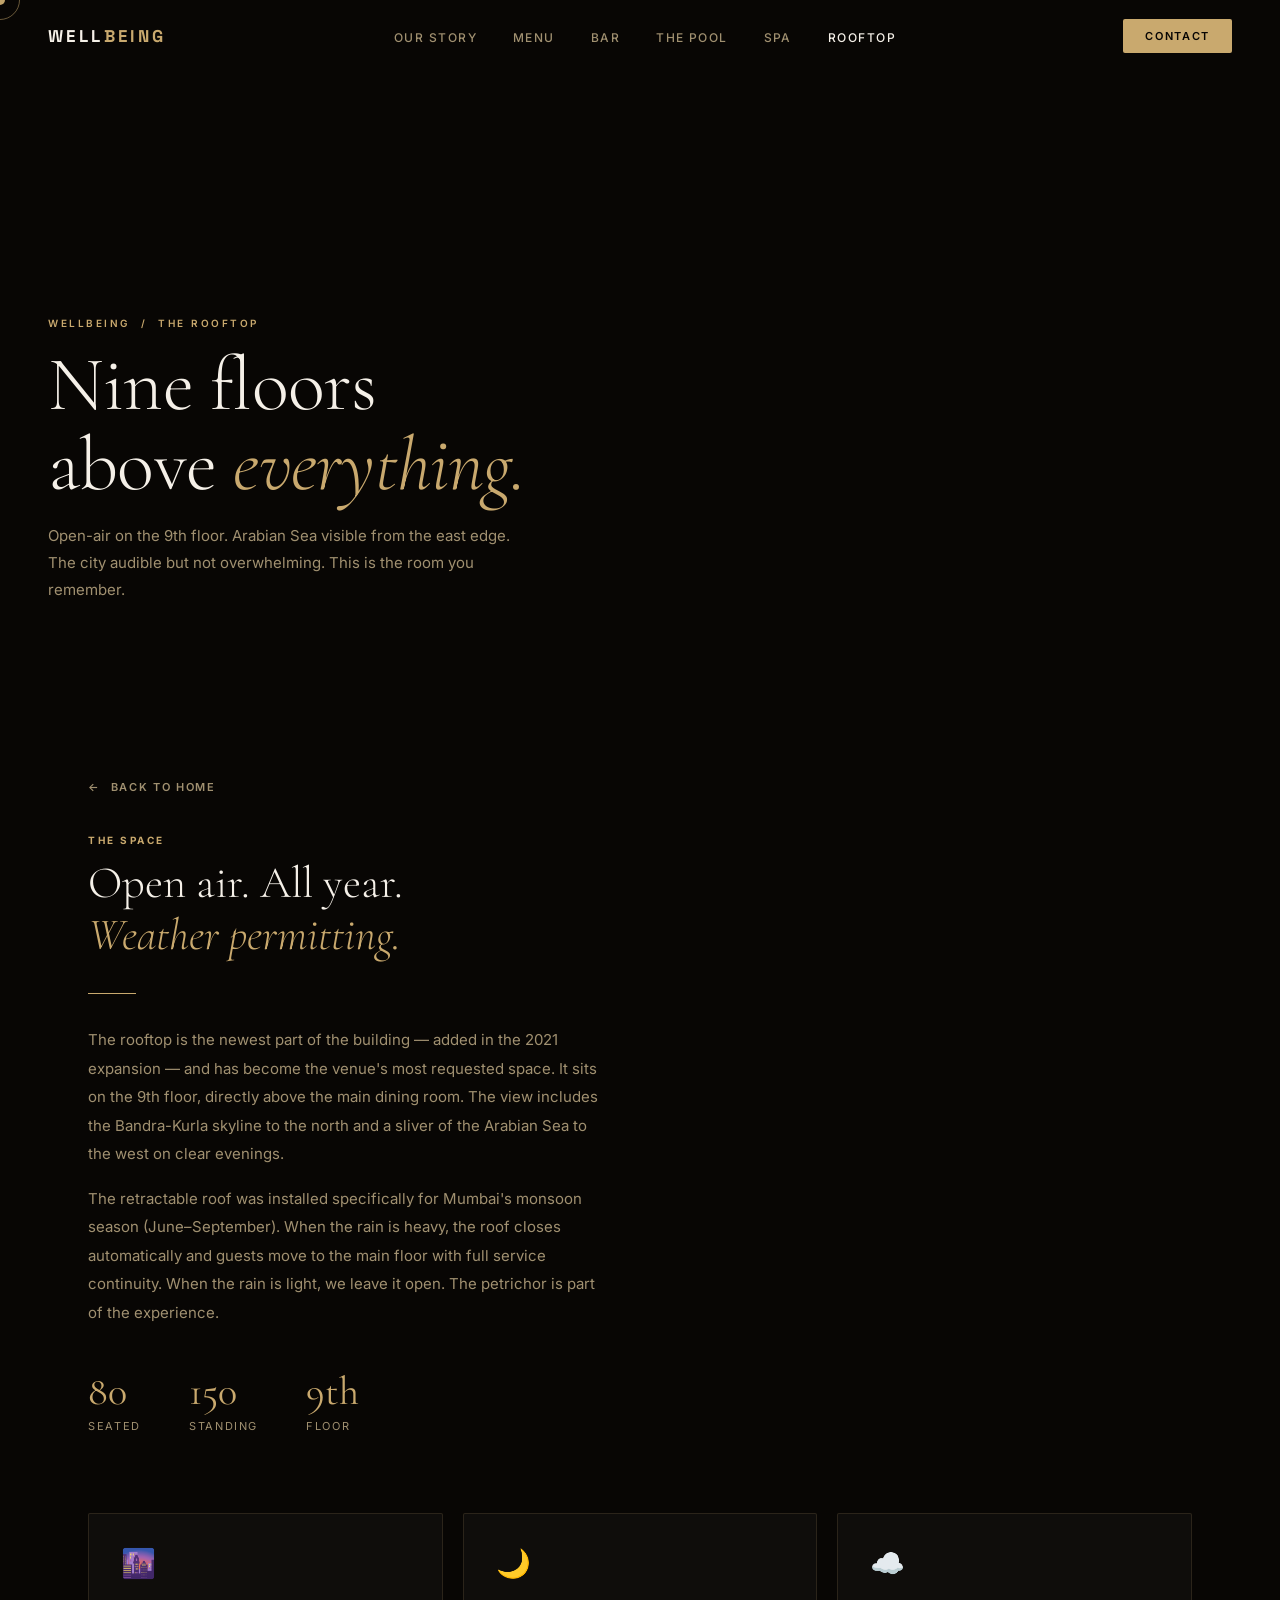
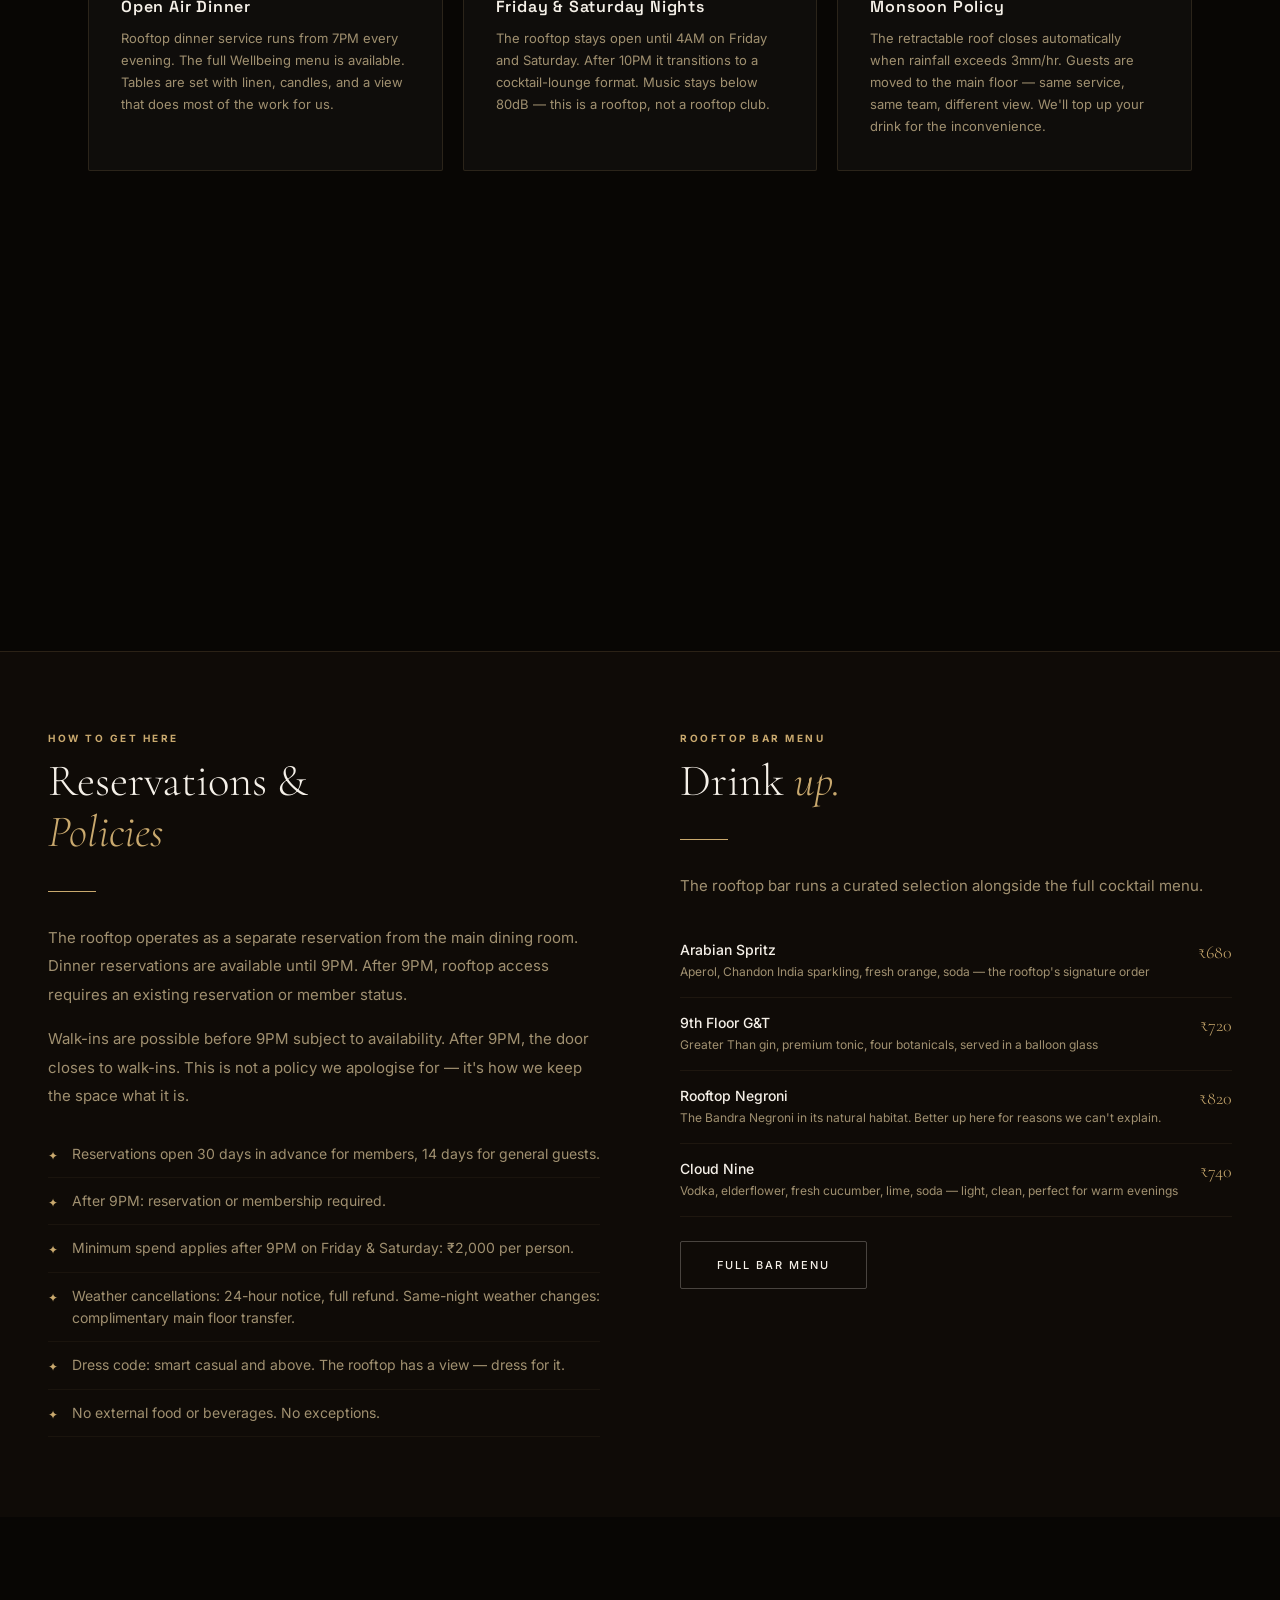
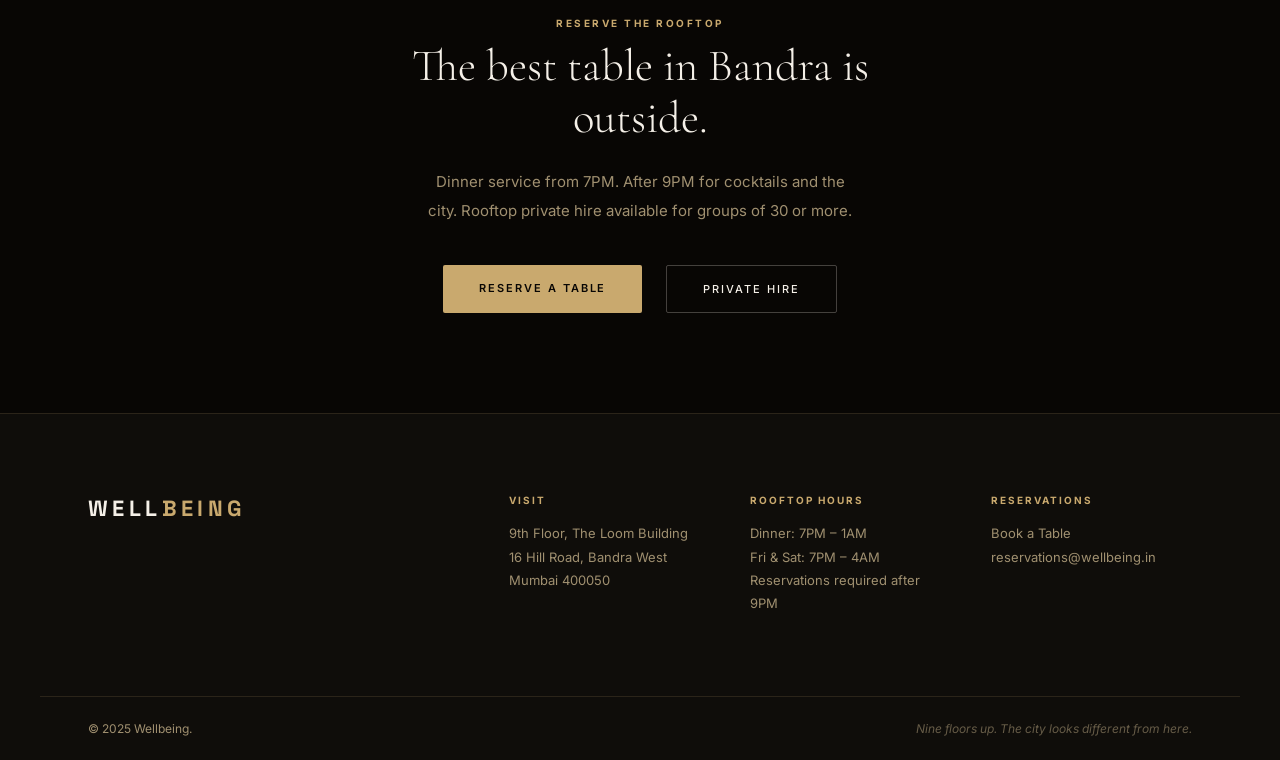
<file: rooftop.html>
<!DOCTYPE html>
<html lang="en">
<head>
  <meta charset="UTF-8">
  <meta name="viewport" content="width=device-width, initial-scale=1.0">
  <title>The Rooftop — WELLBEING</title>
  <link rel="stylesheet" href="style.css">
  <link rel="stylesheet" href="pages.css">
  <link href="https://fonts.googleapis.com/css2?family=Cormorant+Garamond:ital,wght@0,300;0,400;1,300;1,400&family=Inter:wght@300;400;500;600&family=Space+Grotesk:wght@300;400;500;600;700&display=swap" rel="stylesheet">
</head>
<body>
  <div id="cursor"></div><div id="cursor-trail"></div>
  <nav id="nav">
    <a href="index.html" class="logo">WELL<span>BEING</span></a>
    <ul class="nav-links">
      <li><a href="about.html">Our Story</a></li>
      <li><a href="menu.html">Menu</a></li>
      <li><a href="cocktails.html">Bar</a></li>
      <li><a href="pool.html">The Pool</a></li>
      <li><a href="spa.html">Spa</a></li>
      <li><a href="rooftop.html" style="color:var(--cream)">Rooftop</a></li>
    </ul>
    <a href="contact.html" class="nav-reserve">Contact</a>
    <button class="hamburger" id="hamburger"><span></span><span></span></button>
  </nav>
  <div class="mobile-overlay" id="mobileOverlay">
    <ul>
      <li><a href="index.html" onclick="closeMenu()">Home</a></li>
      <li><a href="about.html" onclick="closeMenu()">Our Story</a></li>
      <li><a href="menu.html" onclick="closeMenu()">Menu</a></li>
      <li><a href="cocktails.html" onclick="closeMenu()">Bar</a></li>
      <li><a href="pool.html" onclick="closeMenu()">The Pool</a></li>
      <li><a href="spa.html" onclick="closeMenu()">Spa</a></li>
      <li><a href="rooftop.html" onclick="closeMenu()">Rooftop</a></li>
      <li><a href="artists.html" onclick="closeMenu()">Artists</a></li>
      <li><a href="membership.html" onclick="closeMenu()">Membership</a></li>
      <li><a href="private-events.html" onclick="closeMenu()">Private Events</a></li>
      <li><a href="faq.html" onclick="closeMenu()">FAQ</a></li>
      <li><a href="contact.html" onclick="closeMenu()">Contact</a></li>
    </ul>
  </div>

  <!-- HERO -->
  <section class="page-hero" style="min-height:75vh">
    <div class="page-hero-bg" style="background-image:url('https://images.unsplash.com/photo-1519690889869-e705e59f72e1?w=1920&q=85&auto=format&fit=crop')"></div>
    <div class="page-hero-content">
      <p class="breadcrumb"><a href="index.html">Wellbeing</a> &nbsp;/&nbsp; The Rooftop</p>
      <h1 class="page-title">Nine floors<br>above <em>everything.</em></h1>
      <p class="page-tagline">Open-air on the 9th floor. Arabian Sea visible from the east edge. The city audible but not overwhelming. This is the room you remember.</p>
    </div>
  </section>

  <!-- OVERVIEW -->
  <div class="page-body">
    <a href="index.html" class="back-link">Back to Home</a>
    <div class="two-col">
      <div>
        <p class="sub-label">The Space</p>
        <h2 class="sub-heading">Open air. All year.<br><em>Weather permitting.</em></h2>
        <div class="gold-divider"></div>
        <p class="sub-body">The rooftop is the newest part of the building — added in the 2021 expansion — and has become the venue's most requested space. It sits on the 9th floor, directly above the main dining room. The view includes the Bandra-Kurla skyline to the north and a sliver of the Arabian Sea to the west on clear evenings.</p>
        <p class="sub-body" style="margin-top:16px">The retractable roof was installed specifically for Mumbai's monsoon season (June–September). When the rain is heavy, the roof closes automatically and guests move to the main floor with full service continuity. When the rain is light, we leave it open. The petrichor is part of the experience.</p>
        <div style="display:flex;gap:48px;margin-top:40px">
          <div><span style="font-family:'Cormorant Garamond',serif;font-size:40px;color:var(--gold)">80</span><p style="font-size:11px;letter-spacing:0.15em;text-transform:uppercase;color:var(--warm);margin-top:4px">Seated</p></div>
          <div><span style="font-family:'Cormorant Garamond',serif;font-size:40px;color:var(--gold)">150</span><p style="font-size:11px;letter-spacing:0.15em;text-transform:uppercase;color:var(--warm);margin-top:4px">Standing</p></div>
          <div><span style="font-family:'Cormorant Garamond',serif;font-size:40px;color:var(--gold)">9th</span><p style="font-size:11px;letter-spacing:0.15em;text-transform:uppercase;color:var(--warm);margin-top:4px">Floor</p></div>
        </div>
      </div>
      <div class="page-img" style="background-image:url('https://images.unsplash.com/photo-1546519638-68e109498ffc?w=900&q=80&auto=format&fit=crop')"></div>
    </div>

    <!-- DINING & HOURS -->
    <div class="info-cards" style="margin-top:80px">
      <div class="info-card">
        <div class="info-card-icon">🌆</div>
        <h3>Open Air Dinner</h3>
        <p>Rooftop dinner service runs from 7PM every evening. The full Wellbeing menu is available. Tables are set with linen, candles, and a view that does most of the work for us.</p>
      </div>
      <div class="info-card">
        <div class="info-card-icon">🌙</div>
        <h3>Friday & Saturday Nights</h3>
        <p>The rooftop stays open until 4AM on Friday and Saturday. After 10PM it transitions to a cocktail-lounge format. Music stays below 80dB — this is a rooftop, not a rooftop club.</p>
      </div>
      <div class="info-card">
        <div class="info-card-icon">☁️</div>
        <h3>Monsoon Policy</h3>
        <p>The retractable roof closes automatically when rainfall exceeds 3mm/hr. Guests are moved to the main floor — same service, same team, different view. We'll top up your drink for the inconvenience.</p>
      </div>
    </div>
  </div>

  <!-- GALLERY STRIP -->
  <section style="padding:0 0 80px;overflow:hidden">
    <div style="display:grid;grid-template-columns:repeat(4,1fr);gap:4px">
      <div style="height:300px;background-image:url('https://images.unsplash.com/photo-1551632436-cbf8dd35adfa?w=600&q=80&auto=format&fit=crop');background-size:cover;background-position:center;filter:brightness(0.8)"></div>
      <div style="height:300px;background-image:url('https://images.unsplash.com/photo-1414235077428-338989a2e8c0?w=600&q=80&auto=format&fit=crop');background-size:cover;background-position:center;filter:brightness(0.8)"></div>
      <div style="height:300px;background-image:url('https://images.unsplash.com/photo-1470337458703-46ad1756a187?w=600&q=80&auto=format&fit=crop');background-size:cover;background-position:center;filter:brightness(0.8)"></div>
      <div style="height:300px;background-image:url('https://images.unsplash.com/photo-1519225421980-715cb0215aed?w=600&q=80&auto=format&fit=crop');background-size:cover;background-position:center;filter:brightness(0.8)"></div>
    </div>
  </section>

  <!-- RESERVATION POLICY -->
  <section class="page-section" style="background:rgba(201,169,110,0.03);border-top:1px solid var(--border)">
    <div class="inner">
      <div class="two-col">
        <div>
          <p class="sub-label">How to Get Here</p>
          <h2 class="sub-heading">Reservations &amp;<br><em>Policies</em></h2>
          <div class="gold-divider"></div>
          <p class="sub-body">The rooftop operates as a separate reservation from the main dining room. Dinner reservations are available until 9PM. After 9PM, rooftop access requires an existing reservation or member status.</p>
          <p class="sub-body" style="margin-top:16px">Walk-ins are possible before 9PM subject to availability. After 9PM, the door closes to walk-ins. This is not a policy we apologise for — it's how we keep the space what it is.</p>
          <ul class="rules-list" style="margin-top:32px">
            <li><span class="rule-icon">✦</span> Reservations open 30 days in advance for members, 14 days for general guests.</li>
            <li><span class="rule-icon">✦</span> After 9PM: reservation or membership required.</li>
            <li><span class="rule-icon">✦</span> Minimum spend applies after 9PM on Friday &amp; Saturday: ₹2,000 per person.</li>
            <li><span class="rule-icon">✦</span> Weather cancellations: 24-hour notice, full refund. Same-night weather changes: complimentary main floor transfer.</li>
            <li><span class="rule-icon">✦</span> Dress code: smart casual and above. The rooftop has a view — dress for it.</li>
            <li><span class="rule-icon">✦</span> No external food or beverages. No exceptions.</li>
          </ul>
        </div>
        <div>
          <p class="sub-label">Rooftop Bar Menu</p>
          <h2 class="sub-heading">Drink <em>up.</em></h2>
          <div class="gold-divider"></div>
          <p class="sub-body" style="margin-bottom:24px">The rooftop bar runs a curated selection alongside the full cocktail menu.</p>
          <div class="menu-item"><div><p class="dish-name">Arabian Spritz</p><p class="dish-desc">Aperol, Chandon India sparkling, fresh orange, soda — the rooftop's signature order</p></div><span class="dish-price">₹680</span></div>
          <div class="menu-item"><div><p class="dish-name">9th Floor G&T</p><p class="dish-desc">Greater Than gin, premium tonic, four botanicals, served in a balloon glass</p></div><span class="dish-price">₹720</span></div>
          <div class="menu-item"><div><p class="dish-name">Rooftop Negroni</p><p class="dish-desc">The Bandra Negroni in its natural habitat. Better up here for reasons we can't explain.</p></div><span class="dish-price">₹820</span></div>
          <div class="menu-item"><div><p class="dish-name">Cloud Nine</p><p class="dish-desc">Vodka, elderflower, fresh cucumber, lime, soda — light, clean, perfect for warm evenings</p></div><span class="dish-price">₹740</span></div>
          <div style="margin-top:24px">
            <a href="cocktails.html" class="cta-ghost">Full Bar Menu</a>
          </div>
        </div>
      </div>
    </div>
  </section>

  <!-- CTA -->
  <div class="page-body" style="text-align:center">
    <p class="sub-label">Reserve the Rooftop</p>
    <h2 class="sub-heading" style="max-width:500px;margin:0 auto 24px">The best table in Bandra is outside.</h2>
    <p style="color:var(--warm);font-size:15px;max-width:440px;margin:0 auto 40px;line-height:1.9">Dinner service from 7PM. After 9PM for cocktails and the city. Rooftop private hire available for groups of 30 or more.</p>
    <div style="display:flex;gap:24px;justify-content:center;flex-wrap:wrap">
      <a href="index.html#reserve" class="cta-gold">Reserve a Table</a>
      <a href="private-events.html" class="cta-ghost">Private Hire</a>
    </div>
  </div>

  <footer id="footer">
    <div class="footer-top">
      <div class="footer-logo">WELL<span>BEING</span></div>
      <div class="footer-cols">
        <div class="footer-col"><h4>Visit</h4><p>9th Floor, The Loom Building<br>16 Hill Road, Bandra West<br>Mumbai 400050</p></div>
        <div class="footer-col"><h4>Rooftop Hours</h4><p>Dinner: 7PM – 1AM<br>Fri &amp; Sat: 7PM – 4AM<br>Reservations required after 9PM</p></div>
        <div class="footer-col"><h4>Reservations</h4><a href="index.html#reserve">Book a Table</a><a href="mailto:reservations@wellbeing.in">reservations@wellbeing.in</a></div>
      </div>
    </div>
    <div class="footer-bottom"><p>© 2025 Wellbeing.</p><p class="footer-note">Nine floors up. The city looks different from here.</p></div>
  </footer>
  <script src="script.js"></script>
</body>
</html>
</file>
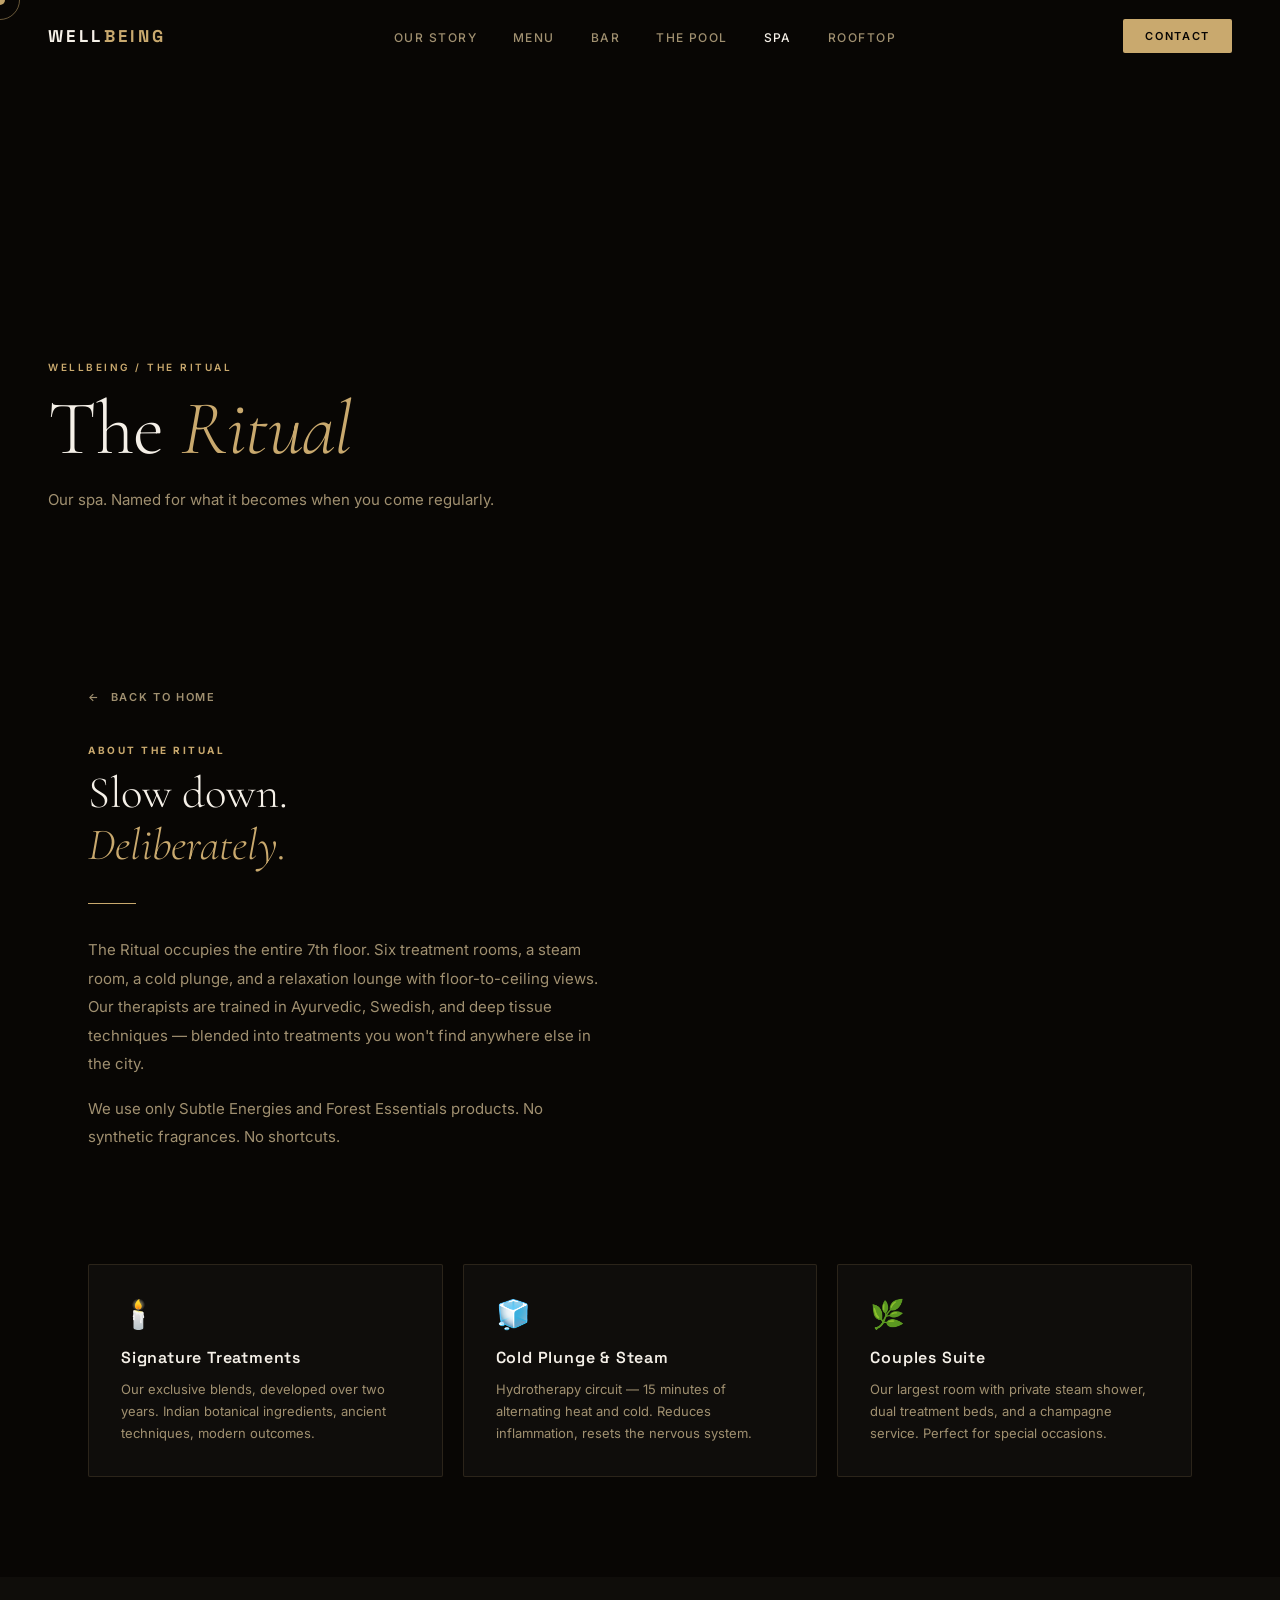
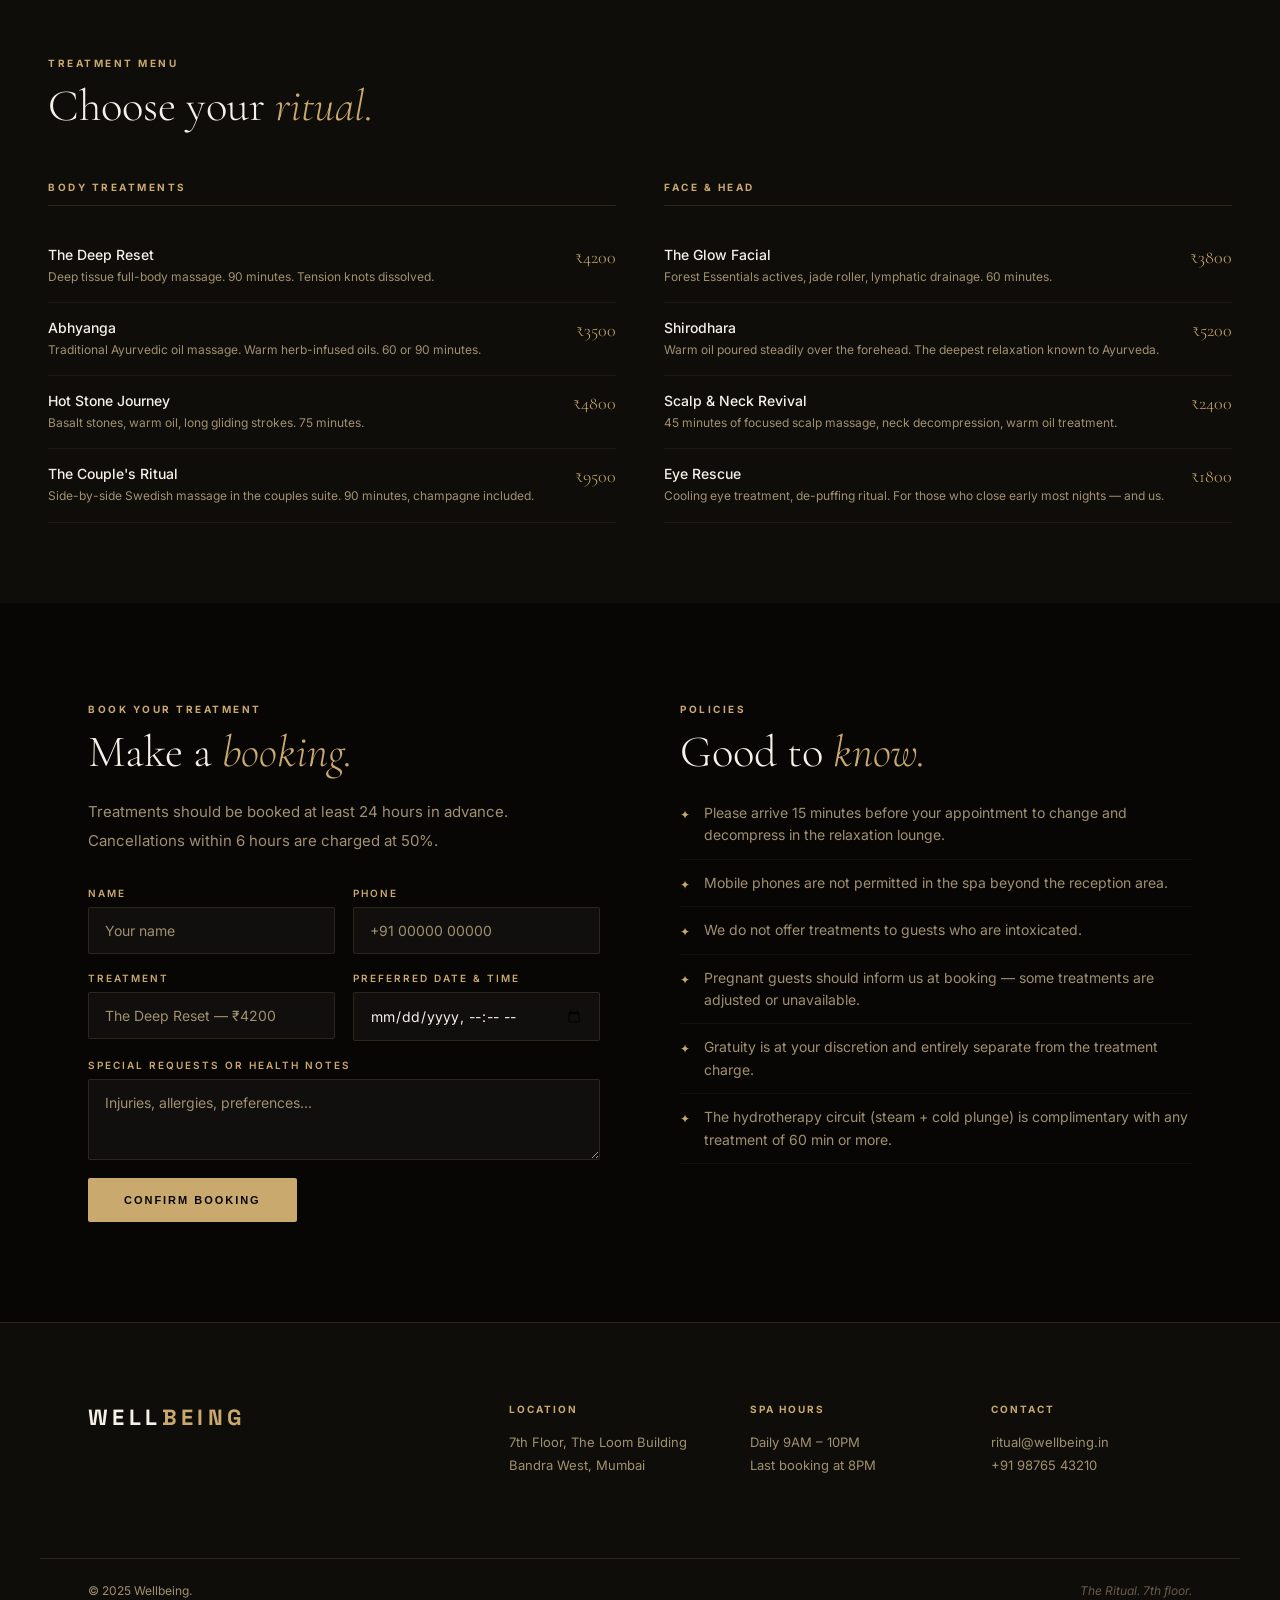
<file: spa.html>
<!DOCTYPE html>
<html lang="en">
<head>
  <meta charset="UTF-8"><meta name="viewport" content="width=device-width, initial-scale=1.0">
  <title>The Ritual — Spa — WELLBEING</title>
  <link rel="stylesheet" href="style.css"><link rel="stylesheet" href="pages.css">
  <link href="https://fonts.googleapis.com/css2?family=Cormorant+Garamond:ital,wght@0,300;0,400;1,300;1,400&family=Inter:wght@300;400;500;600&family=Space+Grotesk:wght@300;400;500;600;700&display=swap" rel="stylesheet">
</head>
<body>
  <div id="cursor"></div><div id="cursor-trail"></div>
  <nav id="nav">
    <a href="index.html" class="logo">WELL<span>BEING</span></a>
    <ul class="nav-links">
      <li><a href="about.html">Our Story</a></li>
      <li><a href="menu.html">Menu</a></li>
      <li><a href="cocktails.html">Bar</a></li>
      <li><a href="pool.html">The Pool</a></li>
      <li><a href="spa.html" style="color:var(--cream)">Spa</a></li>
      <li><a href="rooftop.html">Rooftop</a></li>
    </ul>
    <a href="contact.html" class="nav-reserve">Contact</a>
    <button class="hamburger" id="hamburger"><span></span><span></span></button>
  </nav>
  <div class="mobile-overlay" id="mobileOverlay">
    <ul>
      <li><a href="index.html" onclick="closeMenu()">Home</a></li>
      <li><a href="about.html" onclick="closeMenu()">Our Story</a></li>
      <li><a href="menu.html" onclick="closeMenu()">Menu</a></li>
      <li><a href="cocktails.html" onclick="closeMenu()">Bar</a></li>
      <li><a href="pool.html" onclick="closeMenu()">The Pool</a></li>
      <li><a href="spa.html" onclick="closeMenu()">Spa</a></li>
      <li><a href="rooftop.html" onclick="closeMenu()">Rooftop</a></li>
      <li><a href="artists.html" onclick="closeMenu()">Artists</a></li>
      <li><a href="membership.html" onclick="closeMenu()">Membership</a></li>
      <li><a href="private-events.html" onclick="closeMenu()">Private Events</a></li>
      <li><a href="faq.html" onclick="closeMenu()">FAQ</a></li>
      <li><a href="contact.html" onclick="closeMenu()">Contact</a></li>
    </ul>
  </div>

  <section class="page-hero" style="min-height:65vh">
    <div class="page-hero-bg" style="background-image:url('https://images.unsplash.com/photo-1544161515-4ab6ce6db874?w=1920&q=85&auto=format&fit=crop')"></div>
    <div class="page-hero-content">
      <p class="breadcrumb"><a href="index.html">Wellbeing</a> / The Ritual</p>
      <h1 class="page-title">The <em>Ritual</em></h1>
      <p class="page-tagline">Our spa. Named for what it becomes when you come regularly.</p>
    </div>
  </section>

  <div class="page-body">
    <a href="index.html" class="back-link">Back to Home</a>
    <div class="two-col">
      <div>
        <p class="sub-label">About The Ritual</p>
        <h2 class="sub-heading">Slow down.<br><em>Deliberately.</em></h2>
        <div class="gold-divider"></div>
        <p class="sub-body">The Ritual occupies the entire 7th floor. Six treatment rooms, a steam room, a cold plunge, and a relaxation lounge with floor-to-ceiling views. Our therapists are trained in Ayurvedic, Swedish, and deep tissue techniques — blended into treatments you won't find anywhere else in the city.</p>
        <p class="sub-body" style="margin-top:16px">We use only Subtle Energies and Forest Essentials products. No synthetic fragrances. No shortcuts.</p>
      </div>
      <div class="page-img" style="background-image:url('https://images.unsplash.com/photo-1600334129128-685c5582fd35?w=900&q=80&auto=format&fit=crop')"></div>
    </div>

    <div class="info-cards" style="margin-top:80px">
      <div class="info-card"><div class="info-card-icon">🕯️</div><h3>Signature Treatments</h3><p>Our exclusive blends, developed over two years. Indian botanical ingredients, ancient techniques, modern outcomes.</p></div>
      <div class="info-card"><div class="info-card-icon">🧊</div><h3>Cold Plunge & Steam</h3><p>Hydrotherapy circuit — 15 minutes of alternating heat and cold. Reduces inflammation, resets the nervous system.</p></div>
      <div class="info-card"><div class="info-card-icon">🌿</div><h3>Couples Suite</h3><p>Our largest room with private steam shower, dual treatment beds, and a champagne service. Perfect for special occasions.</p></div>
    </div>
  </div>

  <section class="page-section" style="background:var(--black2)">
    <div class="inner">
      <p class="sub-label">Treatment Menu</p>
      <h2 class="sub-heading">Choose your <em>ritual.</em></h2>
      <div style="display:grid;grid-template-columns:1fr 1fr;gap:48px;margin-top:48px">
        <div>
          <h4 class="menu-category">Body Treatments</h4>
          <div class="menu-item"><div><p class="dish-name">The Deep Reset</p><p class="dish-desc">Deep tissue full-body massage. 90 minutes. Tension knots dissolved.</p></div><span class="dish-price">₹4200</span></div>
          <div class="menu-item"><div><p class="dish-name">Abhyanga</p><p class="dish-desc">Traditional Ayurvedic oil massage. Warm herb-infused oils. 60 or 90 minutes.</p></div><span class="dish-price">₹3500</span></div>
          <div class="menu-item"><div><p class="dish-name">Hot Stone Journey</p><p class="dish-desc">Basalt stones, warm oil, long gliding strokes. 75 minutes.</p></div><span class="dish-price">₹4800</span></div>
          <div class="menu-item"><div><p class="dish-name">The Couple's Ritual</p><p class="dish-desc">Side-by-side Swedish massage in the couples suite. 90 minutes, champagne included.</p></div><span class="dish-price">₹9500</span></div>
        </div>
        <div>
          <h4 class="menu-category">Face & Head</h4>
          <div class="menu-item"><div><p class="dish-name">The Glow Facial</p><p class="dish-desc">Forest Essentials actives, jade roller, lymphatic drainage. 60 minutes.</p></div><span class="dish-price">₹3800</span></div>
          <div class="menu-item"><div><p class="dish-name">Shirodhara</p><p class="dish-desc">Warm oil poured steadily over the forehead. The deepest relaxation known to Ayurveda.</p></div><span class="dish-price">₹5200</span></div>
          <div class="menu-item"><div><p class="dish-name">Scalp & Neck Revival</p><p class="dish-desc">45 minutes of focused scalp massage, neck decompression, warm oil treatment.</p></div><span class="dish-price">₹2400</span></div>
          <div class="menu-item"><div><p class="dish-name">Eye Rescue</p><p class="dish-desc">Cooling eye treatment, de-puffing ritual. For those who close early most nights — and us.</p></div><span class="dish-price">₹1800</span></div>
        </div>
      </div>
    </div>
  </section>

  <div class="page-body">
    <div class="two-col">
      <div>
        <p class="sub-label">Book Your Treatment</p>
        <h2 class="sub-heading">Make a <em>booking.</em></h2>
        <p class="sub-body" style="margin-bottom:32px">Treatments should be booked at least 24 hours in advance. Cancellations within 6 hours are charged at 50%.</p>
        <form class="page-form" onsubmit="event.preventDefault();this.innerHTML='<p style=\'color:var(--gold);font-family:Cormorant Garamond,serif;font-size:20px;font-style:italic\'>✦ Your ritual is confirmed. We\'ll be in touch.</p>'">
          <div class="form-row">
            <div class="form-field"><label>Name</label><input type="text" placeholder="Your name" required></div>
            <div class="form-field"><label>Phone</label><input type="tel" placeholder="+91 00000 00000" required></div>
          </div>
          <div class="form-row">
            <div class="form-field"><label>Treatment</label><select><option>The Deep Reset — ₹4200</option><option>Abhyanga — ₹3500</option><option>Hot Stone Journey — ₹4800</option><option>The Glow Facial — ₹3800</option><option>Shirodhara — ₹5200</option><option>The Couple's Ritual — ₹9500</option></select></div>
            <div class="form-field"><label>Preferred Date & Time</label><input type="datetime-local" required></div>
          </div>
          <div class="form-field"><label>Special requests or health notes</label><textarea placeholder="Injuries, allergies, preferences..." rows="3"></textarea></div>
          <button type="submit" class="cta-gold" style="width:fit-content">Confirm Booking</button>
        </form>
      </div>
      <div>
        <p class="sub-label">Policies</p>
        <h2 class="sub-heading">Good to <em>know.</em></h2>
        <ul class="rules-list" style="margin-top:24px">
          <li><span class="rule-icon">✦</span>Please arrive 15 minutes before your appointment to change and decompress in the relaxation lounge.</li>
          <li><span class="rule-icon">✦</span>Mobile phones are not permitted in the spa beyond the reception area.</li>
          <li><span class="rule-icon">✦</span>We do not offer treatments to guests who are intoxicated.</li>
          <li><span class="rule-icon">✦</span>Pregnant guests should inform us at booking — some treatments are adjusted or unavailable.</li>
          <li><span class="rule-icon">✦</span>Gratuity is at your discretion and entirely separate from the treatment charge.</li>
          <li><span class="rule-icon">✦</span>The hydrotherapy circuit (steam + cold plunge) is complimentary with any treatment of 60 min or more.</li>
        </ul>
      </div>
    </div>
  </div>

  <footer id="footer">
    <div class="footer-top">
      <div class="footer-logo">WELL<span>BEING</span></div>
      <div class="footer-cols">
        <div class="footer-col"><h4>Location</h4><p>7th Floor, The Loom Building<br>Bandra West, Mumbai</p></div>
        <div class="footer-col"><h4>Spa Hours</h4><p>Daily 9AM – 10PM<br>Last booking at 8PM</p></div>
        <div class="footer-col"><h4>Contact</h4><a href="#">ritual@wellbeing.in</a><a href="#">+91 98765 43210</a></div>
      </div>
    </div>
    <div class="footer-bottom"><p>© 2025 Wellbeing.</p><p class="footer-note">The Ritual. 7th floor.</p></div>
  </footer>
  <script src="script.js"></script>
</body>
</html>
</file>
<file: style.css>
/* ═══════════════════════════════════════════════
   WELLBEING — Design System
   Gold × Black × Cream
═══════════════════════════════════════════════ */

:root {
  --black:    #080604;
  --black2:   #0f0d0a;
  --gold:     #c9a96e;
  --gold2:    #e8c97a;
  --gold-dim: #6b5228;
  --cream:    #f5f0e8;
  --warm:     #a09070;
  --border:   rgba(201,169,110,0.15);
  --card:     rgba(255,255,255,0.03);
}

*,*::before,*::after { margin:0; padding:0; box-sizing:border-box; }

html {
  scroll-behavior: smooth;
  scrollbar-width: none;
  font-size: 16px;
}
html::-webkit-scrollbar { display: none; }

body {
  font-family: 'Inter', sans-serif;
  background: var(--black);
  color: var(--cream);
  overflow-x: hidden;
  cursor: none;
}

/* ── CURSOR ────────────────────────────────── */
#cursor {
  position: fixed;
  width: 10px; height: 10px;
  background: var(--gold);
  border-radius: 50%;
  pointer-events: none;
  z-index: 9999;
  transform: translate(-50%,-50%);
  transition: width 0.2s, height 0.2s, background 0.2s;
  mix-blend-mode: difference;
}
#cursor-trail {
  position: fixed;
  width: 40px; height: 40px;
  border: 1px solid rgba(201,169,110,0.5);
  border-radius: 50%;
  pointer-events: none;
  z-index: 9998;
  transform: translate(-50%,-50%);
}
body.cursor-hover #cursor { width: 60px; height: 60px; background: rgba(201,169,110,0.2); }
@media (pointer: coarse) { #cursor,#cursor-trail { display:none; } body { cursor: auto; } }

/* ── LOADER ────────────────────────────────── */
#loader {
  position: fixed; inset: 0;
  background: var(--black);
  z-index: 10000;
  display: flex;
  flex-direction: column;
  align-items: center;
  justify-content: center;
  gap: 32px;
  transition: opacity 0.6s ease, visibility 0.6s ease;
}
#loader.hidden { opacity: 0; visibility: hidden; }
.loader-logo {
  font-family: 'Space Grotesk', sans-serif;
  font-size: 28px;
  font-weight: 600;
  letter-spacing: 0.25em;
  color: var(--cream);
}
.loader-logo span { color: var(--gold); }
.loader-bar {
  width: 180px; height: 1px;
  background: rgba(201,169,110,0.2);
  overflow: hidden;
}
.loader-fill {
  height: 100%;
  background: var(--gold);
  width: 0;
  animation: loadFill 1.4s ease forwards;
}
@keyframes loadFill { to { width: 100%; } }

/* ── NAV ───────────────────────────────────── */
#nav {
  position: fixed;
  top: 0; left: 0; right: 0;
  z-index: 100;
  display: flex;
  align-items: center;
  justify-content: space-between;
  padding: 0 48px;
  height: 72px;
  transition: background 0.4s, border-color 0.4s;
}
#nav.scrolled {
  background: rgba(8,6,4,0.96);
  backdrop-filter: blur(12px);
  border-bottom: 1px solid var(--border);
}
.logo {
  font-family: 'Space Grotesk', sans-serif;
  font-size: 17px;
  font-weight: 700;
  letter-spacing: 0.2em;
  color: var(--cream);
  text-decoration: none;
}
.logo span { color: var(--gold); }
.nav-links {
  display: flex;
  list-style: none;
  gap: 36px;
}
.nav-links a {
  font-size: 12px;
  font-weight: 500;
  letter-spacing: 0.12em;
  text-transform: uppercase;
  color: var(--warm);
  text-decoration: none;
  transition: color 0.2s;
}
.nav-links a:hover { color: var(--cream); }
.nav-reserve {
  font-size: 11px;
  font-weight: 600;
  letter-spacing: 0.15em;
  text-transform: uppercase;
  color: var(--black);
  background: var(--gold);
  padding: 10px 22px;
  border-radius: 2px;
  text-decoration: none;
  transition: background 0.2s;
}
.nav-reserve:hover { background: var(--gold2); }
.hamburger {
  display: none;
  flex-direction: column;
  gap: 6px;
  background: none;
  border: none;
  cursor: pointer;
  padding: 4px;
}
.hamburger span {
  display: block;
  width: 24px; height: 1px;
  background: var(--cream);
  transition: all 0.3s;
}
.hamburger.open span:nth-child(1) { transform: rotate(45deg) translate(5px,5px); }
.hamburger.open span:nth-child(2) { transform: rotate(-45deg) translate(5px,-5px); }

/* ── MOBILE OVERLAY ────────────────────────── */
.mobile-overlay {
  position: fixed;
  inset: 0;
  background: var(--black);
  z-index: 99;
  display: flex;
  align-items: center;
  justify-content: center;
  opacity: 0;
  visibility: hidden;
  transition: opacity 0.4s, visibility 0.4s;
}
.mobile-overlay.open { opacity: 1; visibility: visible; }
.mobile-overlay ul { list-style: none; text-align: center; }
.mobile-overlay li { margin-bottom: 32px; }
.mobile-overlay a {
  font-family: 'Cormorant Garamond', serif;
  font-size: 40px;
  font-weight: 300;
  color: var(--cream);
  text-decoration: none;
  letter-spacing: 0.05em;
  transition: color 0.2s;
}
.mobile-overlay a:hover { color: var(--gold); }

/* ── HERO ──────────────────────────────────── */
#hero {
  position: relative;
  min-height: 100vh;
  display: flex;
  align-items: center;
  justify-content: flex-start;
  padding: 0 48px;
  overflow: hidden;
}
.hero-bg-img {
  position: absolute;
  inset: 0;
  background-image: url('https://images.unsplash.com/photo-1514525253161-7a46d19cd819?w=1920&q=85&auto=format&fit=crop');
  background-size: cover;
  background-position: center 30%;
  transform: scale(1.05);
  transition: transform 8s ease;
}
.hero-bg-img.loaded { transform: scale(1); }
.hero-overlay {
  position: absolute;
  inset: 0;
  background: linear-gradient(
    105deg,
    rgba(8,6,4,0.92) 0%,
    rgba(8,6,4,0.65) 55%,
    rgba(8,6,4,0.2) 100%
  );
}
.hero-content {
  position: relative;
  z-index: 2;
  max-width: 640px;
}
.hero-eyebrow {
  font-size: 11px;
  font-weight: 500;
  letter-spacing: 0.25em;
  text-transform: uppercase;
  color: var(--gold);
  margin-bottom: 28px;
}
.hero-title {
  font-family: 'Cormorant Garamond', serif;
  font-size: clamp(56px, 7vw, 100px);
  font-weight: 300;
  line-height: 1.0;
  letter-spacing: -0.01em;
  margin-bottom: 28px;
}
.hero-title .line { display: block; overflow: hidden; }
.hero-title .line > span { display: block; }
.italic { font-style: italic; color: var(--gold); }
.hero-sub {
  font-size: 16px;
  color: var(--warm);
  max-width: 380px;
  line-height: 1.8;
  margin-bottom: 48px;
}
.hero-ctas { display: flex; gap: 16px; flex-wrap: wrap; }
.cta-gold {
  font-size: 11px;
  font-weight: 600;
  letter-spacing: 0.18em;
  text-transform: uppercase;
  color: var(--black);
  background: var(--gold);
  padding: 16px 36px;
  border: none;
  border-radius: 2px;
  text-decoration: none;
  cursor: pointer;
  transition: background 0.2s, transform 0.2s;
  display: inline-block;
}
.cta-gold:hover { background: var(--gold2); transform: translateY(-2px); }
.cta-ghost {
  font-size: 11px;
  font-weight: 500;
  letter-spacing: 0.18em;
  text-transform: uppercase;
  color: var(--cream);
  background: transparent;
  padding: 16px 36px;
  border: 1px solid rgba(245,240,232,0.25);
  border-radius: 2px;
  text-decoration: none;
  transition: border-color 0.2s;
  display: inline-block;
}
.cta-ghost:hover { border-color: rgba(245,240,232,0.6); }

/* SCROLL HINT */
.hero-scroll-hint {
  position: absolute;
  bottom: 48px;
  left: 48px;
  z-index: 2;
  display: flex;
  align-items: center;
  gap: 16px;
}
.hero-scroll-hint span {
  font-size: 10px;
  letter-spacing: 0.2em;
  text-transform: uppercase;
  color: var(--warm);
  writing-mode: vertical-rl;
}
.scroll-line {
  width: 1px;
  height: 60px;
  background: linear-gradient(to bottom, var(--gold), transparent);
  animation: scrollPulse 2s ease infinite;
}
@keyframes scrollPulse { 0%,100% { opacity: 0.4; } 50% { opacity: 1; } }

/* TICKER */
.hero-ticker {
  position: absolute;
  bottom: 0; left: 0; right: 0;
  z-index: 2;
  overflow: hidden;
  border-top: 1px solid var(--border);
  background: rgba(8,6,4,0.7);
  padding: 12px 0;
}
.ticker-inner {
  display: inline-flex;
  gap: 32px;
  white-space: nowrap;
  animation: ticker 22s linear infinite;
  font-size: 10px;
  font-weight: 600;
  letter-spacing: 0.25em;
  text-transform: uppercase;
  color: var(--gold);
}
@keyframes ticker { from { transform: translateX(0); } to { transform: translateX(-50%); } }

/* ── SECTIONS ──────────────────────────────── */
.section { padding: 120px 48px; }
.section-dark { background: var(--black2); }
.container { max-width: 1200px; margin: 0 auto; }

.section-no {
  font-size: 11px;
  font-weight: 600;
  letter-spacing: 0.25em;
  color: var(--gold);
  margin-bottom: 16px;
}
.section-heading {
  font-family: 'Cormorant Garamond', serif;
  font-size: clamp(40px, 5vw, 68px);
  font-weight: 300;
  line-height: 1.1;
  letter-spacing: -0.01em;
  margin-bottom: 20px;
}
.section-heading em { font-style: italic; color: var(--gold); }
.section-sub {
  font-size: 15px;
  color: var(--warm);
  max-width: 480px;
  line-height: 1.8;
  margin-bottom: 56px;
}
.body-text {
  font-size: 15px;
  color: var(--warm);
  line-height: 1.9;
  max-width: 440px;
}

/* ── EXPERIENCE ────────────────────────────── */
.exp-grid {
  max-width: 1200px;
  margin: 0 auto;
  display: grid;
  grid-template-columns: 1fr 1fr;
  gap: 80px;
  align-items: center;
}
.exp-stats {
  display: flex;
  gap: 40px;
  margin-top: 48px;
  padding-top: 40px;
  border-top: 1px solid var(--border);
}
.exp-stat span {
  display: block;
  font-family: 'Cormorant Garamond', serif;
  font-size: 44px;
  font-weight: 300;
  color: var(--gold);
  line-height: 1;
  margin-bottom: 6px;
}
.exp-stat p { font-size: 11px; letter-spacing: 0.15em; text-transform: uppercase; color: var(--warm); }
.exp-img-col {
  display: grid;
  grid-template-columns: 1fr 1fr;
  grid-template-rows: 280px 220px;
  gap: 12px;
}
.exp-img { border-radius: 2px; overflow: hidden; background-size: cover; background-position: center; }
.exp-img-1 {
  grid-column: span 2;
  background-image: url('https://images.unsplash.com/photo-1574335887434-0a83a1d38018?w=900&q=80&auto=format&fit=crop');
}
.exp-img-2 {
  background-image: url('https://images.unsplash.com/photo-1551024601-bec78aea704b?w=600&q=80&auto=format&fit=crop');
}

/* ── NIGHTS ────────────────────────────────── */
.nights-grid {
  display: grid;
  grid-template-columns: repeat(4, 1fr);
  gap: 16px;
}
.night-card {
  border: 1px solid var(--border);
  border-radius: 2px;
  overflow: hidden;
  background: var(--card);
  transition: border-color 0.3s, transform 0.3s;
}
.night-card:hover { border-color: rgba(201,169,110,0.4); transform: translateY(-6px); }
.featured-night { border-color: rgba(201,169,110,0.4); }
.night-img {
  height: 200px;
  background-size: cover;
  background-position: center;
}
.night-img-1 { background-image: url('https://images.unsplash.com/photo-1415886963069-5c31de2bb92c?w=600&q=80&auto=format&fit=crop'); }
.night-img-2 { background-image: url('https://images.unsplash.com/photo-1533174072545-7a4b6ad7a6c3?w=600&q=80&auto=format&fit=crop'); }
.night-img-3 { background-image: url('https://images.unsplash.com/photo-1470229722913-7c0e2dbbafd3?w=600&q=80&auto=format&fit=crop'); }
.night-img-4 { background-image: url('https://images.unsplash.com/photo-1516450360452-9312f5e86fc7?w=600&q=80&auto=format&fit=crop'); }
.night-info { padding: 24px; }
.night-tag {
  display: inline-block;
  font-size: 9px;
  font-weight: 700;
  letter-spacing: 0.2em;
  text-transform: uppercase;
  color: var(--black);
  background: var(--gold);
  padding: 4px 10px;
  border-radius: 1px;
  margin-bottom: 10px;
}
.night-day {
  font-size: 10px;
  font-weight: 600;
  letter-spacing: 0.2em;
  text-transform: uppercase;
  color: var(--gold);
  margin-bottom: 8px;
}
.night-info h3 {
  font-family: 'Space Grotesk', sans-serif;
  font-size: 20px;
  font-weight: 700;
  letter-spacing: 0.08em;
  margin-bottom: 10px;
}
.night-info p { font-size: 13px; color: var(--warm); line-height: 1.7; margin-bottom: 16px; }
.night-meta { display: flex; flex-direction: column; gap: 4px; padding-top: 16px; border-top: 1px solid var(--border); }
.night-meta span { font-size: 12px; color: var(--warm); }

/* ── THE TABLE ─────────────────────────────── */
.table-layout {
  display: grid;
  grid-template-columns: 1fr 1fr;
  gap: 80px;
}
.menu-category {
  font-size: 10px;
  font-weight: 700;
  letter-spacing: 0.25em;
  text-transform: uppercase;
  color: var(--gold);
  margin-bottom: 24px;
  padding-bottom: 12px;
  border-bottom: 1px solid var(--border);
}
.menu-item {
  display: flex;
  justify-content: space-between;
  align-items: flex-start;
  gap: 16px;
  padding: 16px 0;
  border-bottom: 1px solid rgba(201,169,110,0.08);
}
.dish-name {
  font-size: 14px;
  font-weight: 500;
  margin-bottom: 4px;
  color: var(--cream);
}
.dish-desc { font-size: 12px; color: var(--warm); line-height: 1.6; }
.dish-price {
  font-family: 'Cormorant Garamond', serif;
  font-size: 18px;
  font-weight: 300;
  color: var(--gold);
  white-space: nowrap;
  flex-shrink: 0;
}
.bar-img {
  height: 240px;
  border-radius: 2px;
  background-image: url('https://images.unsplash.com/photo-1543286386-713bdd548da4?w=800&q=80&auto=format&fit=crop');
  background-size: cover;
  background-position: center;
  margin-bottom: 32px;
}
.cocktail-item { padding: 16px 0; border-bottom: 1px solid rgba(201,169,110,0.08); }
.cocktail-item .dish-price { display: block; margin-top: 6px; font-size: 16px; }

/* ── GALLERY ───────────────────────────────── */
.gallery-strip {
  display: grid;
  grid-template-columns: repeat(6,1fr);
  gap: 6px;
  margin-top: 48px;
  overflow: hidden;
}
.gallery-item {
  height: 400px;
  background-size: cover;
  background-position: center;
  border-radius: 2px;
  filter: brightness(0.85) saturate(0.9);
  transition: filter 0.4s, transform 0.4s;
  cursor: pointer;
  transform-origin: center;
}
.gallery-item:hover { filter: brightness(1) saturate(1.1); transform: scale(1.02); z-index: 2; position: relative; }
.g1 { background-image: url('https://images.unsplash.com/photo-1514525253161-7a46d19cd819?w=600&q=80&auto=format&fit=crop'); }
.g2 { background-image: url('https://images.unsplash.com/photo-1470229722913-7c0e2dbbafd3?w=600&q=80&auto=format&fit=crop'); }
.g3 { background-image: url('https://images.unsplash.com/photo-1574335887434-0a83a1d38018?w=600&q=80&auto=format&fit=crop'); }
.g4 { background-image: url('https://images.unsplash.com/photo-1543286386-713bdd548da4?w=600&q=80&auto=format&fit=crop'); }
.g5 { background-image: url('https://images.unsplash.com/photo-1516450360452-9312f5e86fc7?w=600&q=80&auto=format&fit=crop'); }
.g6 { background-image: url('https://images.unsplash.com/photo-1533174072545-7a4b6ad7a6c3?w=600&q=80&auto=format&fit=crop'); }

/* ── ARTISTS ───────────────────────────────── */
.artists-grid {
  display: grid;
  grid-template-columns: repeat(4,1fr);
  gap: 24px;
}
.artist-card {
  border: 1px solid var(--border);
  border-radius: 2px;
  overflow: hidden;
  transition: border-color 0.3s;
}
.artist-card:hover { border-color: rgba(201,169,110,0.4); }
.artist-img {
  height: 280px;
  background-size: cover;
  background-position: center top;
  filter: grayscale(40%);
  transition: filter 0.4s;
}
.artist-card:hover .artist-img { filter: grayscale(0%); }
.artist-img-1 { background-image: url('https://images.unsplash.com/photo-1501386761578-eaa54b1ede8c?w=600&q=80&auto=format&fit=crop'); }
.artist-img-2 { background-image: url('https://images.unsplash.com/photo-1516450360452-9312f5e86fc7?w=600&q=80&auto=format&fit=crop'); }
.artist-img-3 { background-image: url('https://images.unsplash.com/photo-1429962714451-bb934ecdc4ec?w=600&q=80&auto=format&fit=crop'); }
.artist-img-4 { background-image: url('https://images.unsplash.com/photo-1493225457124-a3eb161ffa5f?w=600&q=80&auto=format&fit=crop'); }
.artist-info { padding: 20px; }
.artist-info h3 {
  font-family: 'Space Grotesk', sans-serif;
  font-size: 16px;
  font-weight: 700;
  letter-spacing: 0.12em;
  margin-bottom: 4px;
}
.artist-genre {
  font-size: 10px;
  font-weight: 600;
  letter-spacing: 0.15em;
  text-transform: uppercase;
  color: var(--gold);
  margin-bottom: 12px;
}
.artist-info p { font-size: 13px; color: var(--warm); line-height: 1.7; }

/* ── RESERVE ───────────────────────────────── */
.section-reserve {
  background-image:
    linear-gradient(rgba(8,6,4,0.92), rgba(8,6,4,0.92)),
    url('https://images.unsplash.com/photo-1528360983277-13d401cdc186?w=1920&q=80&auto=format&fit=crop');
  background-size: cover;
  background-position: center;
  background-attachment: fixed;
}
.section-no.light { color: rgba(201,169,110,0.5); }
.section-heading.light { color: var(--cream); }
.section-sub.light { color: var(--warm); }
.reserve-container { max-width: 720px; }
.reserve-form { display: flex; flex-direction: column; gap: 20px; margin-top: 48px; }
.form-row { display: grid; grid-template-columns: 1fr 1fr; gap: 20px; }
.form-field { display: flex; flex-direction: column; gap: 8px; }
.form-field label {
  font-size: 10px;
  font-weight: 600;
  letter-spacing: 0.2em;
  text-transform: uppercase;
  color: var(--gold);
}
.form-field input,
.form-field select,
.form-field textarea {
  background: rgba(255,255,255,0.04);
  border: 1px solid var(--border);
  border-radius: 2px;
  padding: 14px 16px;
  color: var(--cream);
  font-family: 'Inter', sans-serif;
  font-size: 14px;
  outline: none;
  transition: border-color 0.2s;
  width: 100%;
  appearance: none;
}
.form-field input:focus,
.form-field select:focus,
.form-field textarea:focus { border-color: rgba(201,169,110,0.5); }
.form-field input::placeholder,
.form-field textarea::placeholder { color: var(--warm); }
.form-field select { color: var(--warm); cursor: pointer; }
.form-field select option { background: var(--black); }
.form-field textarea { resize: vertical; }
.space-options { display: flex; gap: 16px; flex-wrap: wrap; }
.space-opt {
  display: flex;
  align-items: center;
  gap: 8px;
  font-size: 13px;
  color: var(--warm);
  cursor: pointer;
  transition: color 0.2s;
}
.space-opt:hover { color: var(--cream); }
.space-opt input { accent-color: var(--gold); cursor: pointer; }
.reserve-success {
  text-align: center;
  padding: 48px;
  font-family: 'Cormorant Garamond', serif;
  font-size: 24px;
  font-weight: 300;
  font-style: italic;
  color: var(--gold);
  border: 1px solid var(--border);
  border-radius: 2px;
  margin-top: 24px;
}

/* ── FOOTER ────────────────────────────────── */
#footer {
  background: var(--black2);
  border-top: 1px solid var(--border);
}
.footer-top {
  max-width: 1200px;
  margin: 0 auto;
  padding: 80px 48px;
  display: grid;
  grid-template-columns: 1fr 2fr;
  gap: 80px;
}
.footer-logo {
  font-family: 'Space Grotesk', sans-serif;
  font-size: 22px;
  font-weight: 700;
  letter-spacing: 0.2em;
  color: var(--cream);
  align-self: flex-start;
}
.footer-logo span { color: var(--gold); }
.footer-cols { display: grid; grid-template-columns: repeat(3,1fr); gap: 40px; }
.footer-col h4 {
  font-size: 10px;
  font-weight: 700;
  letter-spacing: 0.2em;
  text-transform: uppercase;
  color: var(--gold);
  margin-bottom: 16px;
}
.footer-col p,
.footer-col a {
  font-size: 13px;
  color: var(--warm);
  line-height: 1.8;
  text-decoration: none;
  display: block;
  transition: color 0.2s;
}
.footer-col a:hover { color: var(--cream); }
.footer-bottom {
  border-top: 1px solid var(--border);
  padding: 24px 48px;
  max-width: 1200px;
  margin: 0 auto;
  display: flex;
  justify-content: space-between;
  align-items: center;
  gap: 16px;
  flex-wrap: wrap;
}
.footer-bottom p { font-size: 12px; color: var(--warm); }
.footer-note { font-style: italic; opacity: 0.6; }

/* ── REVEAL ANIMATIONS ─────────────────────── */
.reveal {
  opacity: 0;
  transform: translateY(32px);
  transition: opacity 0.8s ease, transform 0.8s ease;
}
.reveal.in { opacity: 1; transform: none; }

/* ── RESPONSIVE ────────────────────────────── */
@media (max-width: 1100px) {
  .nights-grid { grid-template-columns: repeat(2,1fr); }
  .artists-grid { grid-template-columns: repeat(2,1fr); }
  .gallery-strip { grid-template-columns: repeat(3,1fr); }
  .gallery-item { height: 280px; }
}
@media (max-width: 900px) {
  .exp-grid { grid-template-columns: 1fr; gap: 48px; }
  .table-layout { grid-template-columns: 1fr; }
  .footer-top { grid-template-columns: 1fr; gap: 40px; }
  .footer-cols { grid-template-columns: repeat(2,1fr); }
}
@media (max-width: 768px) {
  #nav { padding: 0 24px; }
  .nav-links, .nav-reserve { display: none; }
  .hamburger { display: flex; }
  #hero { padding: 0 24px; }
  .hero-scroll-hint { left: 24px; }
  .section { padding: 80px 24px; }
  .nights-grid { grid-template-columns: 1fr; }
  .artists-grid { grid-template-columns: 1fr 1fr; }
  .gallery-strip { grid-template-columns: repeat(2,1fr); }
  .gallery-item { height: 220px; }
  .form-row { grid-template-columns: 1fr; }
  .footer-bottom { flex-direction: column; text-align: center; }
  .section-reserve { background-attachment: scroll; }
}
@media (max-width: 480px) {
  .artists-grid { grid-template-columns: 1fr; }
  .gallery-strip { grid-template-columns: 1fr 1fr; }
  .footer-cols { grid-template-columns: 1fr; }
}
</file>
<file: pages.css>
/* ─────────────────────────────────────────────
   WELLBEING — Shared Sub-Page Styles
───────────────────────────────────────────── */

/* PAGE HERO */
.page-hero {
  position: relative;
  min-height: 52vh;
  display: flex;
  align-items: flex-end;
  padding: 0 48px 72px;
  overflow: hidden;
}
.page-hero-bg {
  position: absolute;
  inset: 0;
  background-size: cover;
  background-position: center;
  filter: brightness(0.45);
}
.page-hero-content {
  position: relative;
  z-index: 2;
  max-width: 1200px;
  margin: 0 auto;
  width: 100%;
}
.breadcrumb {
  font-size: 10px;
  font-weight: 600;
  letter-spacing: 0.25em;
  text-transform: uppercase;
  color: var(--gold);
  margin-bottom: 16px;
}
.breadcrumb a { color: var(--gold); text-decoration: none; }
.breadcrumb a:hover { color: var(--gold2); }
.page-title {
  font-family: 'Cormorant Garamond', serif;
  font-size: clamp(44px, 6vw, 80px);
  font-weight: 300;
  line-height: 1.05;
  letter-spacing: -0.01em;
  color: var(--cream);
}
.page-title em { font-style: italic; color: var(--gold); }
.page-tagline {
  font-size: 15px;
  color: var(--warm);
  margin-top: 16px;
  max-width: 480px;
  line-height: 1.8;
}

/* PAGE BODY */
.page-body { padding: 100px 48px; max-width: 1200px; margin: 0 auto; }
.page-body-dark { background: var(--black2); }
.page-section { padding: 80px 48px; }
.page-section .inner { max-width: 1200px; margin: 0 auto; }

/* SUBHEADING */
.sub-label {
  font-size: 10px;
  font-weight: 700;
  letter-spacing: 0.25em;
  text-transform: uppercase;
  color: var(--gold);
  margin-bottom: 12px;
}
.sub-heading {
  font-family: 'Cormorant Garamond', serif;
  font-size: clamp(30px, 3.5vw, 48px);
  font-weight: 300;
  line-height: 1.15;
  margin-bottom: 20px;
}
.sub-heading em { font-style: italic; color: var(--gold); }
.sub-body {
  font-size: 15px;
  color: var(--warm);
  line-height: 1.9;
  max-width: 560px;
}

/* INFO CARDS */
.info-cards { display: grid; grid-template-columns: repeat(3,1fr); gap: 20px; margin-top: 48px; }
.info-card {
  border: 1px solid var(--border);
  border-radius: 2px;
  padding: 32px;
  background: var(--card);
  transition: border-color 0.3s;
}
.info-card:hover { border-color: rgba(201,169,110,0.35); }
.info-card-icon {
  font-size: 28px;
  margin-bottom: 16px;
}
.info-card h3 {
  font-family: 'Space Grotesk', sans-serif;
  font-size: 16px;
  font-weight: 600;
  letter-spacing: 0.05em;
  margin-bottom: 10px;
}
.info-card p { font-size: 13px; color: var(--warm); line-height: 1.7; }

/* PRICING TABLE */
.pricing-grid { display: grid; grid-template-columns: repeat(3,1fr); gap: 20px; margin-top: 48px; }
.price-card {
  border: 1px solid var(--border);
  border-radius: 2px;
  padding: 40px 32px;
  background: var(--card);
  text-align: center;
  transition: border-color 0.3s, transform 0.3s;
}
.price-card:hover { border-color: rgba(201,169,110,0.4); transform: translateY(-4px); }
.price-card.featured { border-color: rgba(201,169,110,0.5); background: rgba(201,169,110,0.04); }
.price-tag-label {
  font-size: 10px;
  font-weight: 700;
  letter-spacing: 0.2em;
  text-transform: uppercase;
  color: var(--gold);
  display: block;
  margin-bottom: 16px;
}
.price-amount {
  font-family: 'Cormorant Garamond', serif;
  font-size: 52px;
  font-weight: 300;
  color: var(--cream);
  line-height: 1;
}
.price-amount sup { font-size: 20px; vertical-align: super; color: var(--gold); }
.price-period { font-size: 12px; color: var(--warm); margin: 8px 0 24px; }
.price-features { list-style: none; text-align: left; margin-bottom: 32px; }
.price-features li {
  font-size: 13px;
  color: var(--warm);
  padding: 8px 0;
  border-bottom: 1px solid rgba(201,169,110,0.08);
  display: flex;
  align-items: center;
  gap: 10px;
}
.price-features li::before { content: '✦'; color: var(--gold); font-size: 8px; flex-shrink: 0; }

/* RULES LIST */
.rules-list { list-style: none; display: flex; flex-direction: column; gap: 12px; margin-top: 32px; }
.rules-list li {
  display: flex;
  align-items: flex-start;
  gap: 14px;
  font-size: 14px;
  color: var(--warm);
  line-height: 1.6;
  padding-bottom: 12px;
  border-bottom: 1px solid rgba(201,169,110,0.06);
}
.rules-list li .rule-icon { color: var(--gold); font-size: 12px; flex-shrink: 0; margin-top: 3px; }

/* TWO COL */
.two-col { display: grid; grid-template-columns: 1fr 1fr; gap: 80px; align-items: start; }
.two-col-narrow { display: grid; grid-template-columns: 2fr 1fr; gap: 80px; align-items: start; }

/* PAGE IMAGE */
.page-img {
  border-radius: 2px;
  background-size: cover;
  background-position: center;
  height: 440px;
  filter: brightness(0.85);
}

/* FULL WIDTH BAND */
.full-band {
  position: relative;
  padding: 100px 48px;
  overflow: hidden;
}
.full-band-bg {
  position: absolute;
  inset: 0;
  background-size: cover;
  background-position: center;
  background-attachment: fixed;
  filter: brightness(0.25);
}
.full-band-content { position: relative; z-index: 2; max-width: 1200px; margin: 0 auto; }

/* FORM */
.page-form { display: flex; flex-direction: column; gap: 18px; }
.page-form .form-row { display: grid; grid-template-columns: 1fr 1fr; gap: 18px; }
.page-form .form-field { display: flex; flex-direction: column; gap: 8px; }
.page-form label {
  font-size: 10px;
  font-weight: 600;
  letter-spacing: 0.2em;
  text-transform: uppercase;
  color: var(--gold);
}
.page-form input,
.page-form select,
.page-form textarea {
  background: rgba(255,255,255,0.04);
  border: 1px solid var(--border);
  border-radius: 2px;
  padding: 14px 16px;
  color: var(--cream);
  font-family: 'Inter', sans-serif;
  font-size: 14px;
  outline: none;
  transition: border-color 0.2s;
  width: 100%;
}
.page-form input:focus,
.page-form select:focus,
.page-form textarea:focus { border-color: rgba(201,169,110,0.5); }
.page-form input::placeholder,
.page-form textarea::placeholder { color: var(--warm); }
.page-form select { color: var(--warm); cursor: pointer; appearance: none; }
.page-form select option { background: var(--black); }
.page-form textarea { resize: vertical; }

/* BACK LINK */
.back-link {
  display: inline-flex;
  align-items: center;
  gap: 10px;
  font-size: 11px;
  font-weight: 600;
  letter-spacing: 0.15em;
  text-transform: uppercase;
  color: var(--warm);
  text-decoration: none;
  transition: color 0.2s;
  margin-bottom: 40px;
}
.back-link:hover { color: var(--gold); }
.back-link::before { content: '←'; }

/* DIVIDER */
.gold-divider { width: 48px; height: 1px; background: var(--gold); margin: 32px 0; }

/* RESPONSIVE */
@media (max-width: 900px) {
  .info-cards { grid-template-columns: 1fr 1fr; }
  .pricing-grid { grid-template-columns: 1fr; max-width: 440px; }
  .two-col, .two-col-narrow { grid-template-columns: 1fr; gap: 48px; }
}
@media (max-width: 768px) {
  .page-hero { padding: 0 24px 56px; }
  .page-body, .page-section { padding-left: 24px; padding-right: 24px; }
  .full-band { padding-left: 24px; padding-right: 24px; }
  .info-cards { grid-template-columns: 1fr; }
  .page-form .form-row { grid-template-columns: 1fr; }
}
</file>
